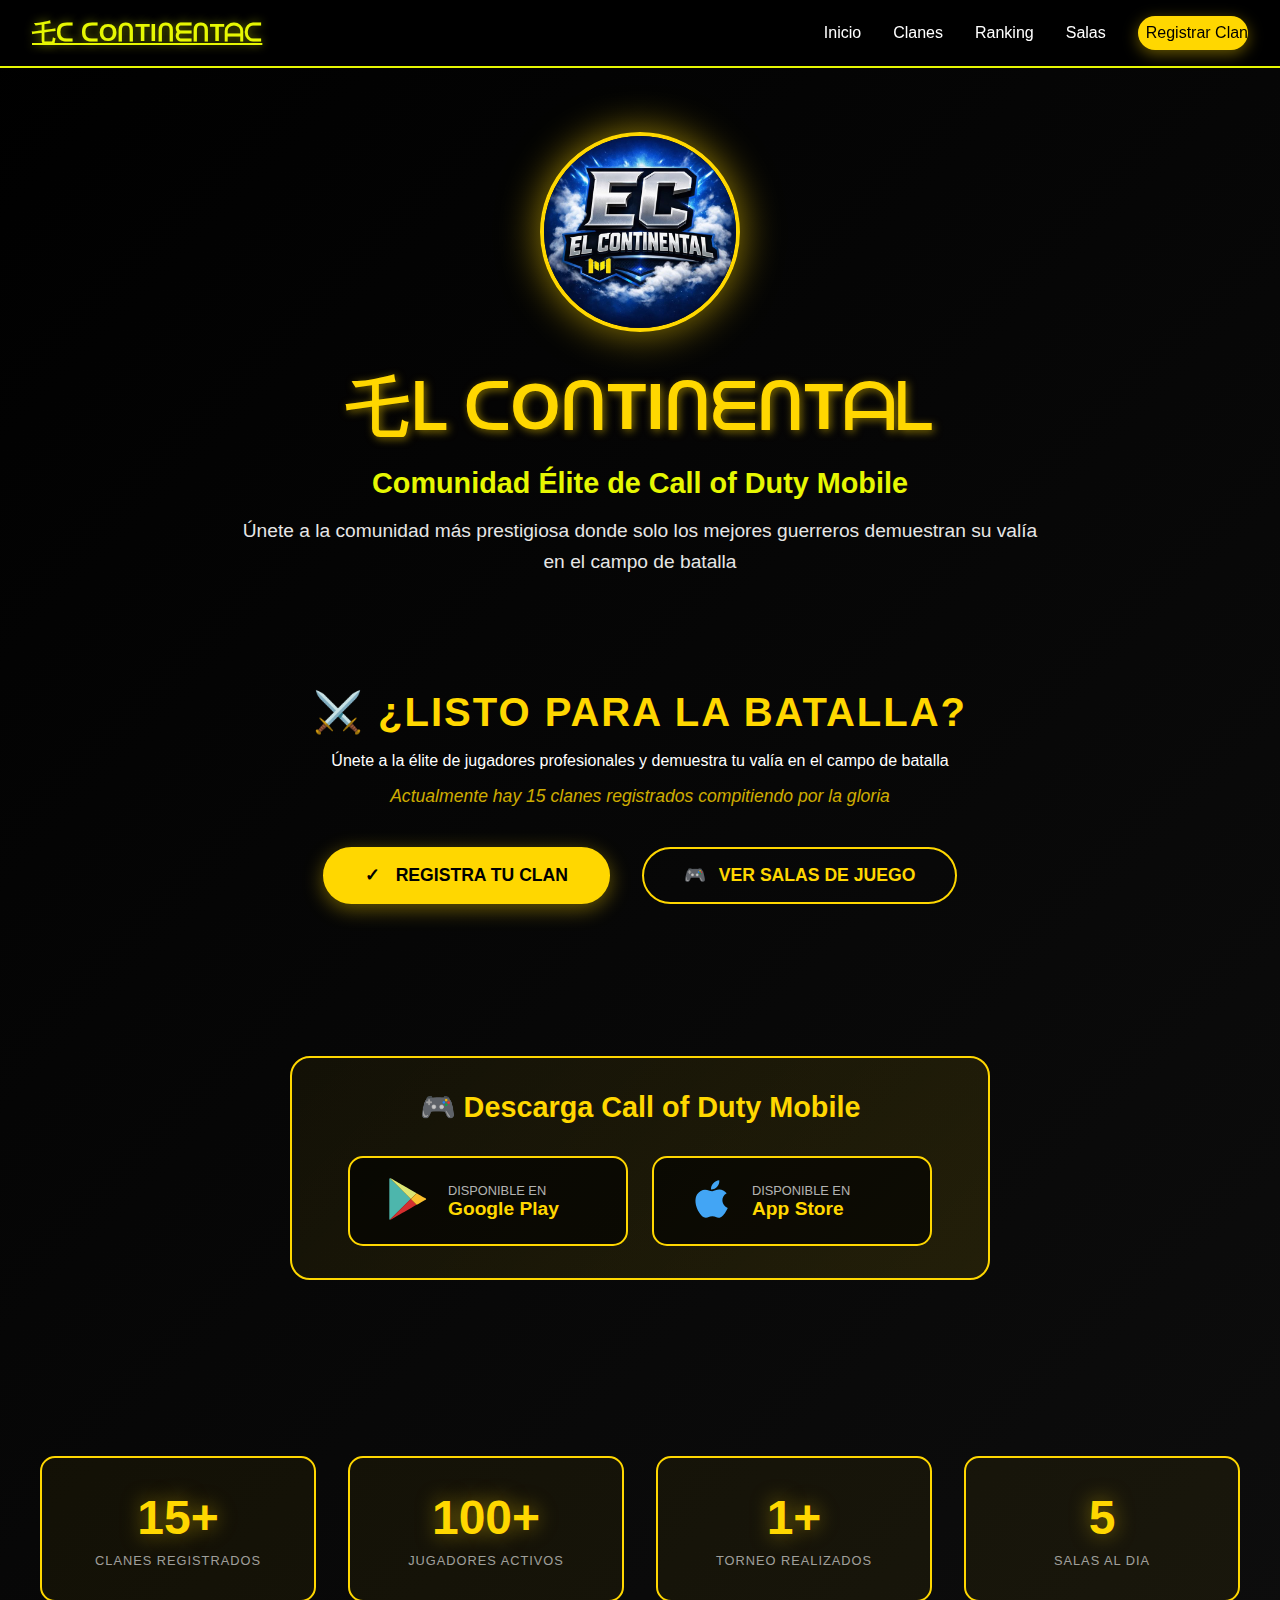
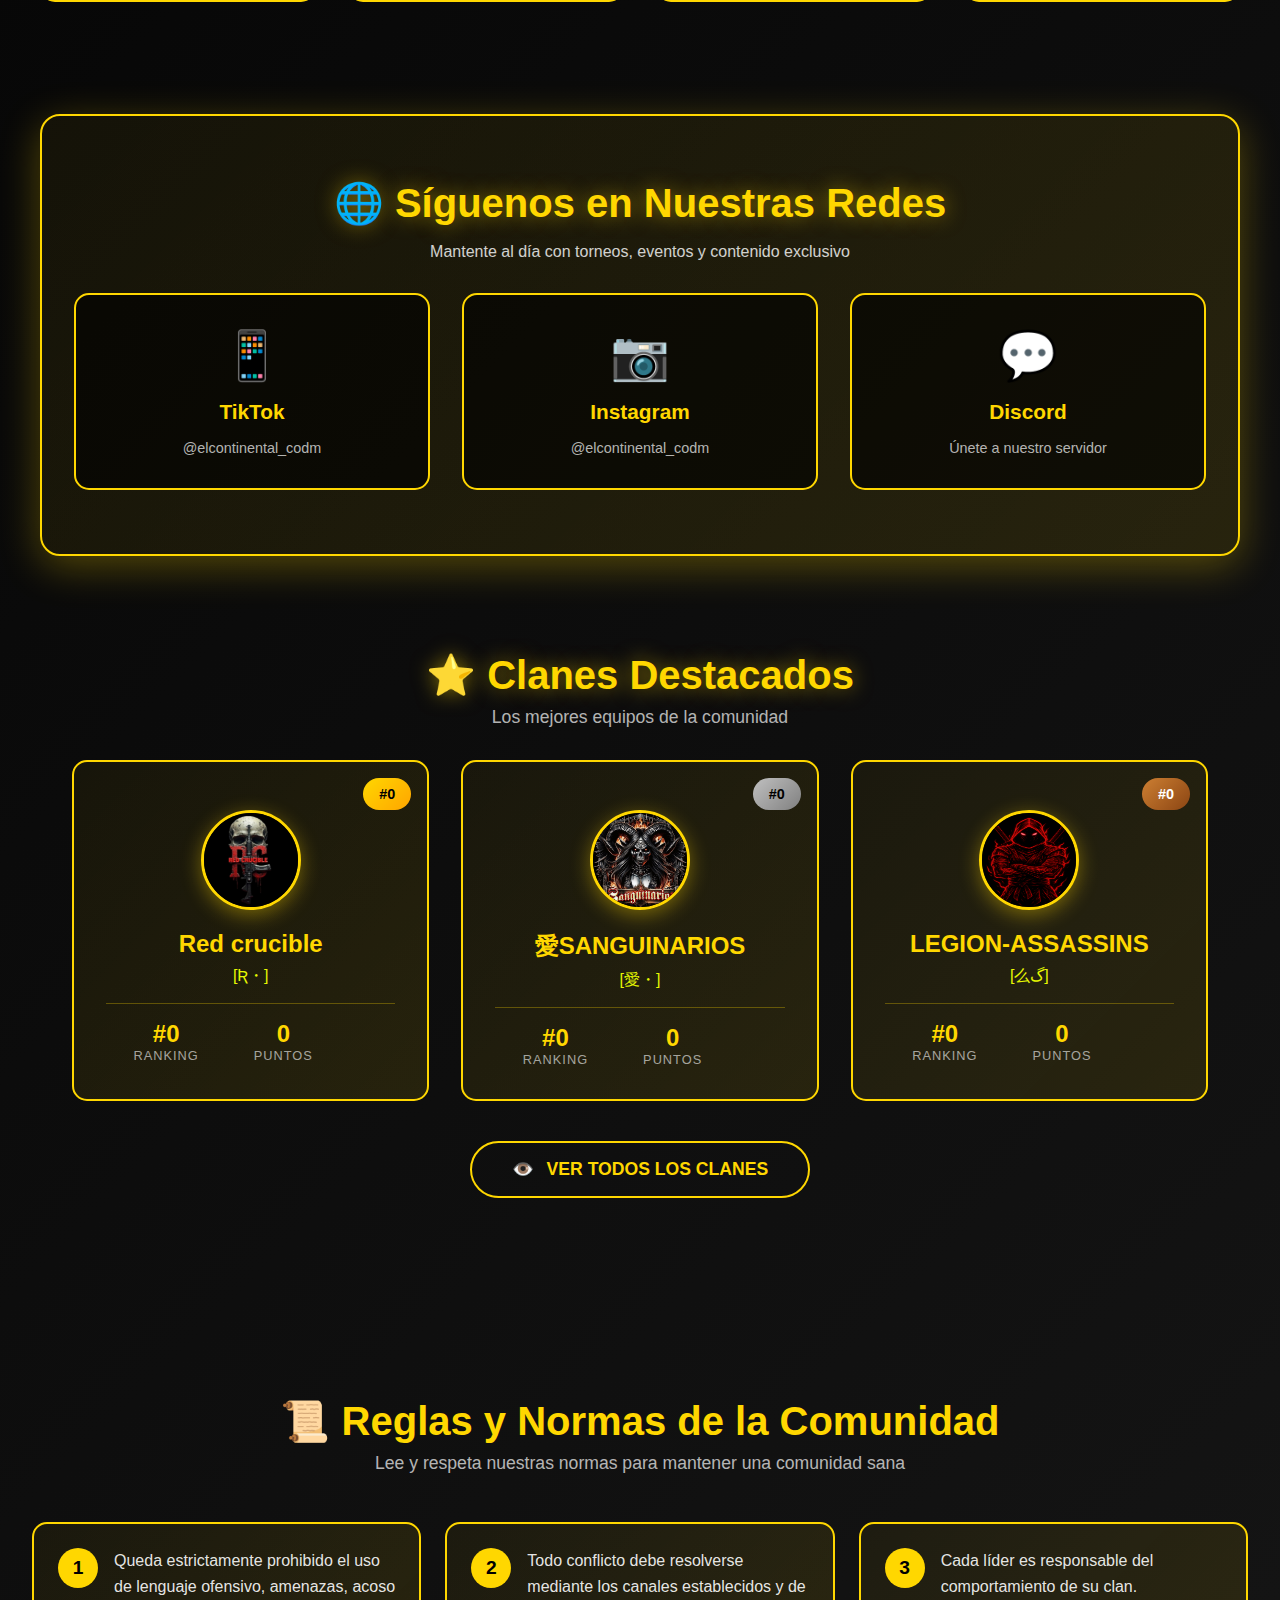
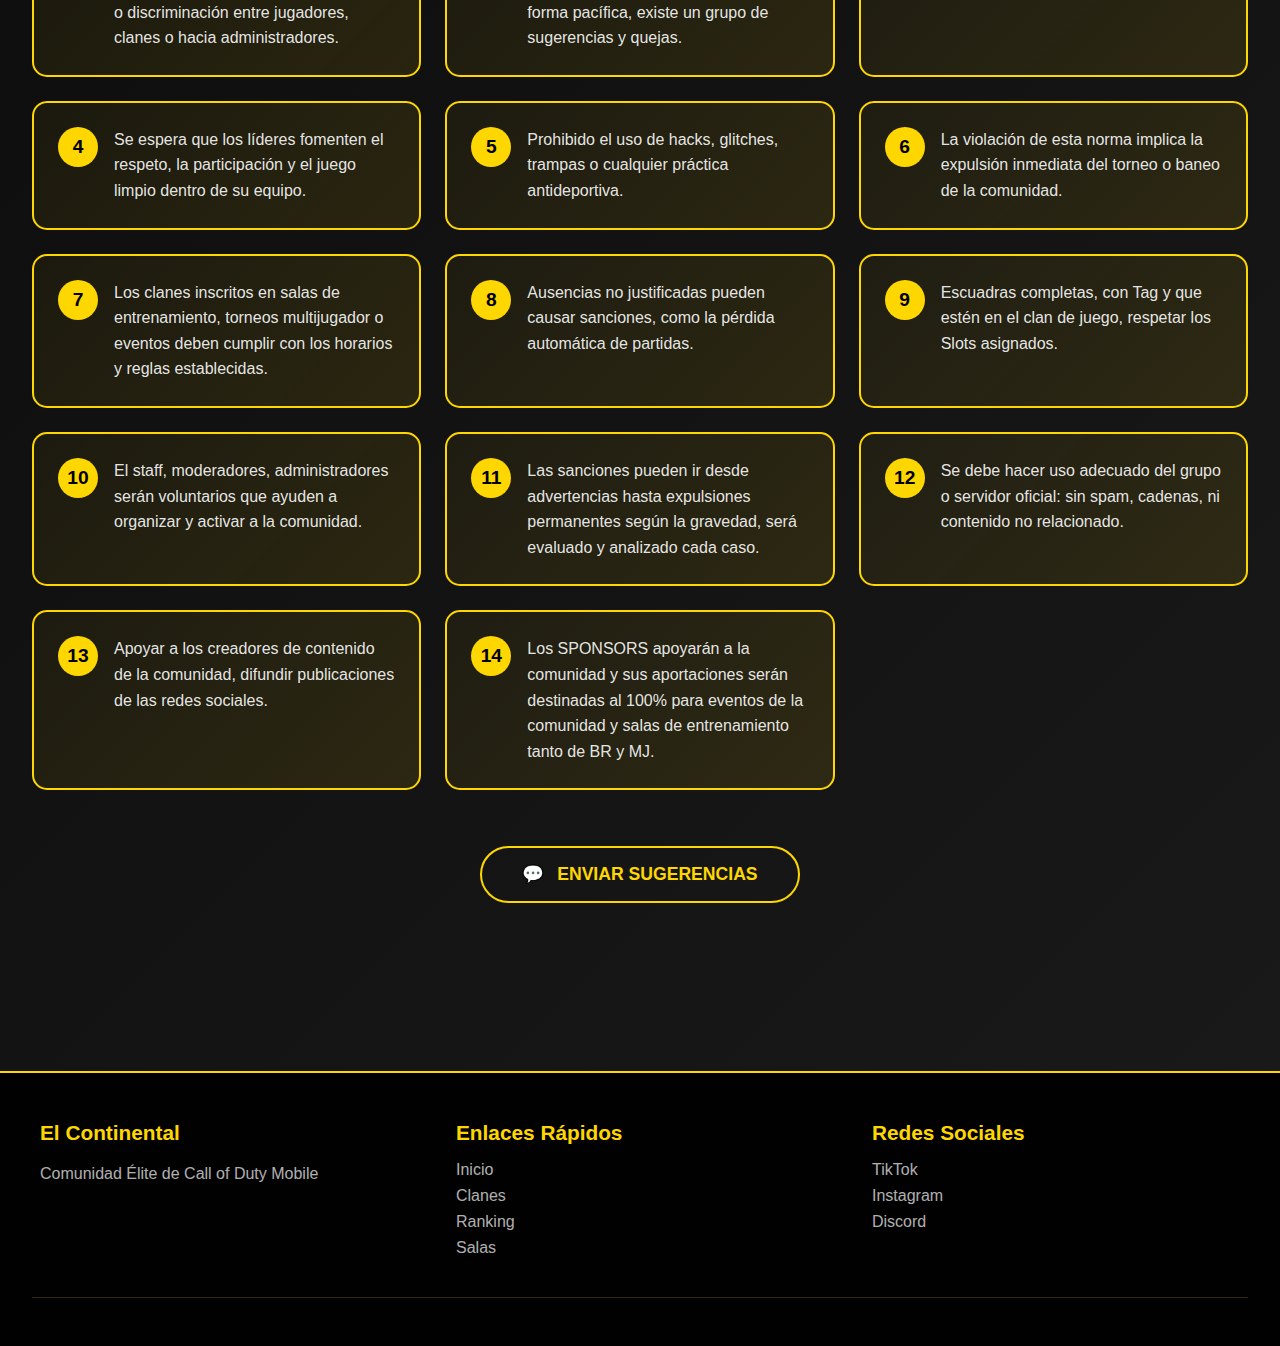
<file: index.html>
<!DOCTYPE html>
<html lang="es">
<head>
    <meta charset="UTF-8">
    <meta name="viewport" content="width=device-width, initial-scale=1.0">
    <title>El Continental - Call of Duty Mobile</title>
    <link rel="stylesheet" href="index.css">
    <link rel="icon" type="image/png" href="logo de sala/logo de pagina .png">
</head>

<body>
    <!-- Navbar Mejorado -->
     <nav>
        <div class="nav-container">
            <a href="index.html" class="logo">
                乇ᑕ ᑕOᑎTIᑎᗴᑎTᗩᑕ
            </a>
            <ul class="nav-links" id="navLinks">
                <li><a href="index.html">Inicio</a></li>
                <li><a href="clanes.html">Clanes</a></li>
                <li><a href="ranking.html">Ranking</a></li>
                <li><a href="salas.html">Salas</a></li>
                <li><a href="https://forms.gle/6PdbKF8PYXojmiov9" target="_blank" class="cta-button">
                    <span></span> Registrar Clan
                </a></li>
            </ul>
            <div class="hamburger" id="hamburger">
                <span></span>
                <span></span>
                <span></span>
            </div>
        </div>
    </nav>

    <!-- Hero Section -->
    <section class="hero-section">
        <img src="logo de sala/logo de pagina .jpg" alt="El Continental Logo" class="hero-logo">
        <div class="hero-content">
            <h1 class="hero-title">乇ᒪ ᑕOᑎTIᑎᗴᑎTᗩᒪ</h1>
            <p class="hero-subtitle">Comunidad Élite de Call of Duty Mobile</p>
            <p class="hero-description">Únete a la comunidad más prestigiosa donde solo los mejores guerreros demuestran su valía en el campo de batalla</p>
            

                <!-- CTA Final -->
    <section class="clanes-section">
        <h2>⚔️ ¿Listo para la Batalla?</h2>
        <p>Únete a la élite de jugadores profesionales y demuestra tu valía en el campo de batalla</p>
        <p class="clanes-status">Actualmente hay 15 clanes registrados compitiendo por la gloria</p>
        <div class="buttons-container">
            <a href="https://forms.gle/6PdbKF8PYXojmiov9" target="_blank" class="btn-primary">
                <span>✓</span>
                Registra Tu Clan
            </a>
            <a href="salas.html" class="btn-secondary">
                <span>🎮</span>
                Ver Salas de Juego
            </a>
        </div>
    </section>
    
            <!-- Descargar Juego -->
            <div class="download-section">
                <h3 class="download-title">🎮 Descarga Call of Duty Mobile</h3>
                <div class="download-buttons">
                    <a href="https://play.google.com/store/apps/details?id=com.activision.callofduty.shooter" 
                       target="_blank" 
                       class="download-btn google-play">
                        <div class="download-icon">
                            <svg viewBox="0 0 48 48" width="40" height="40">
                                <path fill="#4db6ac" d="M7.705,4.043C7.292,4.15,7,4.507,7,5.121c0,1.802,0,18.795,0,18.795S7,42.28,7,43.091c0,0.446,0.197,0.745,0.5,0.856l20.181-20.064L7.705,4.043z"/>
                                <path fill="#dce775" d="M33.237,18.36l-8.307-4.796c0,0-15.245-8.803-16.141-9.32C8.401,4.02,8.019,3.961,7.705,4.043l19.977,19.84L33.237,18.36z"/>
                                <path fill="#d32f2f" d="M8.417,43.802c0.532-0.308,15.284-8.825,24.865-14.357l-5.601-5.735L7.5,43.947C7.748,44.038,8.066,44.004,8.417,43.802z"/>
                                <path fill="#fbc02d" d="M41.398,23.071c-0.796-0.429-8.1-4.676-8.1-4.676l-0.061-0.035l-5.556,5.523l5.601,5.735c4.432-2.559,8.677-5.005,8.998-5.196C42.628,24.248,42.047,23.424,41.398,23.071z"/>
                            </svg>
                        </div>
                        <div class="download-text">
                            <span class="download-available">Disponible en</span>
                            <span class="download-store">Google Play</span>
                        </div>
                    </a>

                    <a href="https://apps.apple.com/us/app/call-of-duty-mobile/id1287282214" 
                       target="_blank" 
                       class="download-btn app-store">
                        <div class="download-icon">
                            <svg viewBox="0 0 48 48" width="40" height="40">
                                <path fill="#42A5F5" d="M40.084,32.613c-0.848,1.835-1.254,2.655-2.342,4.274c-1.521,2.264-3.67,5.089-6.326,5.109c-2.361,0.018-2.971-1.507-6.176-1.482c-3.204,0.016-3.872,1.51-6.237,1.484c-2.654-0.022-4.688-2.568-6.21-4.826c-4.259-6.34-4.707-13.768-2.076-17.721c1.861-2.803,4.807-4.449,7.572-4.449c2.817,0,4.588,1.514,6.916,1.514c2.262,0,3.638-1.517,6.896-1.517c2.464,0,5.07,1.313,6.931,3.575C32.942,21.836,33.931,30.337,40.084,32.613z"/>
                                <path fill="#42A5F5" d="M30.046,12.072c1.269-1.577,2.232-3.804,1.882-6.072c-2.069,0.138-4.491,1.418-5.905,3.075c-1.282,1.51-2.345,3.752-1.931,5.922C26.351,15.066,28.689,13.764,30.046,12.072z"/>
                            </svg>
                        </div>
                        <div class="download-text">
                            <span class="download-available">Disponible en</span>
                            <span class="download-store">App Store</span>
                        </div>
                    </a>
                </div>
            </div>
        </div>
    </section>

    <!-- Stats Section -->
    <section class="stats-section">
        <div class="stats-container">
            <div class="stat-card">
                <div class="stat-number">15+</div>
                <div class="stat-label">Clanes Registrados</div>
            </div>
            <div class="stat-card">
                <div class="stat-number">100+</div>
                <div class="stat-label">Jugadores Activos</div>
            </div>
            <div class="stat-card">
                <div class="stat-number">1+</div>
                <div class="stat-label">Torneo Realizados</div>
            </div>
            <div class="stat-card">
                <div class="stat-number">5</div>
                <div class="stat-label">Salas al dia</div>
            </div>
        </div>
    </section>

    <!-- Redes Sociales -->
    <section class="social-section">
        <h2>🌐 Síguenos en Nuestras Redes</h2>
        <p style="text-align: center; margin-bottom: 2rem; opacity: 0.8;">
            Mantente al día con torneos, eventos y contenido exclusivo
        </p>
        <div class="social-grid">
            <a href="https://www.tiktok.com/@elcontinentalcodm?_t=ZS-8zN9gbWFxcD&_r=1" target="_blank" class="social-card">
                <div class="social-icon">📱</div>
                <div class="social-name">TikTok</div>
                <div class="social-handle">@elcontinental_codm</div>
            </a>

            <a href="https://www.instagram.com/elcontinentalcodm?igsh=MWM4aGN1NGJybGU3NQ==" target="_blank" class="social-card">
                <div class="social-icon">📷</div>
                <div class="social-name">Instagram</div>
                <div class="social-handle">@elcontinental_codm</div>
            </a>

            <a href="https://discord.com/invite/BFgupYEYUq" target="_blank" class="social-card">
                <div class="social-icon">💬</div>
                <div class="social-name">Discord</div>
                <div class="social-handle">Únete a nuestro servidor</div>
            </a>
        </div>
    </section>

    <!-- Clanes Destacados -->
    <section class="clanes-destacados">
        <h2>⭐ Clanes Destacados</h2>
        <p class="section-subtitle">Los mejores equipos de la comunidad</p>
        <div class="clanes-grid">
            <div class="clan-card-mini">
                <div class="clan-rank-badge gold">#0</div>
                <img src="Clanes/Red Crucible.jpg" alt="Red Crucible" class="clan-logo-mini">
                <div class="clan-name-mini">Red crucible</div>
                <div class="clan-tag-mini">[Ʀ・]</div>
                <div class="clan-stats">
                    <div class="clan-stat">
                        <div class="stat-value">#0</div>
                        <div class="stat-label">Ranking</div>
                    </div>
                    <div class="clan-stat">
                        <div class="stat-value">0</div>
                        <div class="stat-label">Puntos</div>
                    </div>
                    <div class="clan-stat">
                    </div>
                </div>
            </div>

            <div class="clan-card-mini">
                <div class="clan-rank-badge silver">#0</div>
                <img src="Clanes/愛SANGUINARIOS.jpg" alt="愛SANGUINARIOS" class="clan-logo-mini">
                <div class="clan-name-mini">愛SANGUINARIOS</div>
                <div class="clan-tag-mini">[愛・]</div>
                <div class="clan-stats">
                    <div class="clan-stat">
                        <div class="stat-value">#0</div>
                        <div class="stat-label">Ranking</div>
                    </div>
                    <div class="clan-stat">
                        <div class="stat-value">0</div>
                        <div class="stat-label">Puntos</div>
                    </div>
                    <div class="clan-stat">
                    </div>
                </div>
            </div>

            <div class="clan-card-mini">
                <div class="clan-rank-badge bronze">#0</div>
                <img src="Clanes/LEGION-ASSASSINS.png" alt="LEGION-ASSASSINS" class="clan-logo-mini">
                <div class="clan-name-mini">LEGION-ASSASSINS </div>
                <div class="clan-tag-mini">[么گ]</div>
                <div class="clan-stats">
                    <div class="clan-stat">
                        <div class="stat-value">#0</div>
                        <div class="stat-label">Ranking</div>
                    </div>
                    <div class="clan-stat">
                        <div class="stat-value">0</div>
                        <div class="stat-label">Puntos</div>
                    </div>
                    <div class="clan-stat">
                    </div>
                </div>
            </div>
        </div>

        <div class="buttons-container">
            <a href="clanes.html" class="btn-secondary">
                <span>👁️</span>
                Ver Todos los Clanes
            </a>
        </div>
    </section>

    <!-- Reglas -->
    <section class="rules-section">
        <div class="content">
            <h2>📜 Reglas y Normas de la Comunidad</h2>
            <p class="section-subtitle">Lee y respeta nuestras normas para mantener una comunidad sana</p>
            
            <div class="rules-grid">
                <div class="rule-card">
                    <div class="rule-number">1</div>
                    <p>Queda estrictamente prohibido el uso de lenguaje ofensivo, amenazas, acoso o discriminación entre jugadores, clanes o hacia administradores.</p>
                </div>

                <div class="rule-card">
                    <div class="rule-number">2</div>
                    <p>Todo conflicto debe resolverse mediante los canales establecidos y de forma pacífica, existe un grupo de sugerencias y quejas.</p>
                </div>

                <div class="rule-card">
                    <div class="rule-number">3</div>
                    <p>Cada líder es responsable del comportamiento de su clan.</p>
                </div>

                <div class="rule-card">
                    <div class="rule-number">4</div>
                    <p>Se espera que los líderes fomenten el respeto, la participación y el juego limpio dentro de su equipo.</p>
                </div>

                <div class="rule-card">
                    <div class="rule-number">5</div>
                    <p>Prohibido el uso de hacks, glitches, trampas o cualquier práctica antideportiva.</p>
                </div>

                <div class="rule-card">
                    <div class="rule-number">6</div>
                    <p>La violación de esta norma implica la expulsión inmediata del torneo o baneo de la comunidad.</p>
                </div>

                <div class="rule-card">
                    <div class="rule-number">7</div>
                    <p>Los clanes inscritos en salas de entrenamiento, torneos multijugador o eventos deben cumplir con los horarios y reglas establecidas.</p>
                </div>

                <div class="rule-card">
                    <div class="rule-number">8</div>
                    <p>Ausencias no justificadas pueden causar sanciones, como la pérdida automática de partidas.</p>
                </div>

                <div class="rule-card">
                    <div class="rule-number">9</div>
                    <p>Escuadras completas, con Tag y que estén en el clan de juego, respetar los Slots asignados.</p>
                </div>

                <div class="rule-card">
                    <div class="rule-number">10</div>
                    <p>El staff, moderadores, administradores serán voluntarios que ayuden a organizar y activar a la comunidad.</p>
                </div>

                <div class="rule-card">
                    <div class="rule-number">11</div>
                    <p>Las sanciones pueden ir desde advertencias hasta expulsiones permanentes según la gravedad, será evaluado y analizado cada caso.</p>
                </div>

                <div class="rule-card">
                    <div class="rule-number">12</div>
                    <p>Se debe hacer uso adecuado del grupo o servidor oficial: sin spam, cadenas, ni contenido no relacionado.</p>
                </div>

                <div class="rule-card">
                    <div class="rule-number">13</div>
                    <p>Apoyar a los creadores de contenido de la comunidad, difundir publicaciones de las redes sociales.</p>
                </div>

                <div class="rule-card">
                    <div class="rule-number">14</div>
                    <p>Los SPONSORS apoyarán a la comunidad y sus aportaciones serán destinadas al 100% para eventos de la comunidad y salas de entrenamiento tanto de BR y MJ.</p>
                </div>
            </div>

            <div class="buttons-container">
                <a href="https://forms.gle/MuxooBsn8ibS4pNq7" target="_blank" class="btn-secondary">
                    <span>💬</span>
                    Enviar Sugerencias
                </a>
            </div>
        </div>
    </section>



    <!-- Footer -->
    <footer>
        <div class="footer-content">
            <div class="footer-section">
                <h3>El Continental</h3>
                <p>Comunidad Élite de Call of Duty Mobile</p>
            </div>
            <div class="footer-section">
                <h3>Enlaces Rápidos</h3>
                <ul class="footer-links">
                    <li><a href="index.html">Inicio</a></li>
                    <li><a href="clanes.html">Clanes</a></li>
                    <li><a href="ranking.html">Ranking</a></li>
                    <li><a href="salas.html">Salas</a></li>
                </ul>
            </div>
            <div class="footer-section">
                <h3>Redes Sociales</h3>
                <div class="footer-social">
                    <a href="https://www.tiktok.com/@elcontinentalcodm" target="_blank">TikTok</a>
                    <a href="https://www.instagram.com/elcontinentalcodm" target="_blank">Instagram</a>
                    <a href="https://discord.com/invite/BFgupYEYUq" target="_blank">Discord</a>
                </div>
            </div>
        </div>
        <div class="footer-bottom">
        </div>
    </footer>

    <!-- JavaScript -->
    <script>
        const hamburger = document.getElementById('hamburger');
        const navLinks = document.getElementById('navLinks');

        hamburger.addEventListener('click', () => {
            hamburger.classList.toggle('active');
            navLinks.classList.toggle('active');
        });

        document.querySelectorAll('.nav-links a').forEach(link => {
            link.addEventListener('click', () => {
                hamburger.classList.remove('active');
                navLinks.classList.remove('active');
            });
        });

        document.addEventListener('click', (e) => {
            if (!hamburger.contains(e.target) && !navLinks.contains(e.target)) {
                hamburger.classList.remove('active');
                navLinks.classList.remove('active');
            }
        });

        // Smooth scroll
        document.querySelectorAll('a[href^="#"]').forEach(anchor => {
            anchor.addEventListener('click', function (e) {
                e.preventDefault();
                const target = document.querySelector(this.getAttribute('href'));
                if (target) {
                    target.scrollIntoView({ behavior: 'smooth', block: 'start' });
                }
            });
        });
    </script>
</body>
</html>
</file>
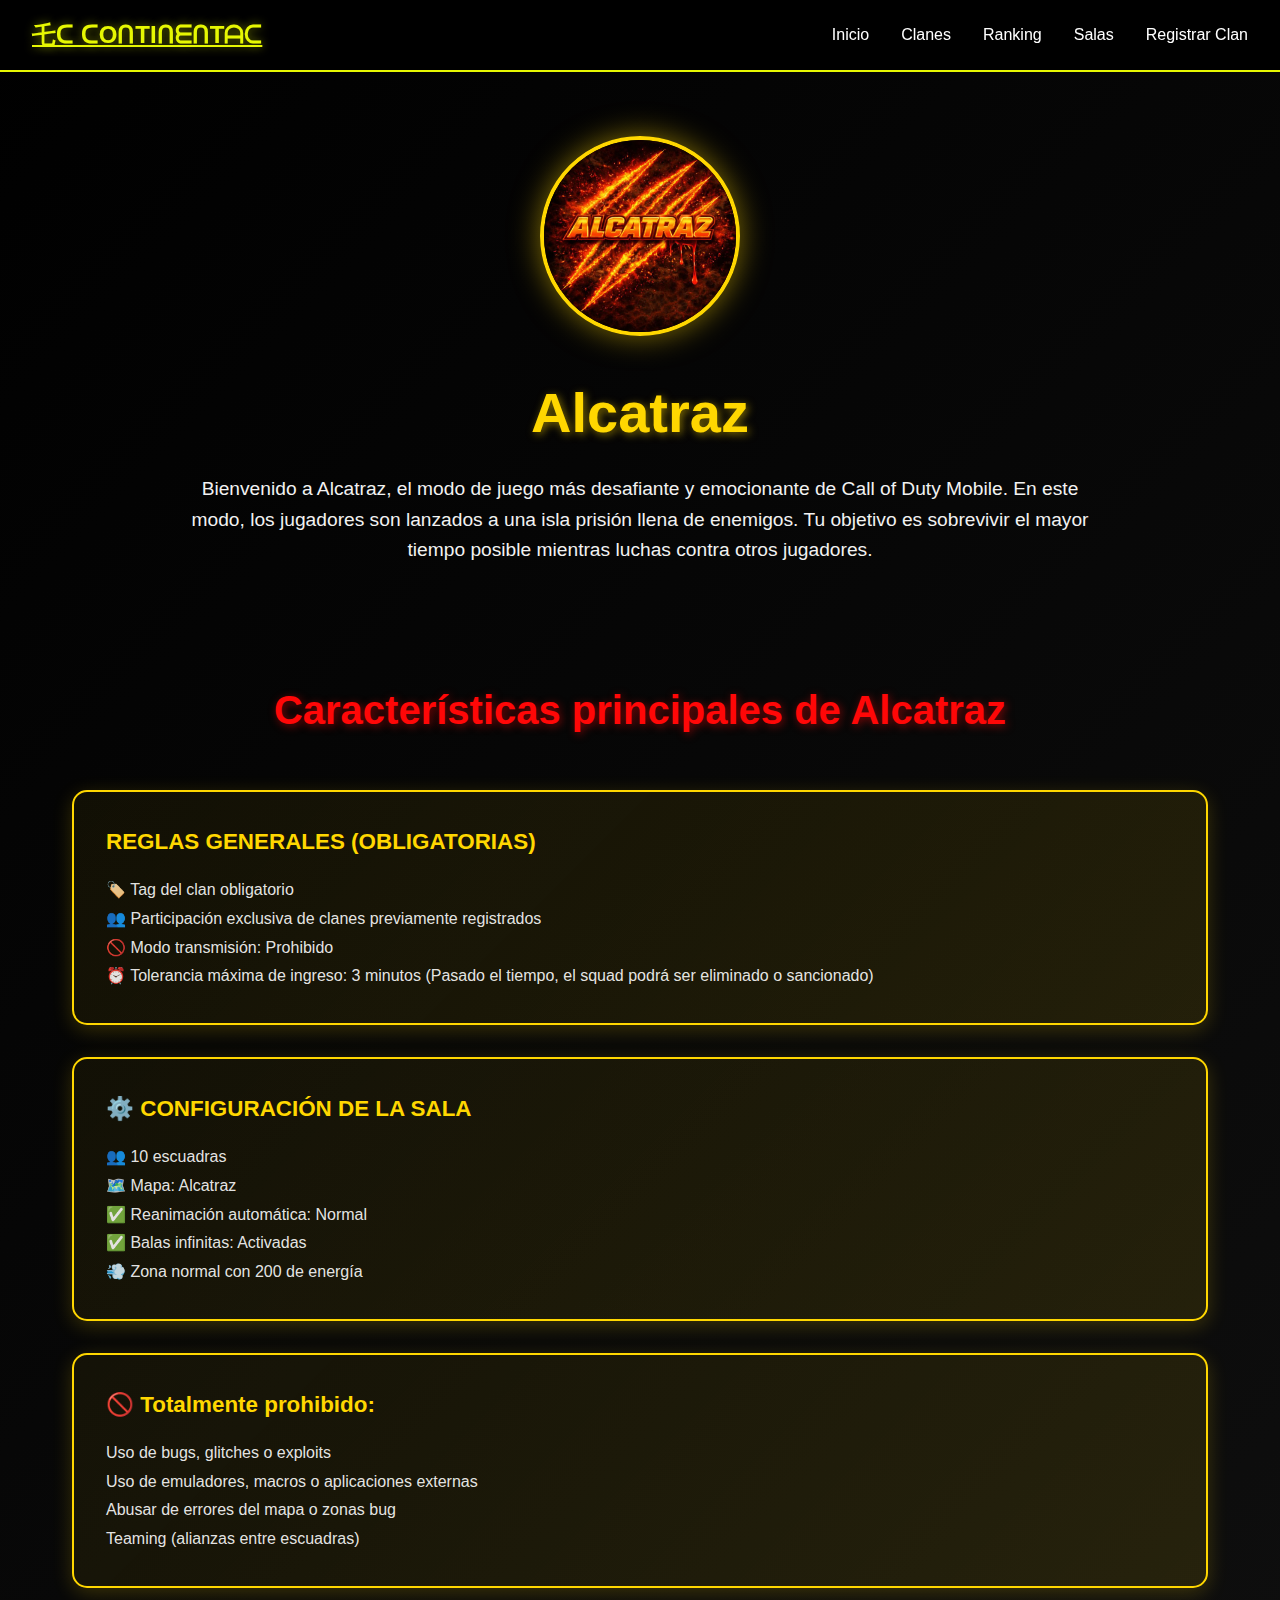
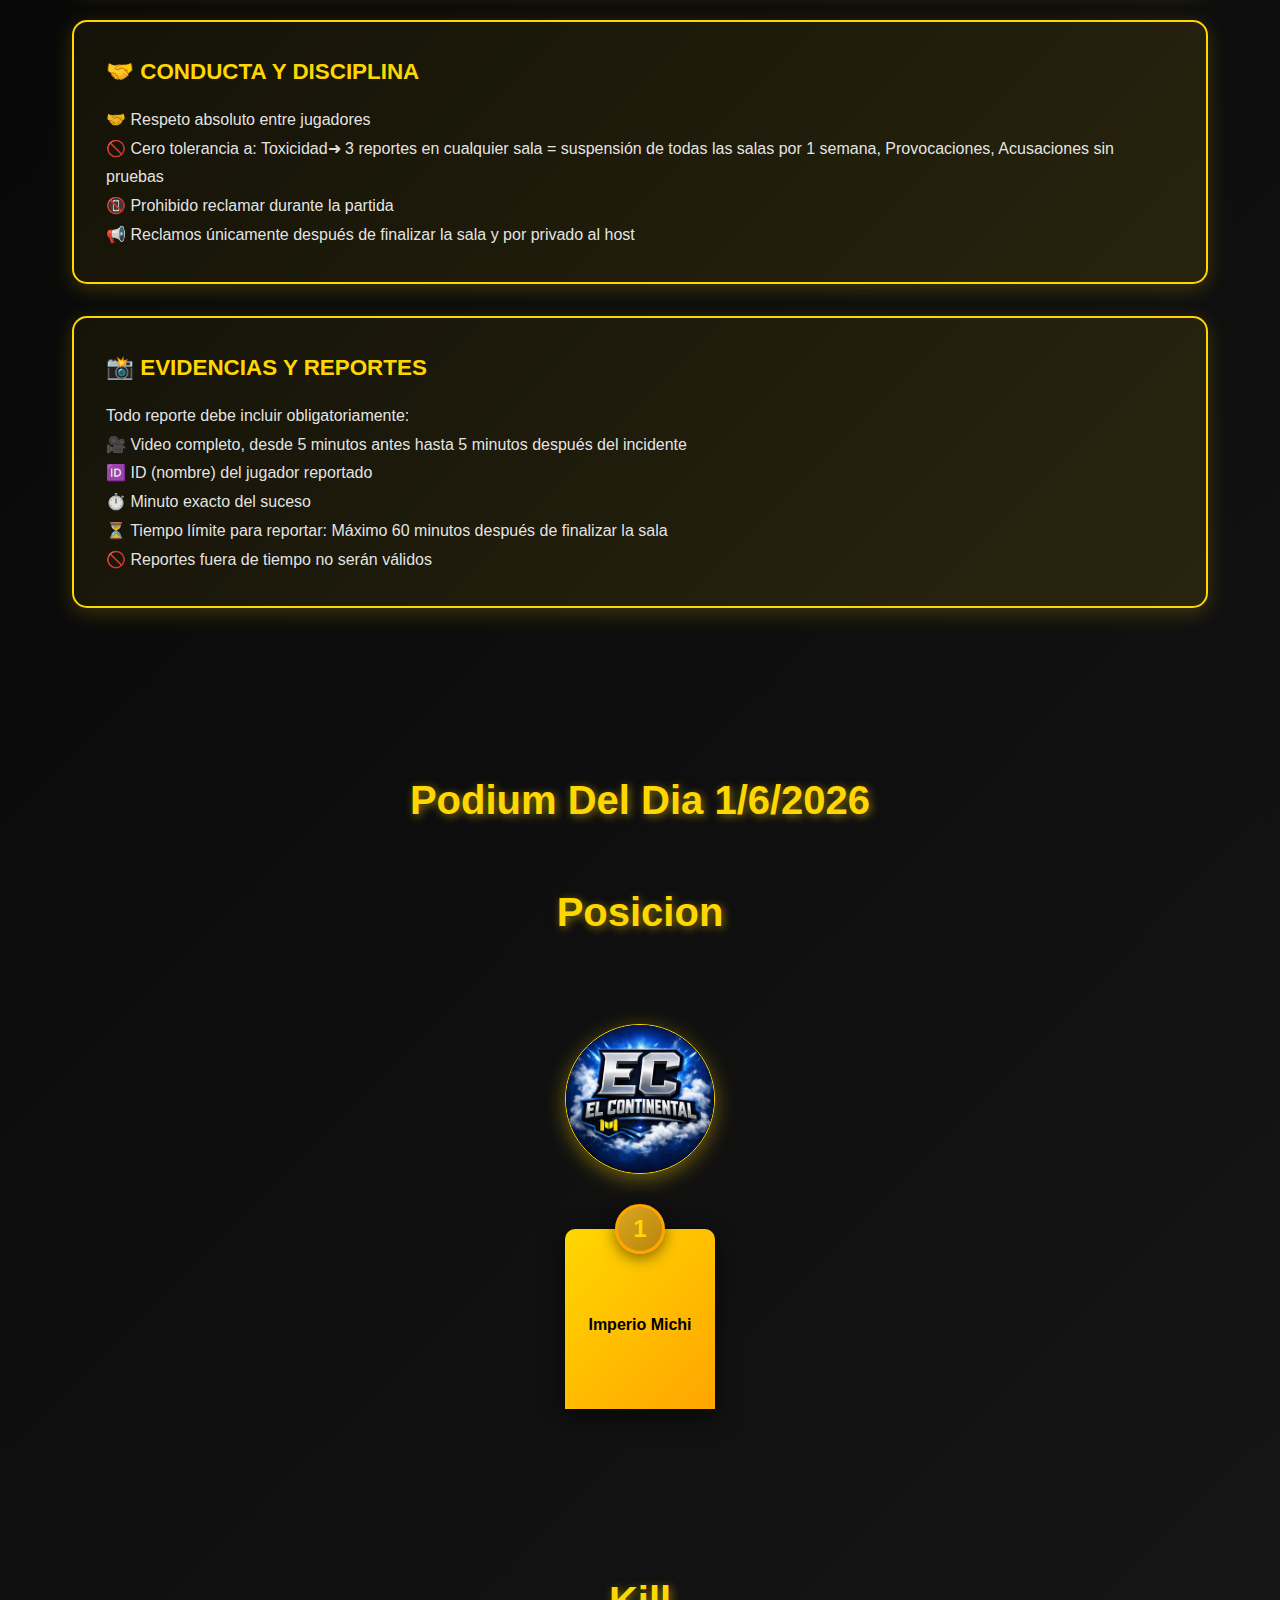
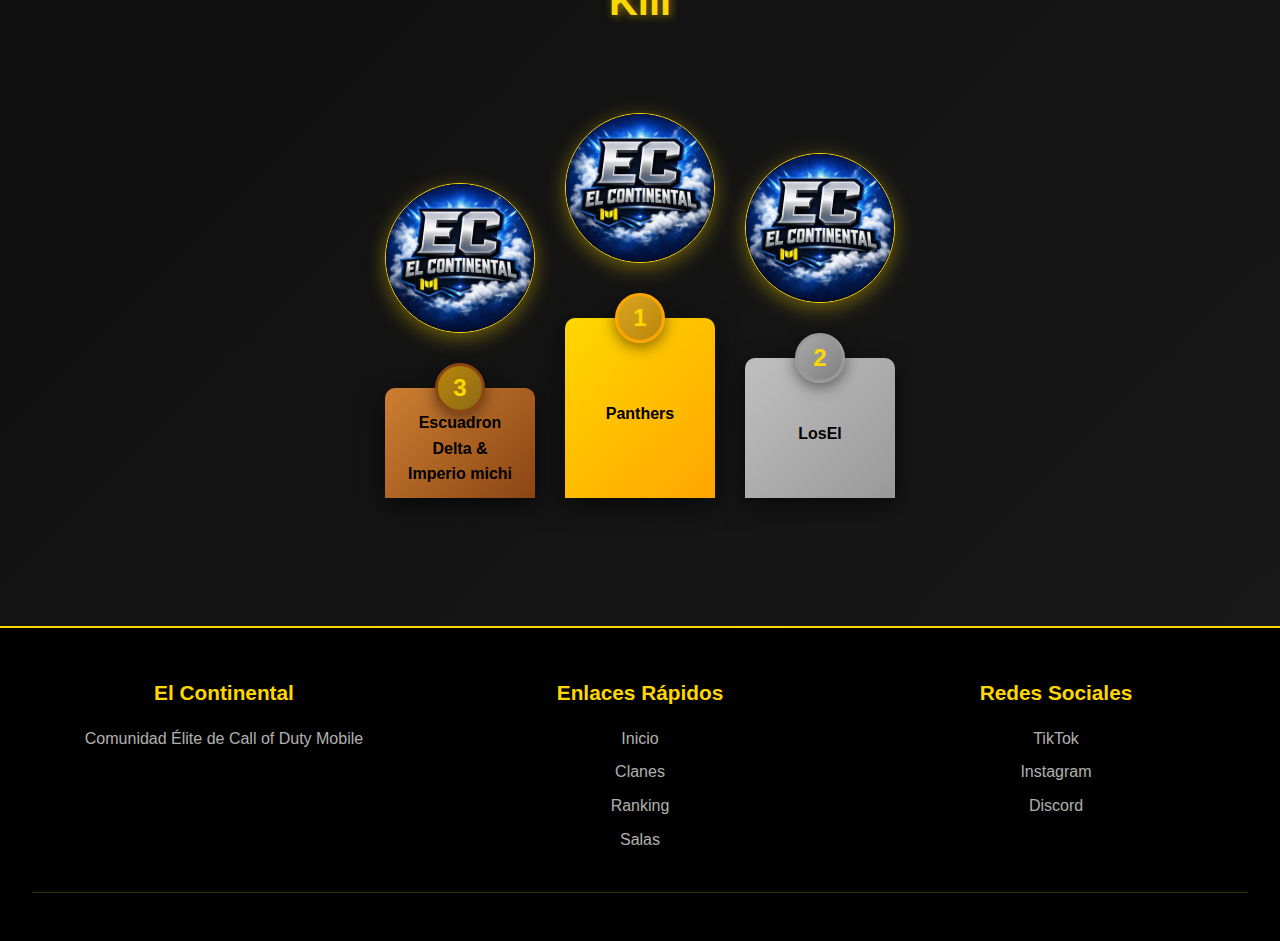
<file: Alcatraz.html>
<!DOCTYPE html>
<html lang="es">
<head>
    <meta charset="UTF-8">
    <meta name="viewport" content="width=device-width, initial-scale=1.0">
    <link rel="stylesheet" href="Alcatraz.css">
    <link rel="icon" type="image/png" href="logo de sala/logo de pagina .png">
    <title>Alcatraz - Call of Duty Mobile</title>

<body>
     <nav>
        <div class="nav-container">
            <a href="index.html" class="logo">
                乇ᑕ ᑕOᑎTIᑎᗴᑎTᗩᑕ
            </a>
            <ul class="nav-links" id="navLinks">
                <li><a href="index.html">Inicio</a></li>
                <li><a href="clanes.html">Clanes</a></li>
                <li><a href="ranking.html">Ranking</a></li>
                <li><a href="salas.html">Salas</a></li>
             <li><a href="https://forms.gle/6PdbKF8PYXojmiov9" target="_blank" class="cta-button">
                    <span></span> Registrar Clan
                </a></li>
            </ul>
            <div class="hamburger" id="hamburger">
                <span></span>
                <span></span>
                <span></span>
            </div>
        </div>
    </nav>

    <section class="hero">
        <img src="logo de sala/Alcatraz.png" alt="Alcatraz Logo" class="hero-image">
        <h1>Alcatraz</h1>
        <p>Bienvenido a Alcatraz, el modo de juego más desafiante y emocionante de Call of Duty Mobile.
             En este modo, los jugadores son lanzados a una isla prisión llena de enemigos. Tu objetivo es sobrevivir el mayor tiempo posible mientras luchas contra otros jugadores.</p>
    </section>

    <section class="features">
        <h2>Características principales de Alcatraz</h2>
        
        <div class="feature-box">
            <h3>REGLAS GENERALES (OBLIGATORIAS)</h3>
            <p>🏷️ Tag del clan obligatorio</p>  
            <p>👥 Participación exclusiva de clanes previamente registrados</p>
            <p>🚫 Modo transmisión: Prohibido</p>
            <p>⏰ Tolerancia máxima de ingreso: 3 minutos (Pasado el tiempo, el squad podrá ser eliminado o sancionado)</p>
        </div>

        <div class="feature-box">
            <h3>⚙️ CONFIGURACIÓN DE LA SALA</h3>
            <p>👥 10 escuadras</p>
            <p>🗺️ Mapa: Alcatraz</p>    
            <p>✅ Reanimación automática: Normal</p>
            <p>✅ Balas infinitas: Activadas</p>
            <p>💨 Zona normal con 200 de energía</p>
        </div>

        <div class="feature-box">
            <h3>🚫 Totalmente prohibido:</h3>
            <p>Uso de bugs, glitches o exploits</p>
            <p>Uso de emuladores, macros o aplicaciones externas</p>
            <p>Abusar de errores del mapa o zonas bug</p>
            <p>Teaming (alianzas entre escuadras)</p>
        </div>

        <div class="feature-box">
            <h3>🤝 CONDUCTA Y DISCIPLINA</h3>
            <p>🤝 Respeto absoluto entre jugadores</p>
            <p>🚫 Cero tolerancia a: Toxicidad➜ 3 reportes en cualquier sala = suspensión de todas las salas por 1 semana, Provocaciones, Acusaciones sin pruebas</p>
            <p>📵 Prohibido reclamar durante la partida</p>
            <p>📢 Reclamos únicamente después de finalizar la sala y por privado al host</p>
        </div>

        <div class="feature-box">
            <h3>📸 EVIDENCIAS Y REPORTES</h3>
            <p>Todo reporte debe incluir obligatoriamente:</p>
            <p>🎥 Video completo, desde 5 minutos antes hasta 5 minutos después del incidente</p>
            <p>🆔 ID (nombre) del jugador reportado</p>
            <p>⏱️ Minuto exacto del suceso</p>
            <p>⏳ Tiempo límite para reportar: Máximo 60 minutos después de finalizar la sala</p>
            <p>🚫 Reportes fuera de tiempo no serán válidos</p>
        </div>
    </section>

    <section class="podium-section">
        <h2>Podium Del Dia 1/6/2026</h2>
        <h2>Posicion</h2>
        <div class="podium-container">
            <div class="podium-item level-1">
                <img src="logo de sala/logo de pagina .jpg" alt="Player 1" class="podium-avatar">
                <div class="podium-number">1</div>
                <div class="podium-content">
                    <p>Imperio Michi</p>
                </div>


                </div>
            </div>
        </div>
    </section>

        <section class="podium-section">
        <h2>Kill</h2>
        <div class="podium-container">
            <div class="podium-item level-3">
                <img src="logo de sala/logo de pagina .jpg" alt="Player 3" class="podium-avatar">
                <div class="podium-number">3</div>
                <div class="podium-content">
                    <p>Escuadron Delta & Imperio michi</p>
                </div>
            </div>
            <div class="podium-item level-1">
                <img src="logo de sala/logo de pagina .jpg" alt="Player 1" class="podium-avatar">
                <div class="podium-number">1</div>
                <div class="podium-content">
                    <p>Panthers</p>
                </div>
            </div>
            <div class="podium-item level-2">
                <img src="logo de sala/logo de pagina .jpg" alt="Player 2" class="podium-avatar">
                <div class="podium-number">2</div>
                <div class="podium-content">
                    <p>LosEl</p>
                </div>
            </div>
        </div>
    </section>
    
    <!-- Footer -->
    <footer>
        <div class="footer-content">
            <div class="footer-section">
                <h3>El Continental</h3>
                <p>Comunidad Élite de Call of Duty Mobile</p>
            </div>
            <div class="footer-section">
                <h3>Enlaces Rápidos</h3>
                <ul class="footer-links">
                    <li><a href="index.html">Inicio</a></li>
                    <li><a href="clanes.html">Clanes</a></li>
                    <li><a href="ranking.html">Ranking</a></li>
                    <li><a href="salas.html">Salas</a></li>
                </ul>
            </div>
            <div class="footer-section">
                <h3>Redes Sociales</h3>
                <div class="footer-social">
                    <a href="https://www.tiktok.com/@elcontinentalcodm" target="_blank">TikTok</a>
                    <a href="https://www.instagram.com/elcontinentalcodm" target="_blank">Instagram</a>
                    <a href="https://discord.com/invite/BFgupYEYUq" target="_blank">Discord</a>
                </div>
            </div>
        </div>
        <div class="footer-bottom">
        </div>
    </footer>
    
    <script>
        const hamburger = document.getElementById('hamburger');
        const navLinks = document.getElementById('navLinks');

        hamburger.addEventListener('click', () => {
            hamburger.classList.toggle('active');
            navLinks.classList.toggle('active');
        });

        document.querySelectorAll('.nav-links a').forEach(link => {
            link.addEventListener('click', () => {
                hamburger.classList.remove('active');
                navLinks.classList.remove('active');
            });
        });

        // Cerrar menú al hacer clic fuera
        document.addEventListener('click', (e) => {
            if (!hamburger.contains(e.target) && !navLinks.contains(e.target)) {
                hamburger.classList.remove('active');
                navLinks.classList.remove('active');
            }
        });
    </script>
</body>
</html>
</file>
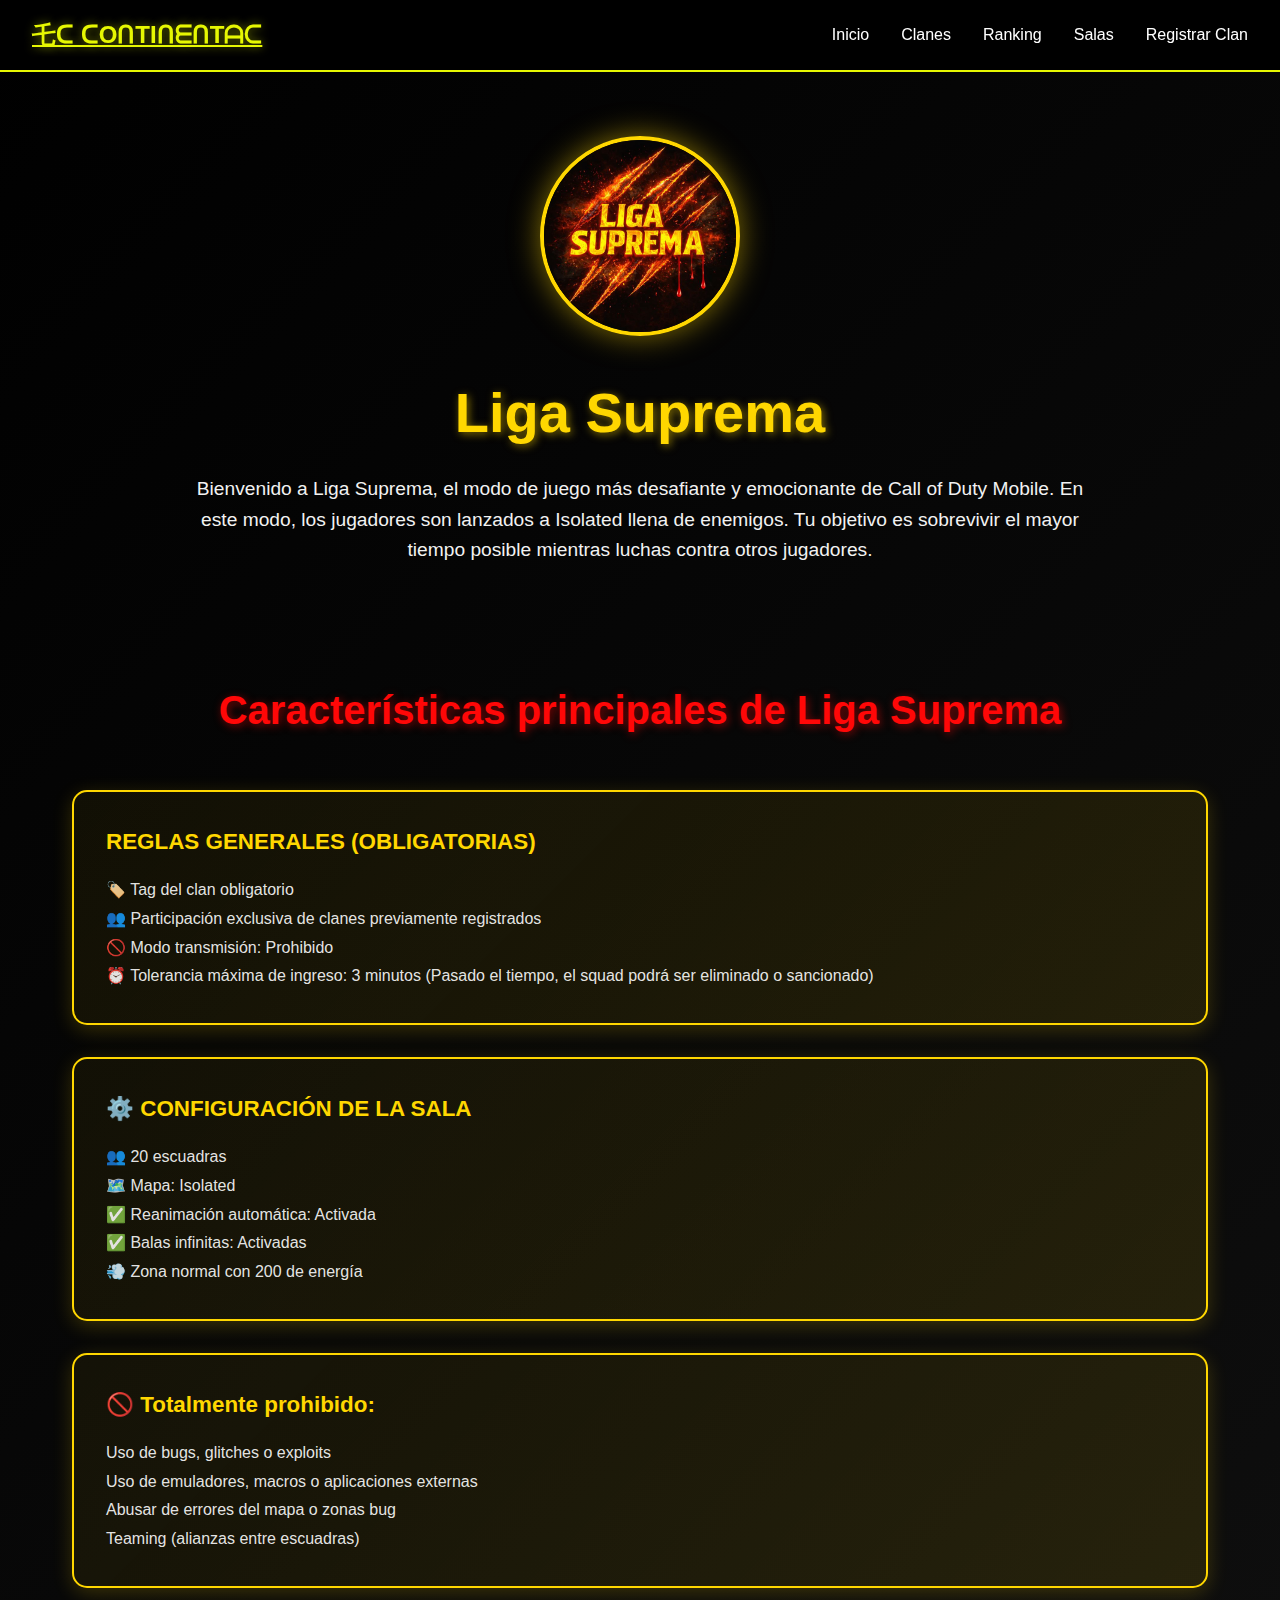
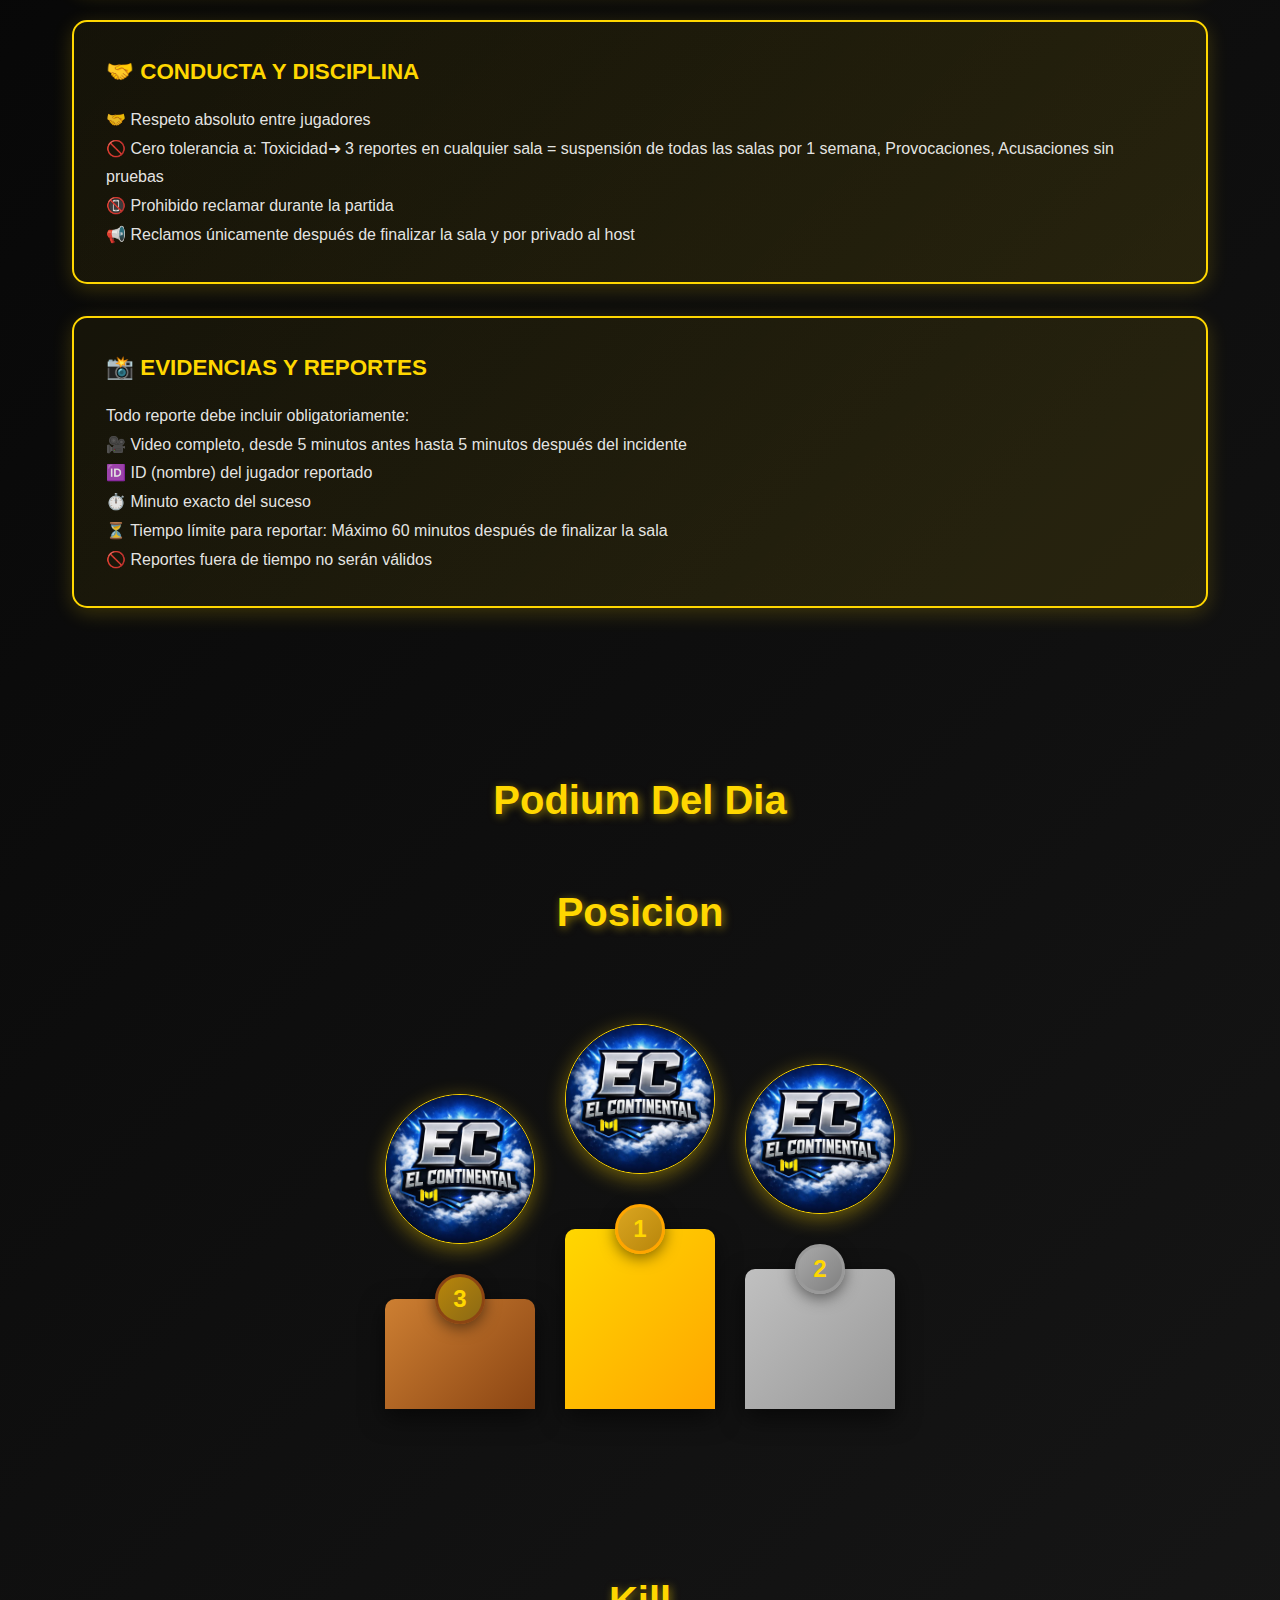
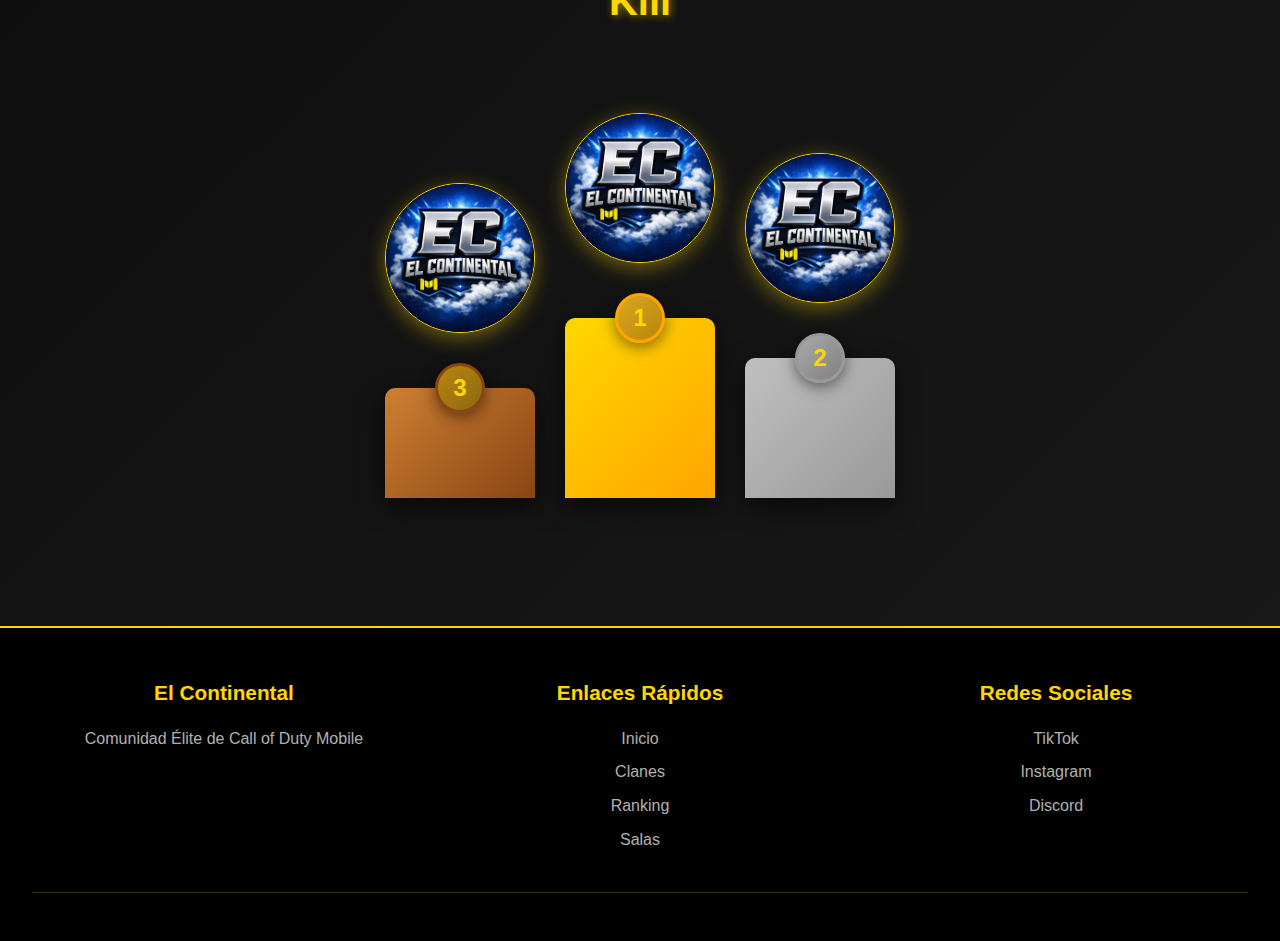
<file: Liga Suprema.html>
<!DOCTYPE html>
<html lang="es">
<head>
    <meta charset="UTF-8">
    <meta name="viewport" content="width=device-width, initial-scale=1.0">
    <link rel="stylesheet" href="Alcatraz.css">
    <link rel="icon" type="image/png" href="logo de sala/logo de pagina .png">
    <title>Alcatraz - Call of Duty Mobile</title>

<body>
     <nav>
        <div class="nav-container">
            <a href="index.html" class="logo">
                乇ᑕ ᑕOᑎTIᑎᗴᑎTᗩᑕ
            </a>
            <ul class="nav-links" id="navLinks">
                <li><a href="index.html">Inicio</a></li>
                <li><a href="clanes.html">Clanes</a></li>
                <li><a href="ranking.html">Ranking</a></li>
                <li><a href="salas.html">Salas</a></li>
                <li><a href="https://forms.gle/6PdbKF8PYXojmiov9" target="_blank" class="cta-button">
                    <span></span> Registrar Clan
                </a></li>
            </ul>
            <div class="hamburger" id="hamburger">
                <span></span>
                <span></span>
                <span></span>
            </div>
        </div>
    </nav>

    <section class="hero">
        <img src="logo de sala/Liga Suprema.png" alt="Liga Suprema Logo" class="hero-image">
        <h1>Liga Suprema</h1>
        <p>Bienvenido a Liga Suprema, el modo de juego más desafiante y emocionante de Call of Duty Mobile.
             En este modo, los jugadores son lanzados a Isolated llena de enemigos. Tu objetivo es sobrevivir el mayor tiempo posible mientras luchas contra otros jugadores.</p>
    </section>

    <section class="features">
        <h2>Características principales de Liga Suprema</h2>
        
        <div class="feature-box">
            <h3>REGLAS GENERALES (OBLIGATORIAS)</h3>
            <p>🏷️ Tag del clan obligatorio</p>  
            <p>👥 Participación exclusiva de clanes previamente registrados</p>
            <p>🚫 Modo transmisión: Prohibido</p>
            <p>⏰ Tolerancia máxima de ingreso: 3 minutos (Pasado el tiempo, el squad podrá ser eliminado o sancionado)</p>
        </div>

        <div class="feature-box">
            <h3>⚙️ CONFIGURACIÓN DE LA SALA</h3>
            <p>👥 20 escuadras</p>
            <p>🗺️ Mapa: Isolated</p>    
            <p>✅ Reanimación automática: Activada</p>
            <p>✅ Balas infinitas: Activadas</p>
            <p>💨 Zona normal con 200 de energía</p>
        </div>

        <div class="feature-box">
            <h3>🚫 Totalmente prohibido:</h3>
            <p>Uso de bugs, glitches o exploits</p>
            <p>Uso de emuladores, macros o aplicaciones externas</p>
            <p>Abusar de errores del mapa o zonas bug</p>
            <p>Teaming (alianzas entre escuadras)</p>
        </div>

        <div class="feature-box">
            <h3>🤝 CONDUCTA Y DISCIPLINA</h3>
            <p>🤝 Respeto absoluto entre jugadores</p>
            <p>🚫 Cero tolerancia a: Toxicidad➜ 3 reportes en cualquier sala = suspensión de todas las salas por 1 semana, Provocaciones, Acusaciones sin pruebas</p>
            <p>📵 Prohibido reclamar durante la partida</p>
            <p>📢 Reclamos únicamente después de finalizar la sala y por privado al host</p>
        </div>

        <div class="feature-box">
            <h3>📸 EVIDENCIAS Y REPORTES</h3>
            <p>Todo reporte debe incluir obligatoriamente:</p>
            <p>🎥 Video completo, desde 5 minutos antes hasta 5 minutos después del incidente</p>
            <p>🆔 ID (nombre) del jugador reportado</p>
            <p>⏱️ Minuto exacto del suceso</p>
            <p>⏳ Tiempo límite para reportar: Máximo 60 minutos después de finalizar la sala</p>
            <p>🚫 Reportes fuera de tiempo no serán válidos</p>
        </div>
    </section>

    <section class="podium-section">
        <h2>Podium Del Dia</h2>
        <h2>Posicion</h2>
        <div class="podium-container">
            <div class="podium-item level-3">
                <img src="logo de sala/logo de pagina .jpg" alt="Player 3" class="podium-avatar">
                <div class="podium-number">3</div>
                <div class="podium-content">
                    <p></p>
                </div>
            </div>
            <div class="podium-item level-1">
                <img src="logo de sala/logo de pagina .jpg" alt="Player 1" class="podium-avatar">
                <div class="podium-number">1</div>
                <div class="podium-content">
                    <p></p>
                </div>
            </div>
            <div class="podium-item level-2">
                <img src="logo de sala/logo de pagina .jpg" alt="Player 2" class="podium-avatar">
                <div class="podium-number">2</div>
                <div class="podium-content">
                    <p></p>
                </div>
            </div>
        </div>
    </section>

        <section class="podium-section">
        <h2>Kill</h2>
        <div class="podium-container">
            <div class="podium-item level-3">
                <img src="logo de sala/logo de pagina .jpg" alt="Player 3" class="podium-avatar">
                <div class="podium-number">3</div>
                <div class="podium-content">
                    <p></p>
                </div>
            </div>
            <div class="podium-item level-1">
                <img src="logo de sala/logo de pagina .jpg" alt="Player 1" class="podium-avatar">
                <div class="podium-number">1</div>
                <div class="podium-content">
                    <p></p>
                </div>
            </div>
            <div class="podium-item level-2">
                <img src="logo de sala/logo de pagina .jpg" alt="Player 2" class="podium-avatar">
                <div class="podium-number">2</div>
                <div class="podium-content">
                    <p></p>
                </div>
            </div>
        </div>
    </section>
    
    <!-- Footer -->
    <footer>
        <div class="footer-content">
            <div class="footer-section">
                <h3>El Continental</h3>
                <p>Comunidad Élite de Call of Duty Mobile</p>
            </div>
            <div class="footer-section">
                <h3>Enlaces Rápidos</h3>
                <ul class="footer-links">
                    <li><a href="index.html">Inicio</a></li>
                    <li><a href="clanes.html">Clanes</a></li>
                    <li><a href="ranking.html">Ranking</a></li>
                    <li><a href="salas.html">Salas</a></li>
                </ul>
            </div>
            <div class="footer-section">
                <h3>Redes Sociales</h3>
                <div class="footer-social">
                    <a href="https://www.tiktok.com/@elcontinentalcodm" target="_blank">TikTok</a>
                    <a href="https://www.instagram.com/elcontinentalcodm" target="_blank">Instagram</a>
                    <a href="https://discord.com/invite/BFgupYEYUq" target="_blank">Discord</a>
                </div>
            </div>
        </div>
        <div class="footer-bottom">
        </div>
    </footer>

    <script>
        const hamburger = document.getElementById('hamburger');
        const navLinks = document.getElementById('navLinks');

        hamburger.addEventListener('click', () => {
            hamburger.classList.toggle('active');
            navLinks.classList.toggle('active');
        });

        document.querySelectorAll('.nav-links a').forEach(link => {
            link.addEventListener('click', () => {
                hamburger.classList.remove('active');
                navLinks.classList.remove('active');
            });
        });

        // Cerrar menú al hacer clic fuera
        document.addEventListener('click', (e) => {
            if (!hamburger.contains(e.target) && !navLinks.contains(e.target)) {
                hamburger.classList.remove('active');
                navLinks.classList.remove('active');
            }
        });
    </script>
</body>
</html>
</file>
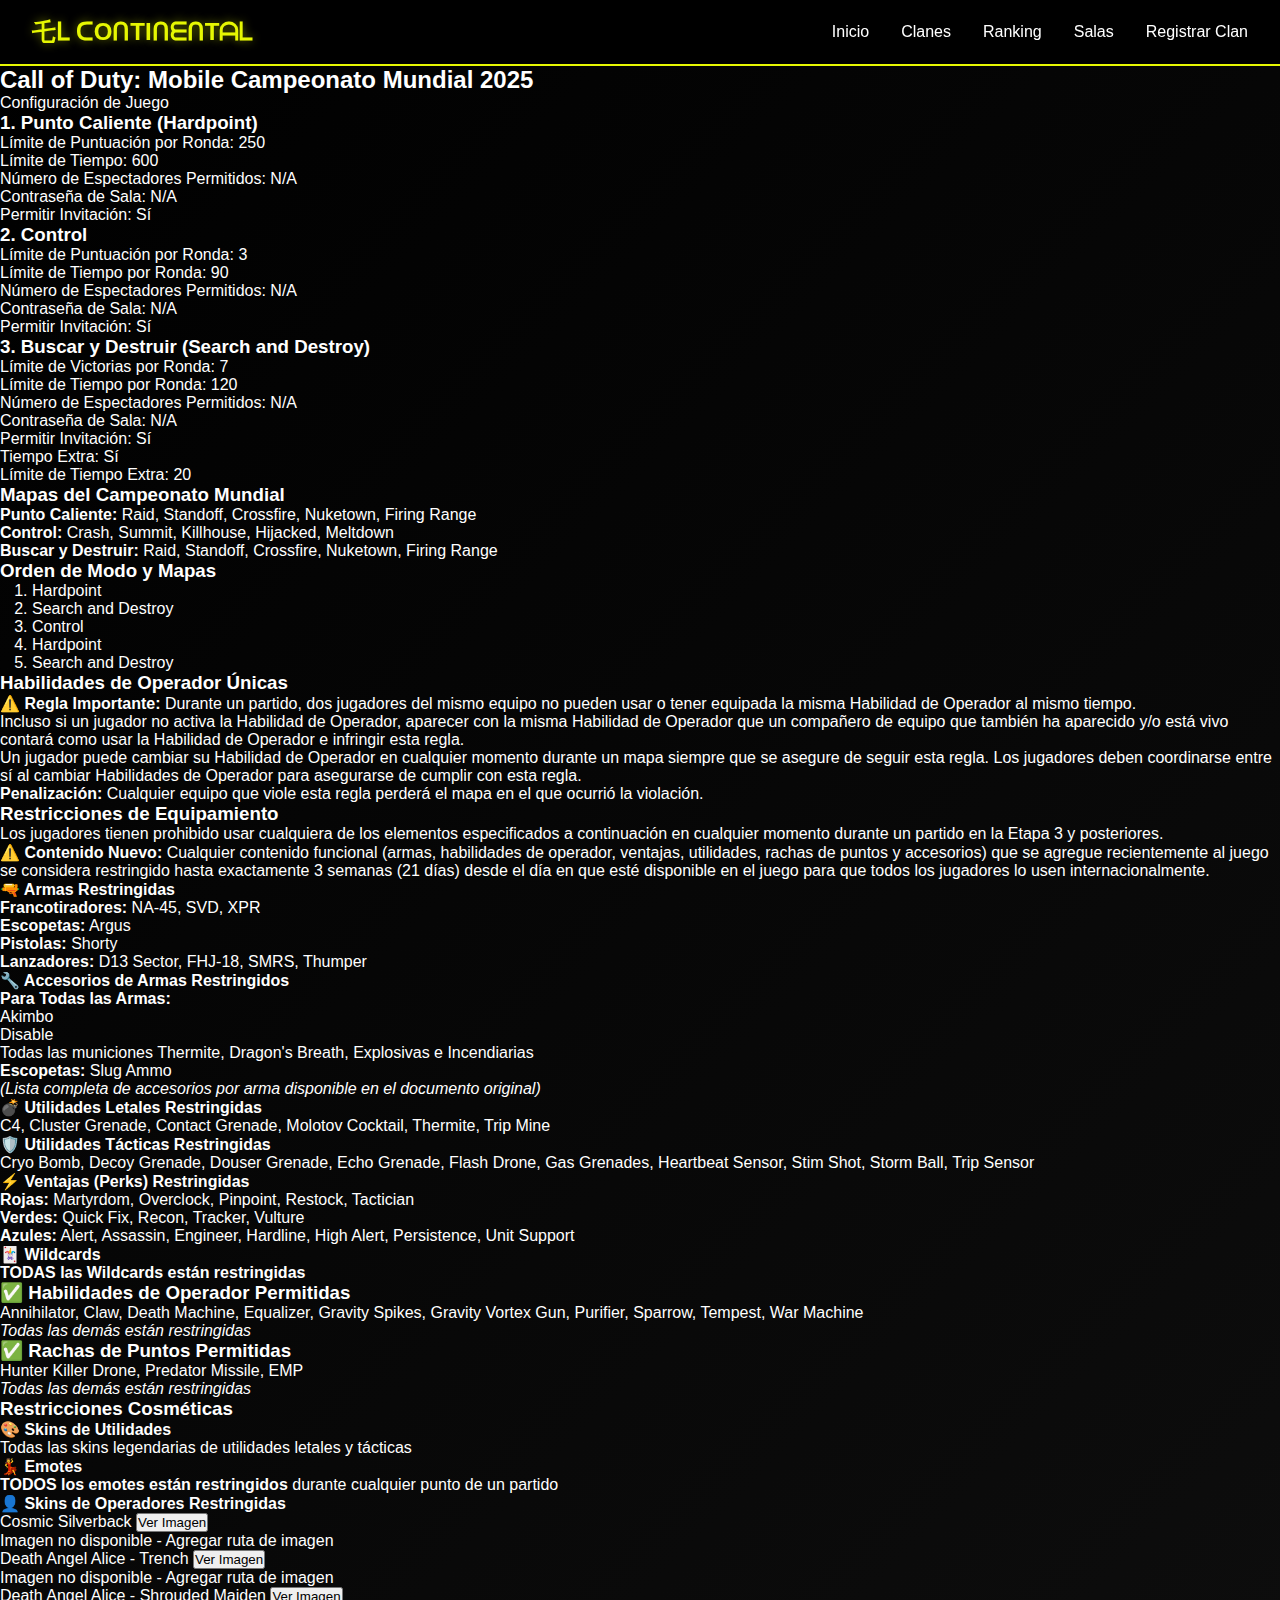
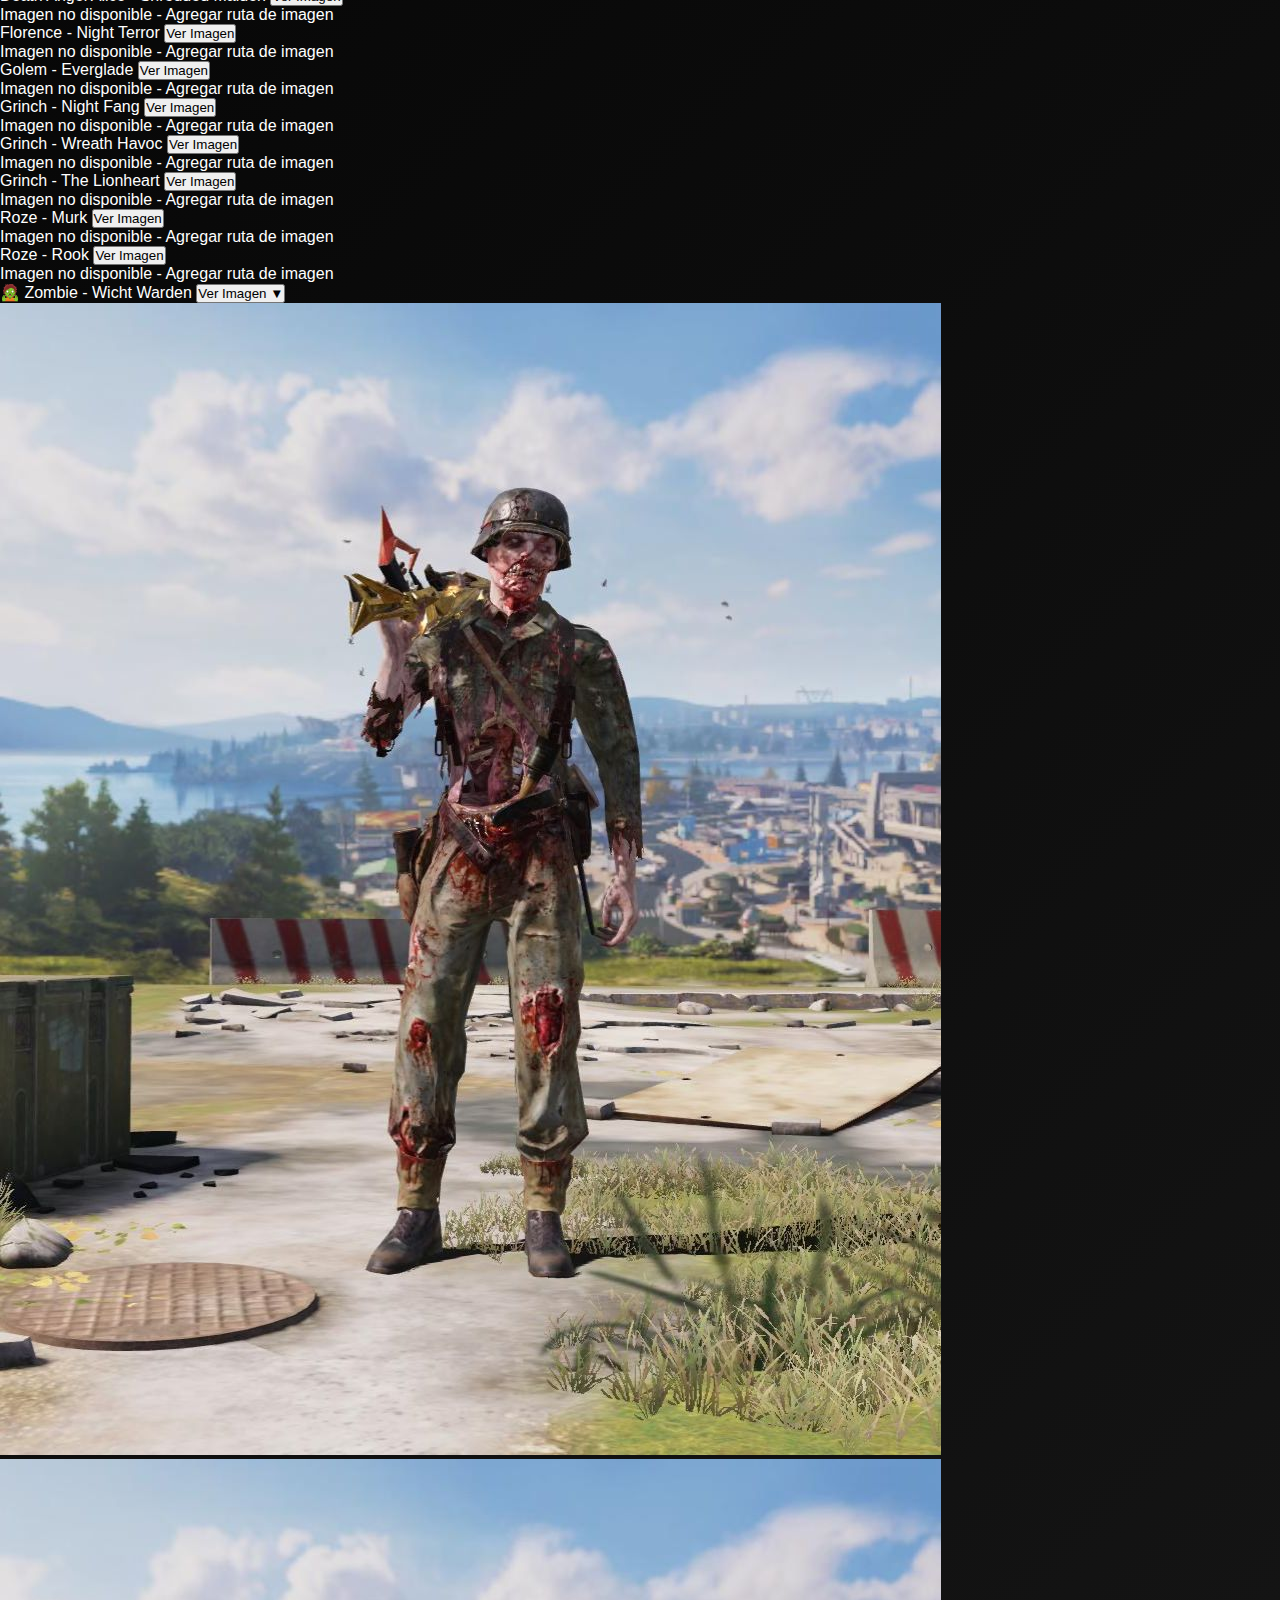
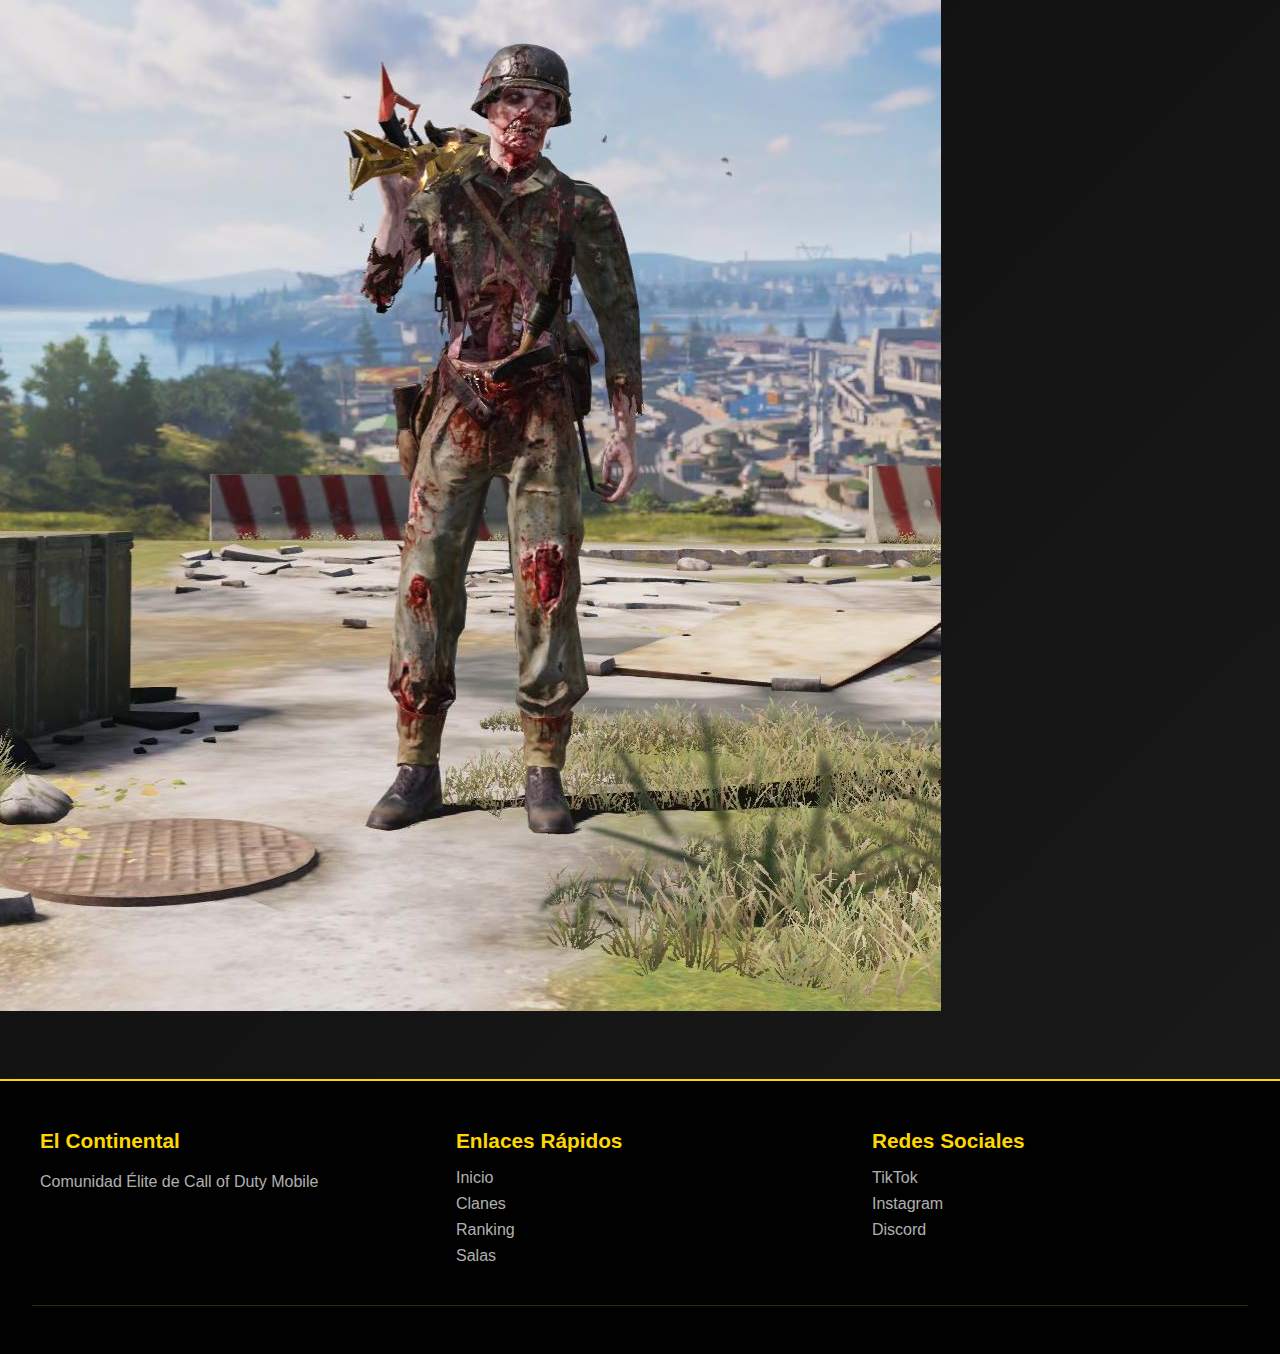
<file: Multijugador.html>
<!DOCTYPE html>
<html lang="en">
<head>
    <meta charset="UTF-8">
    <meta name="viewport" content="width=device-width, initial-scale=1.0">
    <title>El Continental</title>
    <link src rel="stylesheet" href="salas.css">
    <link rel="icon" type="image/png" href="logo de sala/logo de pagina .png">
</head>
<body>
    <nav>
        <div class="nav-container">
            <div class="logo">乇ᒪ ᑕOᑎTIᑎᗴᑎTᗩᒪ</div>
            <ul class="nav-links" id="navLinks">
                <li><a href="index.html">Inicio</a></li>
                <li><a href="clanes.html">Clanes</a></li>
                <li><a href="ranking.html">Ranking</a></li>
                <li><a href="salas.html">Salas</a></li>
                             <li><a href="https://forms.gle/6PdbKF8PYXojmiov9" target="_blank" class="cta-button">
                    <span></span> Registrar Clan
                </a></li>
            </ul>
            <div class="hamburger" id="hamburger">
                <span></span>
                <span></span>
                <span></span>
            </div>
        </div>
    </nav>

    <div class="gameplay-settings">
        <h2>Call of Duty: Mobile Campeonato Mundial 2025</h2>
        
        <ul>
            <li>Configuración de Juego</li>
            
            <li>
                <div class="game-mode">
                    <h3>1. Punto Caliente (Hardpoint)</h3>
                    <div class="setting-item">
                        <span class="setting-label">Límite de Puntuación por Ronda:</span>
                        <span class="setting-value">250</span>
                    </div>
                    <div class="setting-item">
                        <span class="setting-label">Límite de Tiempo:</span>
                        <span class="setting-value">600</span>
                    </div>
                    <div class="setting-item">
                        <span class="setting-label">Número de Espectadores Permitidos:</span>
                        <span class="setting-value">N/A</span>
                    </div>
                    <div class="setting-item">
                        <span class="setting-label">Contraseña de Sala:</span>
                        <span class="setting-value">N/A</span>
                    </div>
                    <div class="setting-item">
                        <span class="setting-label">Permitir Invitación:</span>
                        <span class="setting-value">Sí</span>
                    </div>
                </div>

                <div class="game-mode">
                    <h3>2. Control</h3>
                    <div class="setting-item">
                        <span class="setting-label">Límite de Puntuación por Ronda:</span>
                        <span class="setting-value">3</span>
                    </div>
                    <div class="setting-item">
                        <span class="setting-label">Límite de Tiempo por Ronda:</span>
                        <span class="setting-value">90</span>
                    </div>
                    <div class="setting-item">
                        <span class="setting-label">Número de Espectadores Permitidos:</span>
                        <span class="setting-value">N/A</span>
                    </div>
                    <div class="setting-item">
                        <span class="setting-label">Contraseña de Sala:</span>
                        <span class="setting-value">N/A</span>
                    </div>
                    <div class="setting-item">
                        <span class="setting-label">Permitir Invitación:</span>
                        <span class="setting-value">Sí</span>
                    </div>
                </div>

                <div class="game-mode">
                    <h3>3. Buscar y Destruir (Search and Destroy)</h3>
                    <div class="setting-item">
                        <span class="setting-label">Límite de Victorias por Ronda:</span>
                        <span class="setting-value">7</span>
                    </div>
                    <div class="setting-item">
                        <span class="setting-label">Límite de Tiempo por Ronda:</span>
                        <span class="setting-value">120</span>
                    </div>
                    <div class="setting-item">
                        <span class="setting-label">Número de Espectadores Permitidos:</span>
                        <span class="setting-value">N/A</span>
                    </div>
                    <div class="setting-item">
                        <span class="setting-label">Contraseña de Sala:</span>
                        <span class="setting-value">N/A</span>
                    </div>
                    <div class="setting-item">
                        <span class="setting-label">Permitir Invitación:</span>
                        <span class="setting-value">Sí</span>
                    </div>
                    <div class="setting-item">
                        <span class="setting-label">Tiempo Extra:</span>
                        <span class="setting-value">Sí</span>
                    </div>
                    <div class="setting-item">
                        <span class="setting-label">Límite de Tiempo Extra:</span>
                        <span class="setting-value">20</span>
                    </div>
                </div>
            </li>

            <li>
                <h3>Mapas del Campeonato Mundial</h3>
                <ul>
                    <li><strong>Punto Caliente:</strong> Raid, Standoff, Crossfire, Nuketown, Firing Range</li>
                    <li><strong>Control:</strong> Crash, Summit, Killhouse, Hijacked, Meltdown</li>
                    <li><strong>Buscar y Destruir:</strong> Raid, Standoff, Crossfire, Nuketown, Firing Range</li>
                </ul>
            </li>

            <li>
                <h3>Orden de Modo y Mapas</h3>
                <ol style="color: #fff; margin-left: 2rem;">
                    <li>Hardpoint</li>
                    <li>Search and Destroy</li>
                    <li>Control</li>
                    <li>Hardpoint</li>
                    <li>Search and Destroy</li>
                </ol>
            </li>

            <li>
                <h3>Habilidades de Operador Únicas</h3>
                <div class="warning-box">
                    <p><strong>⚠️ Regla Importante:</strong> Durante un partido, dos jugadores del mismo equipo no pueden usar o tener equipada la misma Habilidad de Operador al mismo tiempo.</p>
                </div>
                <p>Incluso si un jugador no activa la Habilidad de Operador, aparecer con la misma Habilidad de Operador que un compañero de equipo que también ha aparecido y/o está vivo contará como usar la Habilidad de Operador e infringir esta regla.</p>
                <p>Un jugador puede cambiar su Habilidad de Operador en cualquier momento durante un mapa siempre que se asegure de seguir esta regla. Los jugadores deben coordinarse entre sí al cambiar Habilidades de Operador para asegurarse de cumplir con esta regla.</p>
                <p><strong>Penalización:</strong> Cualquier equipo que viole esta regla perderá el mapa en el que ocurrió la violación.</p>
            </li>

            <li>
                <h3>Restricciones de Equipamiento</h3>
                <p>Los jugadores tienen prohibido usar cualquiera de los elementos especificados a continuación en cualquier momento durante un partido en la Etapa 3 y posteriores.</p>
                
                <div class="warning-box">
                    <p><strong>⚠️ Contenido Nuevo:</strong> Cualquier contenido funcional (armas, habilidades de operador, ventajas, utilidades, rachas de puntos y accesorios) que se agregue recientemente al juego se considera restringido hasta exactamente 3 semanas (21 días) desde el día en que esté disponible en el juego para que todos los jugadores lo usen internacionalmente.</p>
                </div>

                <div class="restriction-category">
                    <h4>🔫 Armas Restringidas</h4>
                    <p><strong>Francotiradores:</strong> NA-45, SVD, XPR</p>
                    <p><strong>Escopetas:</strong> Argus</p>
                    <p><strong>Pistolas:</strong> Shorty</p>
                    <p><strong>Lanzadores:</strong> D13 Sector, FHJ-18, SMRS, Thumper</p>
                </div>

                <div class="restriction-category">
                    <h4>🔧 Accesorios de Armas Restringidos</h4>
                    <p><strong>Para Todas las Armas:</strong></p>
                    <ul>
                        <li>Akimbo</li>
                        <li>Disable</li>
                        <li>Todas las municiones Thermite, Dragon's Breath, Explosivas e Incendiarias</li>
                    </ul>
                    <p><strong>Escopetas:</strong> Slug Ammo</p>
                    <p><em>(Lista completa de accesorios por arma disponible en el documento original)</em></p>
                </div>

                <div class="restriction-category">
                    <h4>💣 Utilidades Letales Restringidas</h4>
                    <p>C4, Cluster Grenade, Contact Grenade, Molotov Cocktail, Thermite, Trip Mine</p>
                </div>

                <div class="restriction-category">
                    <h4>🛡️ Utilidades Tácticas Restringidas</h4>
                    <p>Cryo Bomb, Decoy Grenade, Douser Grenade, Echo Grenade, Flash Drone, Gas Grenades, Heartbeat Sensor, Stim Shot, Storm Ball, Trip Sensor</p>
                </div>

                <div class="restriction-category">
                    <h4>⚡ Ventajas (Perks) Restringidas</h4>
                    <p><strong>Rojas:</strong> Martyrdom, Overclock, Pinpoint, Restock, Tactician</p>
                    <p><strong>Verdes:</strong> Quick Fix, Recon, Tracker, Vulture</p>
                    <p><strong>Azules:</strong> Alert, Assassin, Engineer, Hardline, High Alert, Persistence, Unit Support</p>
                </div>

                <div class="restriction-category">
                    <h4>🃏 Wildcards</h4>
                    <p><strong>TODAS las Wildcards están restringidas</strong></p>
                </div>

                <div class="game-mode allowed-category">
                    <h3>✅ Habilidades de Operador Permitidas</h3>
                    <p>Annihilator, Claw, Death Machine, Equalizer, Gravity Spikes, Gravity Vortex Gun, Purifier, Sparrow, Tempest, War Machine</p>
                    <p><em>Todas las demás están restringidas</em></p>
                </div>

                <div class="game-mode allowed-category">
                    <h3>✅ Rachas de Puntos Permitidas</h3>
                    <p>Hunter Killer Drone, Predator Missile, EMP</p>
                    <p><em>Todas las demás están restringidas</em></p>
                </div>
            </li>

            <li>
                <h3>Restricciones Cosméticas</h3>
                
                <div class="restriction-category">
                    <h4>🎨 Skins de Utilidades</h4>
                    <p>Todas las skins legendarias de utilidades letales y tácticas</p>
                </div>

                <div class="restriction-category">
                    <h4>💃 Emotes</h4>
                    <p><strong>TODOS los emotes están restringidos</strong> durante cualquier punto de un partido</p>
                </div>

                <div class="restriction-category">
                    <h4>👤 Skins de Operadores Restringidas</h4>
                    
                    <div class="item-with-image">
                        <span class="item-name">Cosmic Silverback</span>
                        <button class="toggle-image-btn" onclick="toggleImage(this)">Ver Imagen</button>
                    </div>
                    <div class="item-image-container">
                        <div class="image-placeholder">Imagen no disponible - Agregar ruta de imagen</div>
                    </div>

                    <div class="item-with-image">
                        <span class="item-name">Death Angel Alice - Trench</span>
                        <button class="toggle-image-btn" onclick="toggleImage(this)">Ver Imagen</button>
                    </div>
                    <div class="item-image-container">
                        <div class="image-placeholder">Imagen no disponible - Agregar ruta de imagen</div>
                    </div>

                    <div class="item-with-image">
                        <span class="item-name">Death Angel Alice - Shrouded Maiden</span>
                        <button class="toggle-image-btn" onclick="toggleImage(this)">Ver Imagen</button>
                    </div>
                    <div class="item-image-container">
                        <div class="image-placeholder">Imagen no disponible - Agregar ruta de imagen</div>
                    </div>

                    <div class="item-with-image">
                        <span class="item-name">Florence - Night Terror</span>
                        <button class="toggle-image-btn" onclick="toggleImage(this)">Ver Imagen</button>
                    </div>
                    <div class="item-image-container">
                        <div class="image-placeholder">Imagen no disponible - Agregar ruta de imagen</div>
                    </div>

                    <div class="item-with-image">
                        <span class="item-name">Golem - Everglade</span>
                        <button class="toggle-image-btn" onclick="toggleImage(this)">Ver Imagen</button>
                    </div>
                    <div class="item-image-container">
                        <div class="image-placeholder">Imagen no disponible - Agregar ruta de imagen</div>
                    </div>

                    <div class="item-with-image">
                        <span class="item-name">Grinch - Night Fang</span>
                        <button class="toggle-image-btn" onclick="toggleImage(this)">Ver Imagen</button>
                    </div>
                    <div class="item-image-container">
                        <div class="image-placeholder">Imagen no disponible - Agregar ruta de imagen</div>
                    </div>

                    <div class="item-with-image">
                        <span class="item-name">Grinch - Wreath Havoc</span>
                        <button class="toggle-image-btn" onclick="toggleImage(this)">Ver Imagen</button>
                    </div>
                    <div class="item-image-container">
                        <div class="image-placeholder">Imagen no disponible - Agregar ruta de imagen</div>
                    </div>

                    <div class="item-with-image">
                        <span class="item-name">Grinch - The Lionheart</span>
                        <button class="toggle-image-btn" onclick="toggleImage(this)">Ver Imagen</button>
                    </div>
                    <div class="item-image-container">
                        <div class="image-placeholder">Imagen no disponible - Agregar ruta de imagen</div>
                    </div>

                    <div class="item-with-image">
                        <span class="item-name">Roze - Murk</span>
                        <button class="toggle-image-btn" onclick="toggleImage(this)">Ver Imagen</button>
                    </div>
                    <div class="item-image-container">
                        <div class="image-placeholder">Imagen no disponible - Agregar ruta de imagen</div>
                    </div>

                    <div class="item-with-image">
                        <span class="item-name">Roze - Rook</span>
                        <button class="toggle-image-btn" onclick="toggleImage(this)">Ver Imagen</button>
                    </div>
                    <div class="item-image-container">
                        <div class="image-placeholder">Imagen no disponible - Agregar ruta de imagen</div>
                    </div>

              <div class="item-with-image">
                <div class="item-header">
                    <span class="item-name">🧟 Zombie - Wicht Warden</span>
                    <button class="toggle-image-btn" onclick="toggleImage(this)">Ver Imagen ▼</button>
                </div>
                <div class="item-image-container">
                    <div class="image-placeholder">
                        <img src="Reglas/Zombie - Wicht Warden.jpeg" alt="Zombie - Wicht Warden" class="item-image">

                    </div>
                </div>
            </div>
                    </div>
                    <div class="item-image-container">
                        <img src="Reglas/Zombie - Wicht Warden.jpeg" alt="Zombie - Wicht Warden" class="item-image">
                    </div>
                </div>
            </li>
        </ul>
    </div>
        <!-- Footer -->
    <footer>
        <div class="footer-content">
            <div class="footer-section">
                <h3>El Continental</h3>
                <p>Comunidad Élite de Call of Duty Mobile</p>
            </div>
            <div class="footer-section">
                <h3>Enlaces Rápidos</h3>
                <ul class="footer-links">
                    <li><a href="index.html">Inicio</a></li>
                    <li><a href="clanes.html">Clanes</a></li>
                    <li><a href="ranking.html">Ranking</a></li>
                    <li><a href="salas.html">Salas</a></li>
                </ul>
            </div>
            <div class="footer-section">
                <h3>Redes Sociales</h3>
                <div class="footer-social">
                    <a href="https://www.tiktok.com/@elcontinentalcodm" target="_blank">TikTok</a>
                    <a href="https://www.instagram.com/elcontinentalcodm" target="_blank">Instagram</a>
                    <a href="https://discord.com/invite/BFgupYEYUq" target="_blank">Discord</a>
                </div>
            </div>
        </div>
        <div class="footer-bottom">
        </div>
    </footer>

    <script>
        const hamburger = document.getElementById('hamburger');
        const navLinks = document.getElementById('navLinks');

        hamburger.addEventListener('click', () => {
            hamburger.classList.toggle('active');
            navLinks.classList.toggle('active');
        });

        document.querySelectorAll('.nav-links a').forEach(link => {
            link.addEventListener('click', () => {
                hamburger.classList.remove('active');
                navLinks.classList.remove('active');
            });
        });

        document.addEventListener('click', (e) => {
            if (!hamburger.contains(e.target) && !navLinks.contains(e.target)) {
                hamburger.classList.remove('active');
                navLinks.classList.remove('active');
            }
        });


               function toggleImage(button) {
            // Encuentra el contenedor de la imagen (siguiente elemento hermano del header)
            const header = button.parentElement;
            const itemContainer = header.parentElement;
            const imageContainer = itemContainer.querySelector('.item-image-container');
            
            // Toggle la clase 'active'
            const isActive = imageContainer.classList.contains('active');
            
            if (isActive) {
                imageContainer.classList.remove('active');
                button.textContent = 'Ver Imagen ▼';
            } else {
                imageContainer.classList.add('active');
                button.textContent = 'Ocultar Imagen ▲';
            }
        }
    </script>
</body>
</html>
</file>
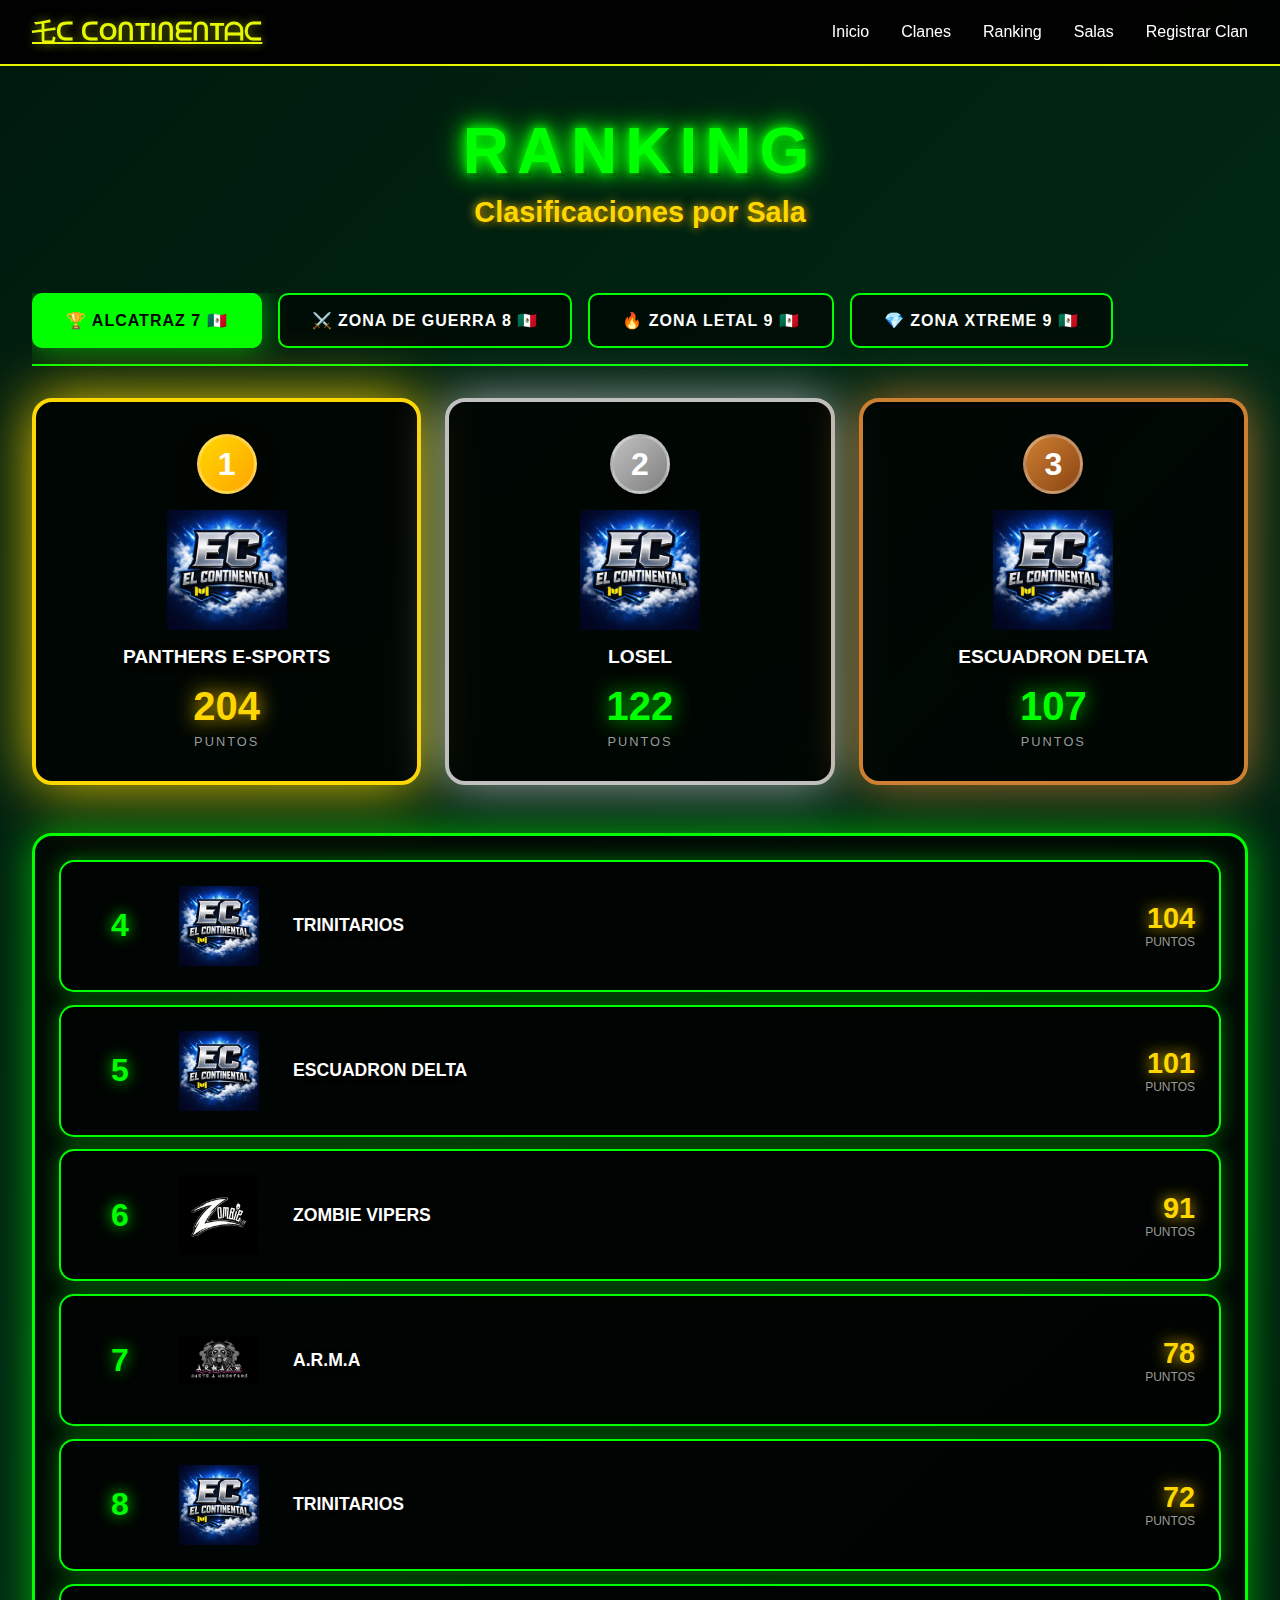
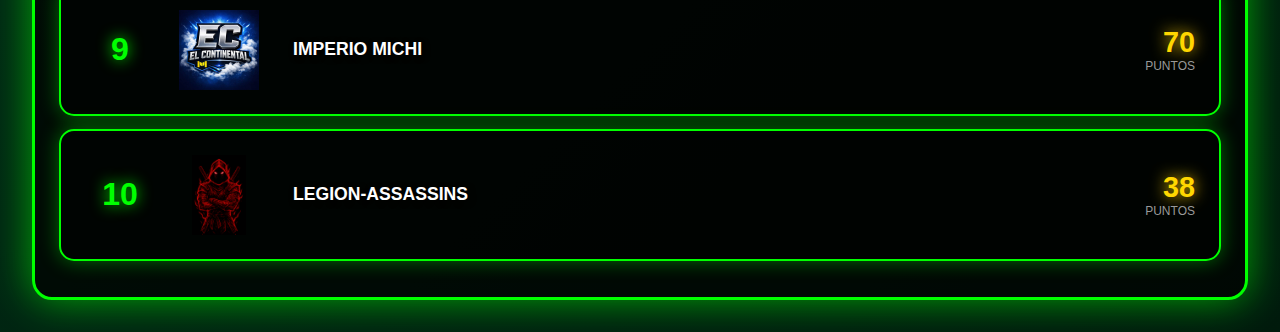
<file: ranking.html>
<!DOCTYPE html>
<html lang="en">
<head>
    <meta charset="UTF-8">
    <meta name="viewport" content="width=device-width, initial-scale=1.0">
    <title>Rankings - Call of Duty Mobile</title>
    <link rel="icon" type="image/png" href="logo de sala/logo de pagina .png">
    <link rel="stylesheet" href="./ranking.css">
</head>

<body>
     <nav>
        <div class="nav-container">
            <a href="index.html" class="logo">
                乇ᑕ ᑕOᑎTIᑎᗴᑎTᗩᑕ
            </a>
            <ul class="nav-links" id="navLinks">
                <li><a href="index.html">Inicio</a></li>
                <li><a href="clanes.html">Clanes</a></li>
                <li><a href="ranking.html">Ranking</a></li>
                <li><a href="salas.html">Salas</a></li>
                <li><a href="https://forms.gle/6PdbKF8PYXojmiov9" target="_blank" class="cta-button">
                    <span></span> Registrar Clan
                </a></li>
            </ul>
            <div class="hamburger" id="hamburger">
                <span></span>
                <span></span>
                <span></span>
            </div>
        </div>
    </nav>

    <section class="hero">
        <h1>RANKING</h1>
        <h2>Clasificaciones por Sala</h2>
    </section>

    <div class="tabs-container">
        <div class="tabs">
            <button class="tab-button active" data-tab="sala1">🏆 ALCATRAZ 7 🇲🇽</button>
            <button class="tab-button" data-tab="sala2">⚔️ Zona DE GUERRA 8 🇲🇽</button>
            <button class="tab-button" data-tab="sala3">🔥 ZONA LETAL 9 🇲🇽</button>
            <button class="tab-button" data-tab="sala4">💎 ZONA XTREME 9 🇲🇽</button>
          <!--  <button class="tab-button" data-tab="sala5">⭐ </button> -->
        </div>
    </div>

    <!-- SALA 1 ALCATRAZ  -->
    <div class="tab-content active" id="sala1">
        <div class="ranking-section">
            <div class="top-three">
                <div class="top-player rank-1">
                    <div class="rank-badge">1</div>
                    <div class="player-avatar">
                        <img src="logo de sala/logo de pagina .jpg" alt="Primer lugar">
                    </div>
                    <div class="player-name-top">PANTHERS E-SPORTS</div>
                    <div class="player-points">204</div>
                    <div class="points-label">PUNTOS</div>
                </div>

                <div class="top-player rank-2">
                    <div class="rank-badge">2</div>
                    <div class="player-avatar">
                        <img src="logo de sala/logo de pagina .jpg" alt="Segundo lugar">
                    </div>
                    <div class="player-name-top">LOSEL</div>
                    <div class="player-points">122</div>
                    <div class="points-label">PUNTOS</div>
                </div>

                <div class="top-player rank-3">
                    <div class="rank-badge">3</div>
                    <div class="player-avatar">
                        <img src="logo de sala/logo de pagina .jpg" alt="Tercer lugar">
                    </div>
                    <div class="player-name-top">ESCUADRON DELTA</div>
                    <div class="player-points">107</div>
                    <div class="points-label">PUNTOS</div>
                </div>
            </div>

            <div class="ranking-list">
                <div class="ranking-item">
                    <div class="rank-number">4</div>
                    <div class="player-avatar-small">
                        <img src="logo de sala/logo de pagina .jpg" alt="Jugador 4">
                    </div>
                    <div class="player-info">
                        <div class="player-name">TRINITARIOS</div>
                    </div>
                    <div class="player-score">
                        <div class="score-value">104</div>
                        <div class="score-label">puntos</div>
                    </div>
                </div>

                <div class="ranking-item">
                    <div class="rank-number">5</div>
                    <div class="player-avatar-small">
                        <img src="logo de sala/logo de pagina .jpg" alt="Jugador 5">
                    </div>
                    <div class="player-info">
                        <div class="player-name">ESCUADRON DELTA</div>
                    </div>
                    <div class="player-score">
                        <div class="score-value">101</div>
                        <div class="score-label">puntos</div>
                    </div>
                </div>

                <div class="ranking-item">
                    <div class="rank-number">6</div>
                    <div class="player-avatar-small">
                        <img src="Clanes/Zombies 420.jpg" alt="Jugador 6">
                    </div>
                    <div class="player-info">
                        <div class="player-name">ZOMBIE VIPERS</div>
                    </div>
                    <div class="player-score">
                        <div class="score-value">91</div>
                        <div class="score-label">puntos</div>
                    </div>
                </div>
                <div class="ranking-item">
                    <div class="rank-number">7</div>
                    <div class="player-avatar-small">
                        <img src="Clanes/A.R.M.A.jpg" alt="Jugador 7">
                    </div>
                    <div class="player-info">
                        <div class="player-name">A.R.M.A</div>
                    </div>
                    <div class="player-score">
                        <div class="score-value">78</div>
                        <div class="score-label">puntos</div>
                    </div>
                </div>

                <div class="ranking-item">
                    <div class="rank-number">8</div>
                    <div class="player-avatar-small">
                        <img src="logo de sala/logo de pagina .jpg" alt="Jugador 8">
                    </div>
                    <div class="player-info">
                        <div class="player-name">TRINITARIOS</div>
                    </div>
                    <div class="player-score">
                        <div class="score-value">72</div>
                        <div class="score-label">puntos</div>
                    </div>
                </div>

                <div class="ranking-item">
                    <div class="rank-number">9</div>
                    <div class="player-avatar-small">
                        <img src="logo de sala/logo de pagina .jpg" alt="Jugador 9">
                    </div>
                    <div class="player-info">
                        <div class="player-name">IMPERIO MICHI</div>
                    </div>
                    <div class="player-score">
                        <div class="score-value">70</div>
                        <div class="score-label">puntos</div>
                    </div>
                </div>

                <div class="ranking-item">
                    <div class="rank-number">10</div>
                    <div class="player-avatar-small">
                        <img src="Clanes/LEGION-ASSASSINS.png" alt="Jugador 10">
                    </div>
                    <div class="player-info">
                        <div class="player-name">LEGION-ASSASSINS</div>
                    </div>
                    <div class="player-score">
                        <div class="score-value">38</div>
                        <div class="score-label">puntos</div>
                    </div>
                </div>
            </div>
        </div>
    </div>

    <!-- SALA 2 ZONA DE GUERRA -->
    <div class="tab-content" id="sala2">
        <div class="ranking-section">
            <div class="top-three">
                <div class="top-player rank-1">
                    <div class="rank-badge">1</div>
                    <div class="player-avatar">
                        <img src="logo de sala/logo de pagina .jpg" alt="Primer lugar">
                    </div>
                    <div class="player-name-top"></div>
                    <div class="player-points"></div>
                    <div class="points-label"></div>
                </div>

                <div class="top-player rank-2">
                    <div class="rank-badge">2</div>
                    <div class="player-avatar">
                        <img src="logo de sala/logo de pagina .jpg" alt="Segundo lugar">
                    </div>
                    <div class="player-name-top"></div>
                    <div class="points-label">PUNTOS</div>
                </div>

                <div class="top-player rank-3">
                    <div class="rank-badge">3</div>
                    <div class="player-avatar">
                        <img src="logo de sala/logo de pagina .jpg" alt="Tercer lugar">
                    </div>
                    <div class="player-name-top"></div>
                    <div class="player-points"></div>
                    <div class="points-label">PUNTOS</div>
                </div>
            </div>

            <div class="ranking-list">
                <div class="ranking-item">
                    <div class="rank-number">4</div>
                    <div class="player-avatar-small">
                        <img src="logo de sala/logo de pagina .jpg" alt="Jugador 4">
                    </div>
                    <div class="player-info">
                        <div class="player-name"></div>
                    </div>
                    <div class="player-score">
                        <div class="score-value"></div>
                        <div class="score-label">puntos</div>
                    </div>
                </div>

                <div class="ranking-item">
                    <div class="rank-number">5</div>
                    <div class="player-avatar-small">
                        <img src="logo de sala/logo de pagina .jpg" alt="Jugador 5">
                    </div>
                    <div class="player-info">
                        <div class="player-name"></div>
                    </div>
                    <div class="player-score">
                        <div class="score-value"></div>
                        <div class="score-label">puntos</div>
                    </div>
                </div>
                <div class="ranking-item">
                    <div class="rank-number">6</div>
                    <div class="player-avatar-small">
                        <img src="logo de sala/logo de pagina .jpg" alt="Jugador 6">
                    </div>
                    <div class="player-info">
                        <div class="player-name"></div>
                    </div>
                    <div class="player-score">
                        <div class="score-value"></div>
                        <div class="score-label">puntos</div>
                    </div>
                </div>
                <div class="ranking-item">
                    <div class="rank-number">7</div>
                    <div class="player-avatar-small">
                        <img src="logo de sala/logo de pagina .jpg" alt="Jugador 7">
                    </div>
                    <div class="player-info">
                        <div class="player-name"></div>
                    </div>
                    <div class="player-score">
                        <div class="score-value"></div>
                        <div class="score-label">puntos</div>
                    </div>
                </div>

                <div class="ranking-item">
                    <div class="rank-number">8</div>
                    <div class="player-avatar-small">
                        <img src="logo de sala/logo de pagina .jpg" alt="Jugador 8">
                    </div>
                    <div class="player-info">
                        <div class="player-name"></div>
                    </div>
                    <div class="player-score">
                        <div class="score-value"></div>
                        <div class="score-label">puntos</div>
                    </div>
                </div>

                <div class="ranking-item">
                    <div class="rank-number">9</div>
                    <div class="player-avatar-small">
                        <img src="logo de sala/logo de pagina .jpg" alt="Jugador 9">
                    </div>
                    <div class="player-info">
                        <div class="player-name"></div>
                    </div>
                    <div class="player-score">
                        <div class="score-value"></div>
                        <div class="score-label">puntos</div>
                    </div>
                </div>

                <div class="ranking-item">
                    <div class="rank-number">10</div>
                    <div class="player-avatar-small">
                        <img src="logo de sala/logo de pagina .jpg" alt="Jugador 10">
                    </div>
                    <div class="player-info">
                        <div class="player-name"></div>
                    </div>
                    <div class="player-score">
                        <div class="score-value"></div>
                        <div class="score-label">puntos</div>
                    </div>
                </div>

                <div class="ranking-item">
                    <div class="rank-number">11</div>
                    <div class="player-avatar-small">
                        <img src="logo de sala/logo de pagina .jpg" alt="Jugador 11">
                    </div>
                    <div class="player-info">
                        <div class="player-name"></div>
                    </div>
                    <div class="player-score">
                        <div class="score-value"></div>
                        <div class="score-label">puntos</div>
                    </div>
                </div>

                <div class="ranking-item">
                    <div class="rank-number">12</div>
                    <div class="player-avatar-small">
                        <img src="logo de sala/logo de pagina .jpg" alt="Jugador 12">
                    </div>
                    <div class="player-info">
                        <div class="player-name"></div>
                    </div>
                    <div class="player-score">
                        <div class="score-value"></div>
                        <div class="score-label">puntos</div>
                    </div>
                </div>

                <div class="ranking-item">
                    <div class="rank-number">13</div>
                    <div class="player-avatar-small">
                        <img src="logo de sala/logo de pagina .jpg" alt="Jugador 13">
                    </div>
                    <div class="player-info">
                        <div class="player-name"></div>
                    </div>
                    <div class="player-score">
                        <div class="score-value"></div>
                        <div class="score-label">puntos</div>
                    </div>
                </div>

                <div class="ranking-item">
                    <div class="rank-number">14</div>
                    <div class="player-avatar-small">
                        <img src="logo de sala/logo de pagina .jpg" alt="Jugador 14">
                    </div>
                    <div class="player-info">
                        <div class="player-name"></div>
                    </div>
                    <div class="player-score">
                        <div class="score-value"></div>
                        <div class="score-label">puntos</div>
                    </div>
                </div>

                <div class="ranking-item">
                    <div class="rank-number">15</div>
                    <div class="player-avatar-small">
                        <img src="logo de sala/logo de pagina .jpg" alt="Jugador 15">
                    </div>
                    <div class="player-info">
                        <div class="player-name"></div>
                    </div>
                    <div class="player-score">
                        <div class="score-value"></div>
                        <div class="score-label">puntos</div>
                    </div>
                </div>

                <div class="ranking-item">
                    <div class="rank-number">16</div>
                    <div class="player-avatar-small">
                        <img src="logo de sala/logo de pagina .jpg" alt="Jugador 16">
                    </div>
                    <div class="player-info">
                        <div class="player-name"></div>
                    </div>
                    <div class="player-score">
                        <div class="score-value"></div>
                        <div class="score-label">puntos</div>
                    </div>
                </div>
                <div class="ranking-item">
                    <div class="rank-number">17</div>
                    <div class="player-avatar-small">
                        <img src="logo de sala/logo de pagina .jpg" alt="Jugador 17">
                    </div>
                    <div class="player-info">
                        <div class="player-name"></div>
                    </div>
                    <div class="player-score">
                        <div class="score-value"></div>
                        <div class="score-label">puntos</div>
                    </div>
                </div>
                <div class="ranking-item">
                    <div class="rank-number">18</div>
                    <div class="player-avatar-small">
                        <img src="logo de sala/logo de pagina .jpg" alt="Jugador 18">
                    </div>
                    <div class="player-info">
                        <div class="player-name"></div>
                    </div>
                    <div class="player-score">
                        <div class="score-value"></div>
                        <div class="score-label">puntos</div>
                    </div>
                </div>
                <div class="ranking-item">
                    <div class="rank-number">19</div>
                    <div class="player-avatar-small">
                        <img src="logo de sala/logo de pagina .jpg" alt="Jugador 19">
                    </div>
                    <div class="player-info">
                        <div class="player-name"></div>
                    </div>
                    <div class="player-score">
                        <div class="score-value"></div>
                        <div class="score-label">puntos</div>
                    </div>
                </div>
                <div class="ranking-item">
                    <div class="rank-number">20</div>
                    <div class="player-avatar-small">
                        <img src="logo de sala/logo de pagina .jpg" alt="Jugador 20">
                    </div>
                    <div class="player-info">
                        <div class="player-name"></div>
                    </div>
                    <div class="player-score">
                        <div class="score-value"></div>
                        <div class="score-label">puntos</div>
                    </div>
                </div>
            </div>
        </div>
    </div>

    <!-- SALA 3 ZONA LETAL -->
    <div class="tab-content" id="sala3">
        <div class="ranking-section">
            <div class="top-three">
                <div class="top-player rank-1">
                    <div class="rank-badge">1</div>
                    <div class="player-avatar">
                        <img src="Clanes/Zombies 420.jpg" alt="Primer lugar">
                    </div>
                    <div class="player-name-top">Zombie Vipers</div>
                    <div class="player-points">128</div>
                    <div class="points-label">PUNTOS</div>
                </div>

                <div class="top-player rank-2">
                    <div class="rank-badge">2</div>
                    <div class="player-avatar">
                        <img src="Clanes/Red Crucible.jpg" alt="Segundo lugar">
                    </div>
                    <div class="player-name-top">Red Crucible</div>
                    <div class="player-points">112</div>
                    <div class="points-label">PUNTOS</div>
                </div>

                <div class="top-player rank-3">
                    <div class="rank-badge">3</div>
                    <div class="player-avatar">
                        <img src="logo de sala/logo de pagina .jpg" alt="Tercer lugar">
                    </div>
                    <div class="player-name-top">Imperio Michi</div>
                    <div class="player-points">111</div>
                    <div class="points-label">PUNTOS</div>
                </div>
            </div>

            <div class="ranking-list">
                <div class="ranking-item">
                    <div class="rank-number">4</div>
                    <div class="player-avatar-small">
                        <img src="Clanes/ȺLL ꪝARRIORS⚔.jpg" alt="Jugador 4">
                    </div>
                    <div class="player-info">
                        <div class="player-name">All Warriors</div>
                    </div>
                    <div class="player-score">
                        <div class="score-value">99</div>
                        <div class="score-label">puntos</div>
                    </div>
                </div>

                <div class="ranking-item">
                    <div class="rank-number">5</div>
                    <div class="player-avatar-small">
                        <img src="logo de sala/logo de pagina .jpg" alt="Jugador 5">
                    </div>
                    <div class="player-info">
                        <div class="player-name">LosEL</div>
                    </div>
                    <div class="player-score">
                        <div class="score-value">98</div>
                        <div class="score-label">puntos</div>
                    </div>
                </div>
                <div class="ranking-item">
                    <div class="rank-number">6</div>
                    <div class="player-avatar-small">
                        <img src="logo de sala/logo de pagina .jpg" alt="Jugador 6">
                    </div>
                    <div class="player-info">
                        <div class="player-name">8父・3îght </div>
                    </div>
                    <div class="player-score">
                        <div class="score-value">96</div>
                        <div class="score-label">puntos</div>
                    </div>
                </div>
                <div class="ranking-item">
                    <div class="rank-number">7</div>
                    <div class="player-avatar-small">
                        <img src="logo de sala/logo de pagina .jpg" alt="Jugador 7">
                    </div>
                    <div class="player-info">
                        <div class="player-name">LosEl</div>
                    </div>
                    <div class="player-score">
                        <div class="score-value">77</div>
                        <div class="score-label">puntos</div>
                    </div>
                </div>

                <div class="ranking-item">
                    <div class="rank-number">8</div>
                    <div class="player-avatar-small">
                        <img src="Clanes/Red Crucible.jpg" alt="Jugador 8">
                    </div>
                    <div class="player-info">
                        <div class="player-name">Red Crucible</div>
                    </div>
                    <div class="player-score">
                        <div class="score-value">72</div>
                        <div class="score-label">puntos</div>
                    </div>
                </div>

                <div class="ranking-item">
                    <div class="rank-number">9</div>
                    <div class="player-avatar-small">
                        <img src="logo de sala/logo de pagina .jpg" alt="Jugador 9">
                    </div>
                    <div class="player-info">
                        <div class="player-name">The Pressure</div>
                    </div>
                    <div class="player-score">
                        <div class="score-value">68</div>
                        <div class="score-label">puntos</div>
                    </div>
                </div>

                <div class="ranking-item">
                    <div class="rank-number">10</div>
                    <div class="player-avatar-small">
                        <img src="logo de sala/logo de pagina .jpg" alt="Jugador 10">
                    </div>
                    <div class="player-info">
                        <div class="player-name">Dark Legion</div>
                    </div>
                    <div class="player-score">
                        <div class="score-value">64</div>
                        <div class="score-label">puntos</div>
                    </div>
                </div>

                <div class="ranking-item">
                    <div class="rank-number">11</div>
                    <div class="player-avatar-small">
                        <img src="Clanes/A.R.M.A.jpg" alt="Jugador 11">
                    </div>
                    <div class="player-info">
                        <div class="player-name">A.R.M.A</div>
                    </div>
                    <div class="player-score">
                        <div class="score-value">59</div>
                        <div class="score-label">puntos</div>
                    </div>
                </div>

                <div class="ranking-item">
                    <div class="rank-number">12</div>
                    <div class="player-avatar-small">
                        <img src="Clanes/愛SANGUINARIOS.jpg" alt="Jugador 12">
                    </div>
                    <div class="player-info">
                        <div class="player-name">Sanguinarios</div>
                    </div>
                    <div class="player-score">
                        <div class="score-value">58</div>
                        <div class="score-label">puntos</div>
                    </div>
                </div>

                <div class="ranking-item">
                    <div class="rank-number">13</div>
                    <div class="player-avatar-small">
                        <img src="logo de sala/logo de pagina .jpg" alt="Jugador 13">
                    </div>
                    <div class="player-info">
                        <div class="player-name"></div>
                    </div>
                    <div class="player-score">
                        <div class="score-value"></div>
                        <div class="score-label">puntos</div>
                    </div>
                </div>

                <div class="ranking-item">
                    <div class="rank-number">14</div>
                    <div class="player-avatar-small">
                        <img src="logo de sala/logo de pagina .jpg" alt="Jugador 14">
                    </div>
                    <div class="player-info">
                        <div class="player-name"></div>
                    </div>
                    <div class="player-score">
                        <div class="score-value"></div>
                        <div class="score-label">puntos</div>
                    </div>
                </div>

                <div class="ranking-item">
                    <div class="rank-number">15</div>
                    <div class="player-avatar-small">
                        <img src="logo de sala/logo de pagina .jpg" alt="Jugador 15">
                    </div>
                    <div class="player-info">
                        <div class="player-name"></div>
                    </div>
                    <div class="player-score">
                        <div class="score-value"></div>
                        <div class="score-label">puntos</div>
                    </div>
                </div>

                <div class="ranking-item">
                    <div class="rank-number">16</div>
                    <div class="player-avatar-small">
                        <img src="logo de sala/logo de pagina .jpg" alt="Jugador 16">
                    </div>
                    <div class="player-info">
                        <div class="player-name"></div>
                    </div>
                    <div class="player-score">
                        <div class="score-value"></div>
                        <div class="score-label">puntos</div>
                    </div>
                </div>
                <div class="ranking-item">
                    <div class="rank-number">17</div>
                    <div class="player-avatar-small">
                        <img src="logo de sala/logo de pagina .jpg" alt="Jugador 17">
                    </div>
                    <div class="player-info">
                        <div class="player-name"></div>
                    </div>
                    <div class="player-score">
                        <div class="score-value"></div>
                        <div class="score-label">puntos</div>
                    </div>
                </div>
                <div class="ranking-item">
                    <div class="rank-number">18</div>
                    <div class="player-avatar-small">
                        <img src="logo de sala/logo de pagina .jpg" alt="Jugador 18">
                    </div>
                    <div class="player-info">
                        <div class="player-name"></div>
                    </div>
                    <div class="player-score">
                        <div class="score-value"></div>
                        <div class="score-label">puntos</div>
                    </div>
                </div>
                <div class="ranking-item">
                    <div class="rank-number">19</div>
                    <div class="player-avatar-small">
                        <img src="logo de sala/logo de pagina .jpg" alt="Jugador 19">
                    </div>
                    <div class="player-info">
                        <div class="player-name"></div>
                    </div>
                    <div class="player-score">
                        <div class="score-value"></div>
                        <div class="score-label">puntos</div>
                    </div>
                </div>
                <div class="ranking-item">
                    <div class="rank-number">20</div>
                    <div class="player-avatar-small">
                        <img src="logo de sala/logo de pagina .jpg" alt="Jugador 20">
                    </div>
                    <div class="player-info">
                        <div class="player-name"></div>
                    </div>
                    <div class="player-score">
                        <div class="score-value"></div>
                        <div class="score-label">puntos</div>
                    </div>
                </div>
            </div>
        </div>
    </div>

    <!-- SALA 4  ZONA XTREME-->
    <div class="tab-content" id="sala4">
        <div class="ranking-section">
            <div class="top-three">
                <div class="top-player rank-1">
                    <div class="rank-badge">1</div>
                    <div class="player-avatar">
                        <img src="Clanes/Zxuan.jpg" alt="Primer lugar">
                    </div>
                    <div class="player-name-top">Zxuan / ƵӼ |</div>
                    <div class="player-points">283</div>
                    <div class="points-label">PUNTOS</div>
                </div>

                <div class="top-player rank-2">
                    <div class="rank-badge">2</div>
                    <div class="player-avatar">
                        <img src="logo de sala/logo de pagina .jpg" alt="Segundo lugar">
                    </div>
                    <div class="player-name-top">Renegate/sports / яŞ・</div>
                    <div class="player-points">189</div>
                    <div class="points-label">PUNTOS</div>
                </div>

                <div class="top-player rank-3">
                    <div class="rank-badge">3</div>
                    <div class="player-avatar">
                        <img src="logo de sala/logo de pagina .jpg" alt="Tercer lugar">
                    </div>
                    <div class="player-name-top">Imperio•Michi / Iм・</div>
                    <div class="player-points">157</div>
                    <div class="points-label">PUNTOS</div>
                </div>
            </div>

            <div class="ranking-list">
                <div class="ranking-item">
                    <div class="rank-number">4</div>
                    <div class="player-avatar-small">
                        <img src="Clanes/ȺLL ꪝARRIORS⚔.jpg" alt="Jugador 4">
                    </div>
                    <div class="player-info">
                        <div class="player-name">ȺLL ꪝARRIORS⚔️| Ⱥꪝ</div>
                    </div>
                    <div class="player-score">
                        <div class="score-value">125</div>
                        <div class="score-label">puntos</div>
                    </div>
                </div>

                <div class="ranking-item">
                    <div class="rank-number">5</div>
                    <div class="player-avatar-small">
                        <img src="logo de sala/logo de pagina .jpg" alt="Jugador 5">
                    </div>
                    <div class="player-info">
                        <div class="player-name">The Elite Reccon Squad / ƬLƦ乡</div>
                    </div>
                    <div class="player-score">
                        <div class="score-value">107</div>
                        <div class="score-label">puntos</div>
                    </div>
                </div>
                <div class="ranking-item">
                    <div class="rank-number">6</div>
                    <div class="player-avatar-small">
                        <img src="Clanes/Lord-Gangsters.jpg" alt="Jugador 6">
                    </div>
                    <div class="player-info">
                        <div class="player-name">Łگ / ŁØŘĐ-ǤΔŇǤŞŦ€ŘŞ</div>
                    </div>
                    <div class="player-score">
                        <div class="score-value">73</div>
                        <div class="score-label">puntos</div>
                    </div>
                </div>
                <div class="ranking-item">
                    <div class="rank-number">7</div>
                    <div class="player-avatar-small">
                        <img src="Clanes/༒︎Tʜᴇ☠︎︎Rᴇᴠᴇɴɢᴇʀs✔︎.png" alt="Jugador 7">
                    </div>
                    <div class="player-info">
                        <div class="player-name">Tʜᴇ☠︎︎Rᴇᴠᴇɴɢᴇʀs✔︎/ ŤŘ۝</div>
                    </div>
                    <div class="player-score">
                        <div class="score-value">62</div>
                        <div class="score-label">puntos</div>
                    </div>
                </div>

                <div class="ranking-item">
                    <div class="rank-number">8</div>
                    <div class="player-avatar-small">
                        <img src="logo de sala/logo de pagina .jpg" alt="Jugador 8">
                    </div>
                    <div class="player-info">
                        <div class="player-name">Ƭ ʜ ᴇ亗P ʀ ᴇ ꜱ ꜱ u ʀ ᴇ / ƬƤ・</div>
                    </div>
                    <div class="player-score">
                        <div class="score-value">59</div>
                        <div class="score-label">puntos</div>
                    </div>
                </div>

                <div class="ranking-item">
                    <div class="rank-number">9</div>
                    <div class="player-avatar-small">
                        <img src="logo de sala/logo de pagina .jpg" alt="Jugador 9">
                    </div>
                    <div class="player-info">
                        <div class="player-name">ɅƝ・/ Área nuclear 69</div>
                    </div>
                    <div class="player-score">
                        <div class="score-value">47</div>
                        <div class="score-label">puntos</div>
                    </div>
                </div>

                <div class="ranking-item">
                    <div class="rank-number">10</div>
                    <div class="player-avatar-small">
                        <img src="Clanes/CLEAR丨eSPORTS.jpg" alt="Jugador 10">
                    </div>
                    <div class="player-info">
                        <div class="player-name">Clear Zone / C4</div>
                    </div>
                    <div class="player-score">
                        <div class="score-value">46</div>
                        <div class="score-label">puntos</div>
                    </div>
                </div>

                <div class="ranking-item">
                    <div class="rank-number">11</div>
                    <div class="player-avatar-small">
                        <img src="logo de sala/logo de pagina .jpg" alt="Jugador 11">
                    </div>
                    <div class="player-info">
                        <div class="player-name">TN• / TRINITARIOS </div>
                    </div>
                    <div class="player-score">
                        <div class="score-value">43</div>
                        <div class="score-label">puntos</div>
                    </div>
                </div>

                <div class="ranking-item">
                    <div class="rank-number">12</div>
                    <div class="player-avatar-small">
                        <img src="logo de sala/logo de pagina .jpg" alt="Jugador 12">
                    </div>
                    <div class="player-info">
                        <div class="player-name">Crazy Fraggers / 丨Ƒɀ</div>
                    </div>
                    <div class="player-score">
                        <div class="score-value">39</div>
                        <div class="score-label">puntos</div>
                    </div>
                </div>

                <div class="ranking-item">
                    <div class="rank-number">13</div>
                    <div class="player-avatar-small">
                        <img src="logo de sala/logo de pagina .jpg" alt="Jugador 13">
                    </div>
                    <div class="player-info">
                        <div class="player-name">DEMONS OF DEATH / ۞・</div>
                    </div>
                    <div class="player-score">
                        <div class="score-value">39</div>
                        <div class="score-label">puntos</div>
                    </div>
                </div>

                <div class="ranking-item">
                    <div class="rank-number">14</div>
                    <div class="player-avatar-small">
                        <img src="Clanes/A.R.M.A.jpg" alt="Jugador 14">
                    </div>
                    <div class="player-info">
                        <div class="player-name">A.R.M.A / 么爱</div>
                    </div>
                    <div class="player-score">
                        <div class="score-value">26</div>
                        <div class="score-label">puntos</div>
                    </div>
                </div>

                <div class="ranking-item">
                    <div class="rank-number">15</div>
                    <div class="player-avatar-small">
                        <img src="logo de sala/logo de pagina .jpg" alt="Jugador 15">
                    </div>
                    <div class="player-info">
                        <div class="player-name">Nativos latinos fox / NLF</div>
                    </div>
                    <div class="player-score">
                        <div class="score-value">18</div>
                        <div class="score-label">puntos</div>
                    </div>
                </div>

                <div class="ranking-item">
                    <div class="rank-number">16</div>
                    <div class="player-avatar-small">
                        <img src="Clanes/Z3RØMERCY.jpg" alt="Jugador 16">
                    </div>
                    <div class="player-info">
                        <div class="player-name">Z3RØMERCY //Ƶм</div>
                    </div>
                    <div class="player-score">
                        <div class="score-value">1</div>
                        <div class="score-label">puntos</div>
                    </div>
                </div>
                <div class="ranking-item">
                    <div class="rank-number">17</div>
                    <div class="player-avatar-small">
                        <img src="Clanes/Legión de Hierro .jpg" alt="Jugador 17">
                    </div>
                    <div class="player-info">
                        <div class="player-name">Legión de hierro / レサ丨</div>
                    </div>
                    <div class="player-score">
                        <div class="score-value">0</div>
                        <div class="score-label">puntos</div>
                    </div>
                </div>
                <div class="ranking-item">
                    <div class="rank-number">18</div>
                    <div class="player-avatar-small">
                        <img src="Clanes/Zombies 420.jpg" alt="Jugador 18">
                    </div>
                    <div class="player-info">
                        <div class="player-name">Zombie Fallout / Ȥ丨</div>
                    </div>
                    <div class="player-score">
                        <div class="score-value">0</div>
                        <div class="score-label">puntos</div>
                    </div>
                </div>
                <div class="ranking-item">
                    <div class="rank-number">19</div>
                    <div class="player-avatar-small">
                        <img src="Clanes/Mapogo Lions.jpg" alt="Jugador 19">
                    </div>
                    <div class="player-info">
                        <div class="player-name">Mapogo Lions/ MPL</div>
                    </div>
                    <div class="player-score">
                        <div class="score-value">0</div>
                        <div class="score-label">puntos</div>
                    </div>
                </div>
                <div class="ranking-item">
                    <div class="rank-number">20</div>
                    <div class="player-avatar-small">
                        <img src="logo de sala/logo de pagina .jpg" alt="Jugador 20">
                    </div>
                    <div class="player-info">
                        <div class="player-name"></div>
                    </div>
                    <div class="player-score">
                        <div class="score-value">0</div>
                        <div class="score-label">puntos</div>
                    </div>
                
            </div>
        </div>
    </div>

    <!-- SALA 5 
    <div class="tab-content" id="sala5">
        <div class="ranking-section">
            <div class="top-three">
                <div class="top-player rank-1">
                    <div class="rank-badge">1</div>
                    <div class="player-avatar">
                        <img src="https://placehold.co/150x150/1a1a1a/FFD700?text=S5-1" alt="Primer lugar">
                    </div>
                    <div class="player-name-top">Apex Predators</div>
                    <div class="player-points">445</div>
                    <div class="points-label">PUNTOS</div>
                </div>

                <div class="top-player rank-2">
                    <div class="rank-badge">2</div>
                    <div class="player-avatar">
                        <img src="https://placehold.co/150x150/1a1a1a/C0C0C0?text=S5-2" alt="Segundo lugar">
                    </div>
                    <div class="player-name-top">Inferno Legion</div>
                    <div class="player-points">367</div>
                    <div class="points-label">PUNTOS</div>
                </div>

                <div class="top-player rank-3">
                    <div class="rank-badge">3</div>
                    <div class="player-avatar">
                        <img src="https://placehold.co/150x150/1a1a1a/CD7F32?text=S5-3" alt="Tercer lugar">
                    </div>
                    <div class="player-name-top">Titan Force</div>
                    <div class="player-points">323</div>
                    <div class="points-label">PUNTOS</div>
                </div>
            </div>

            <div class="ranking-list">
                <div class="ranking-item">
                    <div class="rank-number">4</div>
                    <div class="player-avatar-small">
                        <img src="https://placehold.co/120x120/1a1a1a/00ff00?text=S5-4" alt="Jugador 4">
                    </div>
                    <div class="player-info">
                        <div class="player-name">Elite Dragons</div>
                    </div>
                    <div class="player-score">
                        <div class="score-value">267</div>
                        <div class="score-label">puntos</div>
                    </div>
                </div>

                <div class="ranking-item">
                    <div class="rank-number">5</div>
                    <div class="player-avatar-small">
                        <img src="https://placehold.co/120x120/1a1a1a/00ff00?text=S5-5" alt="Jugador 5">
                    </div>
                    <div class="player-info">
                        <div class="player-name">Ghost Reapers</div>
                    </div>
                    <div class="player-score">
                        <div class="score-value">234</div>
                        <div class="score-label">puntos</div>
                    </div>
                </div>
            </div>
        </div>
    </div> -->


    <script>
        // Navbar hamburger
        const hamburger = document.getElementById('hamburger');
        const navLinks = document.getElementById('navLinks');

        hamburger.addEventListener('click', () => {
            hamburger.classList.toggle('active');
            navLinks.classList.toggle('active');
        });

        document.querySelectorAll('.nav-links a').forEach(link => {
            link.addEventListener('click', () => {
                hamburger.classList.remove('active');
                navLinks.classList.remove('active');
            });
        });

        document.addEventListener('click', (e) => {
            if (!hamburger.contains(e.target) && !navLinks.contains(e.target)) {
                hamburger.classList.remove('active');
                navLinks.classList.remove('active');
            }
        });

        // Tabs functionality
        const tabButtons = document.querySelectorAll('.tab-button');
        const tabContents = document.querySelectorAll('.tab-content');

        tabButtons.forEach(button => {
            button.addEventListener('click', () => {
                const targetTab = button.getAttribute('data-tab');
                
                // Remove active class from all buttons and contents
                tabButtons.forEach(btn => btn.classList.remove('active'));
                tabContents.forEach(content => content.classList.remove('active'));
                
                // Add active class to clicked button and corresponding content
                button.classList.add('active');
                document.getElementById(targetTab).classList.add('active');
            });
        });
    </script>
</body>
</html>
</file>
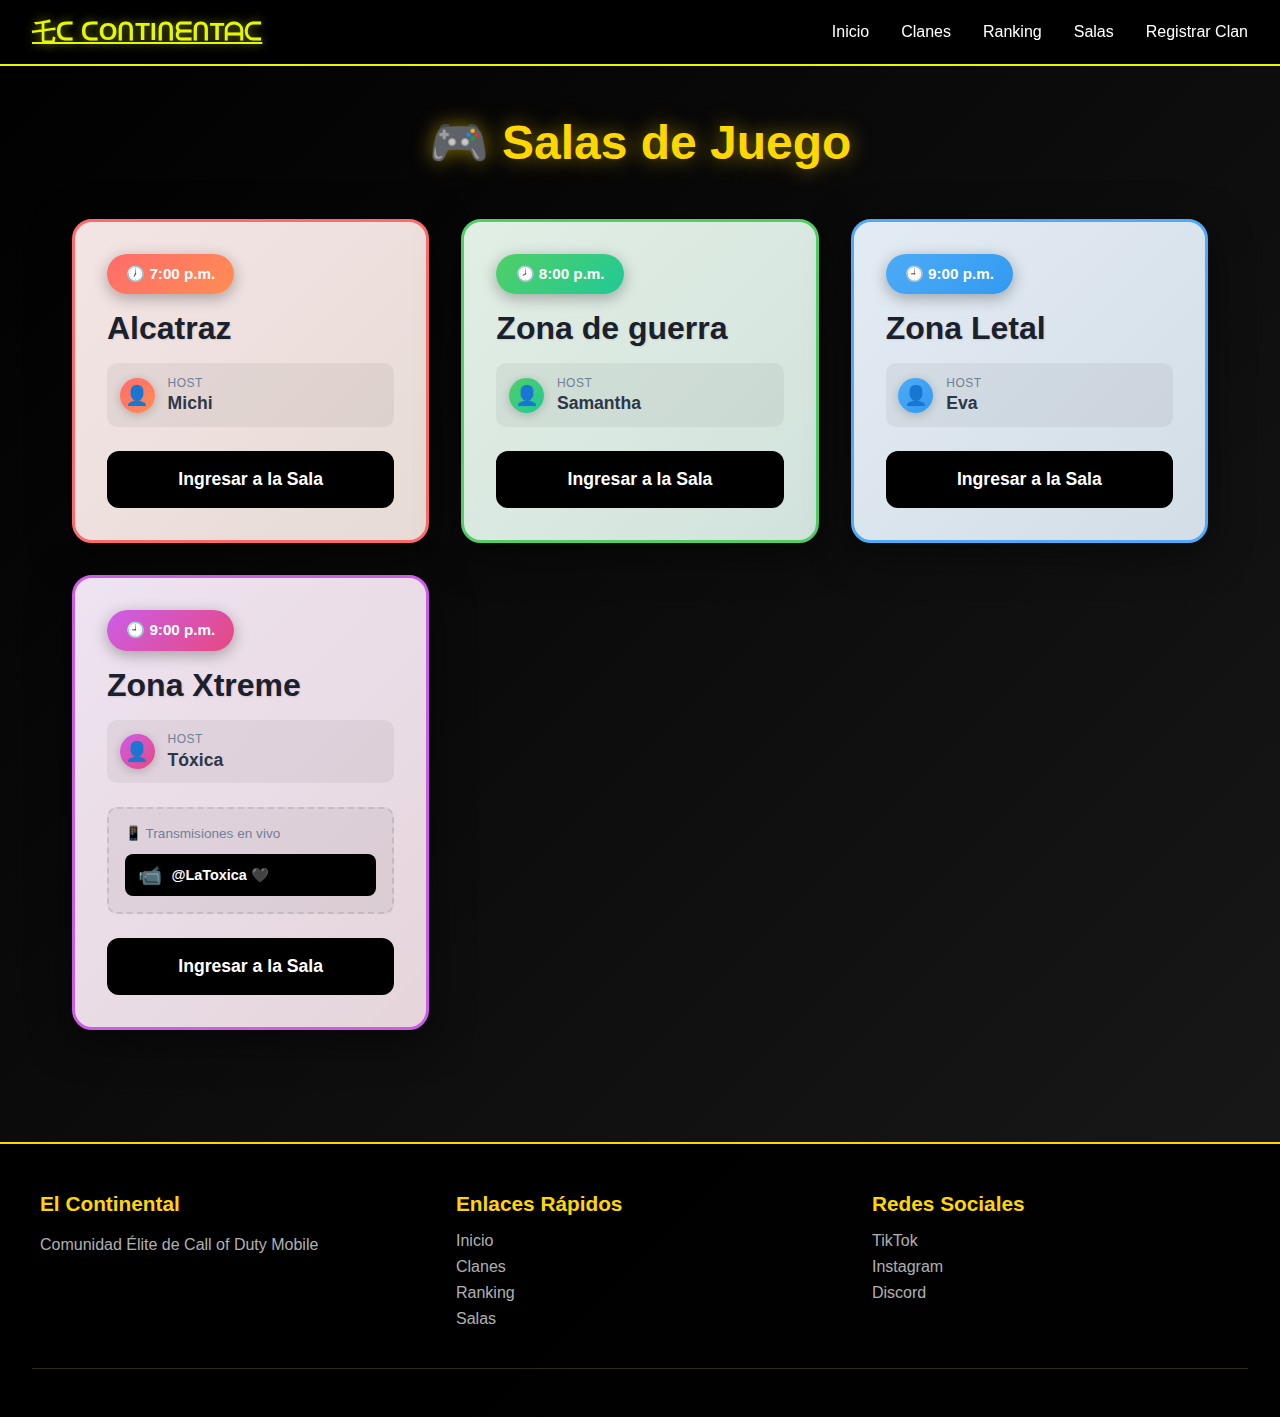
<file: salas.html>
<!DOCTYPE html>
<html lang="en">
<head>
    <meta charset="UTF-8">
    <meta name="viewport" content="width=device-width, initial-scale=1.0">
    <title>El Continental</title>
    <link src rel="stylesheet" href="salas.css">
    <link src rel="script" href="script.js">
    <link rel="icon" type="image/png" href="logo de sala/logo de pagina .png">
</head>

<body>
     <nav>
        <div class="nav-container">
            <a href="index.html" class="logo">
                乇ᑕ ᑕOᑎTIᑎᗴᑎTᗩᑕ
            </a>
            <ul class="nav-links" id="navLinks">
                <li><a href="index.html">Inicio</a></li>
                <li><a href="clanes.html">Clanes</a></li>
                <li><a href="ranking.html">Ranking</a></li>
                <li><a href="salas.html">Salas</a></li>
                             <li><a href="https://forms.gle/6PdbKF8PYXojmiov9" target="_blank" class="cta-button">
                    <span></span> Registrar Clan
                </a></li>
            </ul>
            <div class="hamburger" id="hamburger">
                <span></span>
                <span></span>
                <span></span>
            </div>
        </div>
    </nav>

    <div class="container">
        <h1>🎮 Salas de Juego</h1>
        <div class="rooms-grid">
            <!-- Sala 1: Alcatraz -->
            <div class="room-card">
                <div class="time">🕖 7:00 p.m.</div>
                <div class="room-name">Alcatraz</div>
                <div class="host-info">
                    <div class="player-icon">👤</div>
                    <div class="host-details">
                        <div class="host-label">Host</div>
                        <div class="host-name">Michi</div>
                    </div>
                </div>

         <!--        <div class="tiktok-section">
                    <div class="tiktok-label">📱 Transmisiones en vivo</div>
                    <div class="tiktok-links">
                        <a href="https://www.tiktok.com/@michi_cod" target="_blank" class="tiktok-link">
                            <span class="tiktok-icon">📹</span>
                            <span class="streamer-name">@michi_cod</span>
                            <span class="live-badge">LIVE</span>
                        </a>
                        <a href="https://www.tiktok.com/@alcatraz_oficial" target="_blank" class="tiktok-link">
                            <span class="tiktok-icon">📹</span>
                            <span class="streamer-name">@alcatraz_oficial</span>
                        </a>
                    </div>
                </div> -->

                <a href="Alcatraz.html" class="btn-ingresar">Ingresar a la Sala</a>
            </div>

            <!-- Sala 2: Mixta -->
            <div class="room-card">
                <div class="time">🕗 8:00 p.m.</div>
                <div class="room-name">Zona de guerra </div>
                <div class="host-info">
                    <div class="player-icon">👤</div>
                    <div class="host-details">
                        <div class="host-label">Host</div>
                        <div class="host-name">Samantha</div>
                    </div>
                </div>

            <!--     <div class="tiktok-section">
                    <div class="tiktok-label">📱 Transmisiones en vivo</div>
                    <div class="tiktok-links">
                        <a href="https://www.tiktok.com/@samantha_gaming" target="_blank" class="tiktok-link">
                            <span class="tiktok-icon">📹</span>
                            <span class="streamer-name">@samantha_gaming</span>
                            <span class="live-badge">LIVE</span>
                        </a>
                        <a href="https://www.tiktok.com/@mixta_codm" target="_blank" class="tiktok-link">
                            <span class="tiktok-icon">📹</span>
                            <span class="streamer-name">@mixta_codm</span>
                        </a>
                    </div>
                </div> -->

                <a href="Zona de Guerra.html" class="btn-ingresar">Ingresar a la Sala</a>
            </div>

            <!-- Sala 3: Amateur -->
            <div class="room-card">
                <div class="time">🕘 9:00 p.m.</div>
                <div class="room-name">Zona Letal </div>
                <div class="host-info">
                    <div class="player-icon">👤</div>
                    <div class="host-details">
                        <div class="host-label">Host</div>
                        <div class="host-name">Eva</div>
                    </div>
                </div>

             <!--   <div class="tiktok-section">
                    <div class="tiktok-label">📱 Transmisiones en vivo</div>
                    <div class="tiktok-links">
                        <a href="https://www.tiktok.com/@eva_codm" target="_blank" class="tiktok-link">
                            <span class="tiktok-icon">📹</span>
                            <span class="streamer-name">@eva_codm</span>
                            <span class="live-badge">LIVE</span>
                        </a>
                        <a href="https://www.tiktok.com/@amateur_streams" target="_blank" class="tiktok-link">
                            <span class="tiktok-icon">📹</span>
                            <span class="streamer-name">@amateur_streams</span>
                        </a>
                    </div>
                </div> -->

                <a href="Zona Letal.html" class="btn-ingresar">Ingresar a la Sala</a>
            </div>

            <!-- Sala 4: Xtreme -->
            <div class="room-card">
                <div class="time">🕘 9:00 p.m.</div>
                <div class="room-name">Zona Xtreme</div>
                <div class="host-info">
                    <div class="player-icon">👤</div>
                    <div class="host-details">
                        <div class="host-label">Host</div>
                        <div class="host-name">Tóxica</div>
                    </div>
                </div>

                <div class="tiktok-section">
                    <div class="tiktok-label">📱 Transmisiones en vivo</div>
                    <div class="tiktok-links">
                        <a href="https://www.tiktok.com/@toxii?is_from_webapp=1&sender_device=pc" target="_blank" class="tiktok-link">
                            <span class="tiktok-icon">📹</span>
                            <span class="streamer-name">@LaToxica 🖤</span>
                        </a>
                        <!--<a href="" target="_blank" class="tiktok-link">
                            <span class="tiktok-icon">📹</span>
                            <span class="streamer-name">@xtreme_gaming</span>
                        </a> -->
                    </div>
                </div> 

                <a href="Zona Xtreme.html" class="btn-ingresar">Ingresar a la Sala</a>
            </div>

            <!-- Sala 5: Competitiva 
            <div class="room-card">
                <div class="time">🕙 10:00 p.m.</div>
                <div class="room-name">Liga Suprema</div>
                <div class="host-info">
                    <div class="player-icon">👤</div>
                    <div class="host-details">
                        <div class="host-label">Host</div>
                        <div class="host-name">Alexa</div>
                    </div>
                </div>

               <div class="tiktok-section">
                    <div class="tiktok-label">📱 Transmisiones en vivo</div>
                    <div class="tiktok-links">
                        <a href="https://www.tiktok.com/@alexa_pro" target="_blank" class="tiktok-link">
                            <span class="tiktok-icon">📹</span>
                            <span class="streamer-name">@alexa_pro</span>
                            <span class="live-badge">LIVE</span>
                        </a>
                        <a href="https://www.tiktok.com/@competitiva_official" target="_blank" class="tiktok-link">
                            <span class="tiktok-icon">📹</span>
                            <span class="streamer-name">@competitiva_official</span>
                        </a>
                    </div>
                </div> 

                <a href="Liga Suprema.html" class="btn-ingresar">Ingresar a la Sala</a>
            </div> -->
        </div>
    </div>

 
    <!-- Footer -->
    <footer>
        <div class="footer-content">
            <div class="footer-section">
                <h3>El Continental</h3>
                <p>Comunidad Élite de Call of Duty Mobile</p>
            </div>
            <div class="footer-section">
                <h3>Enlaces Rápidos</h3>
                <ul class="footer-links">
                    <li><a href="index.html">Inicio</a></li>
                    <li><a href="clanes.html">Clanes</a></li>
                    <li><a href="ranking.html">Ranking</a></li>
                    <li><a href="salas.html">Salas</a></li>
                </ul>
            </div>
            <div class="footer-section">
                <h3>Redes Sociales</h3>
                <div class="footer-social">
                    <a href="https://www.tiktok.com/@elcontinentalcodm" target="_blank">TikTok</a>
                    <a href="https://www.instagram.com/elcontinentalcodm" target="_blank">Instagram</a>
                    <a href="https://discord.com/invite/BFgupYEYUq" target="_blank">Discord</a>
                </div>
            </div>
        </div>
        <div class="footer-bottom">
        </div>
    </footer>

    <script>
        const hamburger = document.getElementById('hamburger');
        const navLinks = document.getElementById('navLinks');

        hamburger.addEventListener('click', () => {
            hamburger.classList.toggle('active');
            navLinks.classList.toggle('active');
        });

        document.querySelectorAll('.nav-links a').forEach(link => {
            link.addEventListener('click', () => {
                hamburger.classList.remove('active');
                navLinks.classList.remove('active');
            });
        });

        document.addEventListener('click', (e) => {
            if (!hamburger.contains(e.target) && !navLinks.contains(e.target)) {
                hamburger.classList.remove('active');
                navLinks.classList.remove('active');
            }
        });
    </script>
</body>
</html>
</file>
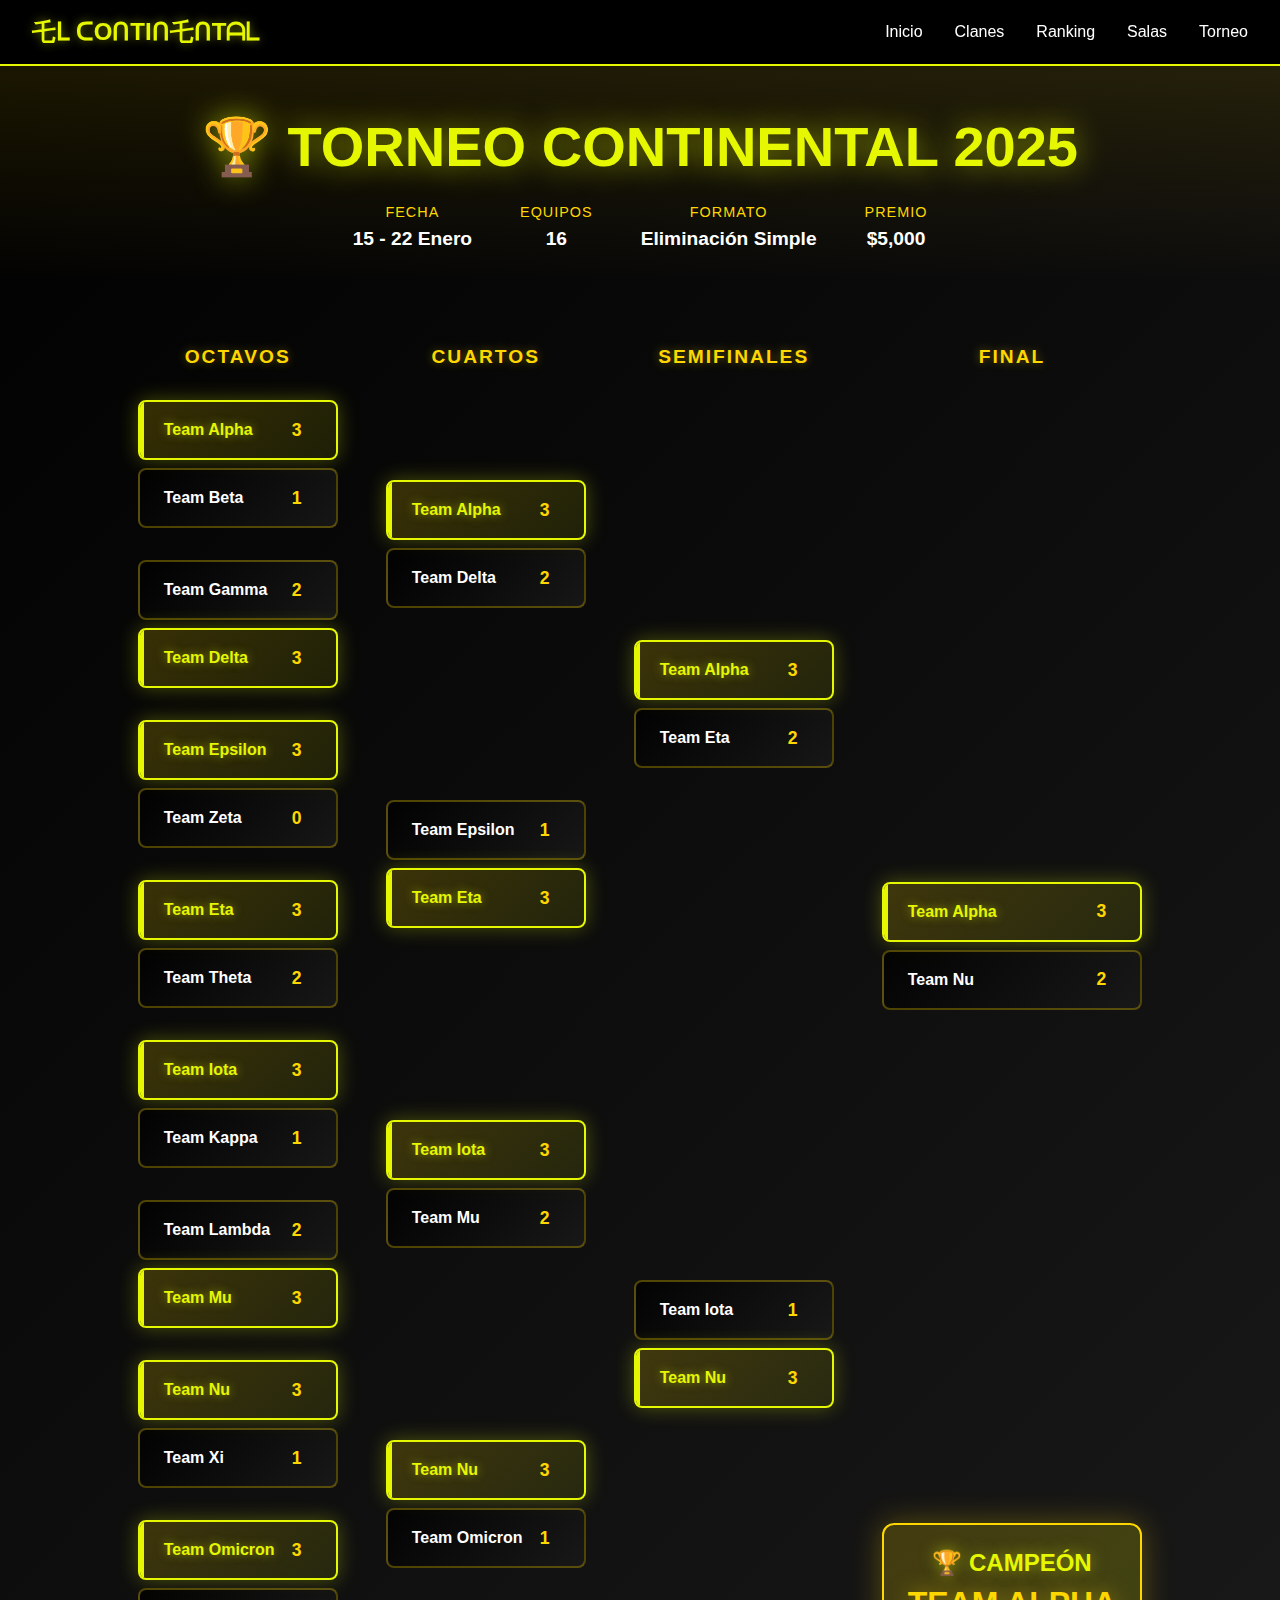
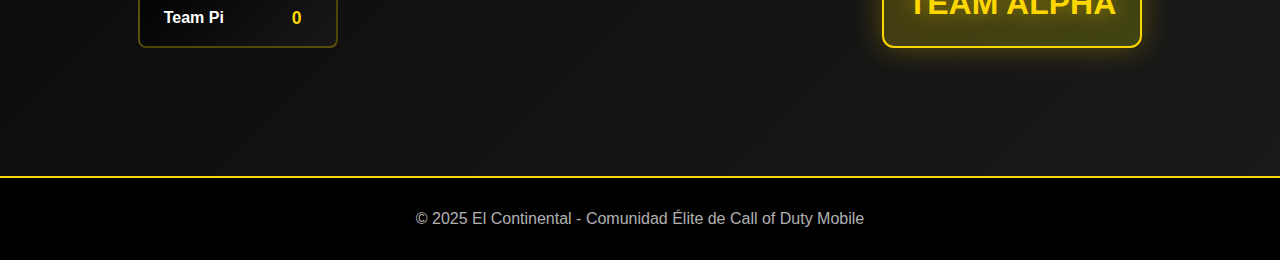
<file: Torneo.html>
<!DOCTYPE html>
<html lang="es">
<head>
    <meta charset="UTF-8">
    <meta name="viewport" content="width=device-width, initial-scale=1.0">
    <title>El Continental - Torneo</title>
    <link rel="stylesheet" href="Torneo.css">
</head>
<body>
    <nav>
        <div class="nav-container">
            <div class="logo">乇ᒪ ᑕOᑎTIᑎ乇ᑎTᗩᒪ</div>
            <ul class="nav-links">
                <li><a href="index.html">Inicio</a></li>
                <li><a href="clanes.html">Clanes</a></li>
                <li><a href="ranking.html">Ranking</a></li>
                <li><a href="salas.html">Salas</a></li>
                <li><a href="torneo.html">Torneo</a></li>
            </ul>
        </div>
    </nav>

    <div class="tournament-header">
        <h1>🏆 TORNEO CONTINENTAL 2025</h1>
        <div class="tournament-info">
            <div class="info-item">
                <span class="info-label">Fecha</span>
                <span class="info-value">15 - 22 Enero</span>
            </div>
            <div class="info-item">
                <span class="info-label">Equipos</span>
                <span class="info-value">16</span>
            </div>
            <div class="info-item">
                <span class="info-label">Formato</span>
                <span class="info-value">Eliminación Simple</span>
            </div>
            <div class="info-item">
                <span class="info-label">Premio</span>
                <span class="info-value">$5,000</span>
            </div>
        </div>
    </div>

    <div class="bracket-container">
        <div class="bracket">
            <!-- OCTAVOS DE FINAL -->
            <div class="round">
                <div class="round-title">Octavos</div>
                <div class="round-matches">
                    <div class="match">
                        <div class="team winner">
                            <span class="team-name">Team Alpha</span>
                            <span class="team-score">3</span>
                        </div>
                        <div class="team">
                            <span class="team-name">Team Beta</span>
                            <span class="team-score">1</span>
                        </div>
                    </div>

                    <div class="match">
                        <div class="team">
                            <span class="team-name">Team Gamma</span>
                            <span class="team-score">2</span>
                        </div>
                        <div class="team winner">
                            <span class="team-name">Team Delta</span>
                            <span class="team-score">3</span>
                        </div>
                    </div>

                    <div class="match">
                        <div class="team winner">
                            <span class="team-name">Team Epsilon</span>
                            <span class="team-score">3</span>
                        </div>
                        <div class="team">
                            <span class="team-name">Team Zeta</span>
                            <span class="team-score">0</span>
                        </div>
                    </div>

                    <div class="match">
                        <div class="team winner">
                            <span class="team-name">Team Eta</span>
                            <span class="team-score">3</span>
                        </div>
                        <div class="team">
                            <span class="team-name">Team Theta</span>
                            <span class="team-score">2</span>
                        </div>
                    </div>

                    <div class="match">
                        <div class="team winner">
                            <span class="team-name">Team Iota</span>
                            <span class="team-score">3</span>
                        </div>
                        <div class="team">
                            <span class="team-name">Team Kappa</span>
                            <span class="team-score">1</span>
                        </div>
                    </div>

                    <div class="match">
                        <div class="team">
                            <span class="team-name">Team Lambda</span>
                            <span class="team-score">2</span>
                        </div>
                        <div class="team winner">
                            <span class="team-name">Team Mu</span>
                            <span class="team-score">3</span>
                        </div>
                    </div>

                    <div class="match">
                        <div class="team winner">
                            <span class="team-name">Team Nu</span>
                            <span class="team-score">3</span>
                        </div>
                        <div class="team">
                            <span class="team-name">Team Xi</span>
                            <span class="team-score">1</span>
                        </div>
                    </div>

                    <div class="match">
                        <div class="team winner">
                            <span class="team-name">Team Omicron</span>
                            <span class="team-score">3</span>
                        </div>
                        <div class="team">
                            <span class="team-name">Team Pi</span>
                            <span class="team-score">0</span>
                        </div>
                    </div>
                </div>
            </div>

            <!-- CUARTOS DE FINAL -->
            <div class="round">
                <div class="round-title">Cuartos</div>
                <div class="round-matches">
                    <div class="match">
                        <div class="team winner">
                            <span class="team-name">Team Alpha</span>
                            <span class="team-score">3</span>
                        </div>
                        <div class="team">
                            <span class="team-name">Team Delta</span>
                            <span class="team-score">2</span>
                        </div>
                    </div>

                    <div class="match">
                        <div class="team">
                            <span class="team-name">Team Epsilon</span>
                            <span class="team-score">1</span>
                        </div>
                        <div class="team winner">
                            <span class="team-name">Team Eta</span>
                            <span class="team-score">3</span>
                        </div>
                    </div>

                    <div class="match">
                        <div class="team winner">
                            <span class="team-name">Team Iota</span>
                            <span class="team-score">3</span>
                        </div>
                        <div class="team">
                            <span class="team-name">Team Mu</span>
                            <span class="team-score">2</span>
                        </div>
                    </div>

                    <div class="match">
                        <div class="team winner">
                            <span class="team-name">Team Nu</span>
                            <span class="team-score">3</span>
                        </div>
                        <div class="team">
                            <span class="team-name">Team Omicron</span>
                            <span class="team-score">1</span>
                        </div>
                    </div>
                </div>
            </div>

            <!-- SEMIFINALES -->
            <div class="round">
                <div class="round-title">Semifinales</div>
                <div class="round-matches">
                    <div class="match">
                        <div class="team winner">
                            <span class="team-name">Team Alpha</span>
                            <span class="team-score">3</span>
                        </div>
                        <div class="team">
                            <span class="team-name">Team Eta</span>
                            <span class="team-score">2</span>
                        </div>
                    </div>

                    <div class="match">
                        <div class="team">
                            <span class="team-name">Team Iota</span>
                            <span class="team-score">1</span>
                        </div>
                        <div class="team winner">
                            <span class="team-name">Team Nu</span>
                            <span class="team-score">3</span>
                        </div>
                    </div>
                </div>
            </div>

            <!-- FINAL -->
            <div class="round final">
                <div class="round-title">Final</div>
                <div class="round-matches">
                    <div class="match">
                        <div class="team winner">
                            <span class="team-name">Team Alpha</span>
                            <span class="team-score">3</span>
                        </div>
                        <div class="team">
                            <span class="team-name">Team Nu</span>
                            <span class="team-score">2</span>
                        </div>
                    </div>
                </div>
                <div class="champion-banner">
                    <h3>🏆 CAMPEÓN</h3>
                    <div class="champion-name">TEAM ALPHA</div>
                </div>
            </div>
        </div>
    </div>

    <footer>
        <p>© 2025 El Continental - Comunidad Élite de Call of Duty Mobile</p>
    </footer>

    <script>
        // Añadir efectos hover y animaciones
        document.querySelectorAll('.team:not(.empty)').forEach(team => {
            team.addEventListener('click', function() {
                // Aquí puedes añadir funcionalidad para editar resultados
                console.log('Equipo clickeado:', this.querySelector('.team-name').textContent);
            });
        });

        // Scroll suave al cargar
        window.addEventListener('load', () => {
            const bracket = document.querySelector('.bracket-container');
            bracket.scrollLeft = (bracket.scrollWidth - bracket.clientWidth) / 2;
        });
    </script>
</body>
</html>
</file>
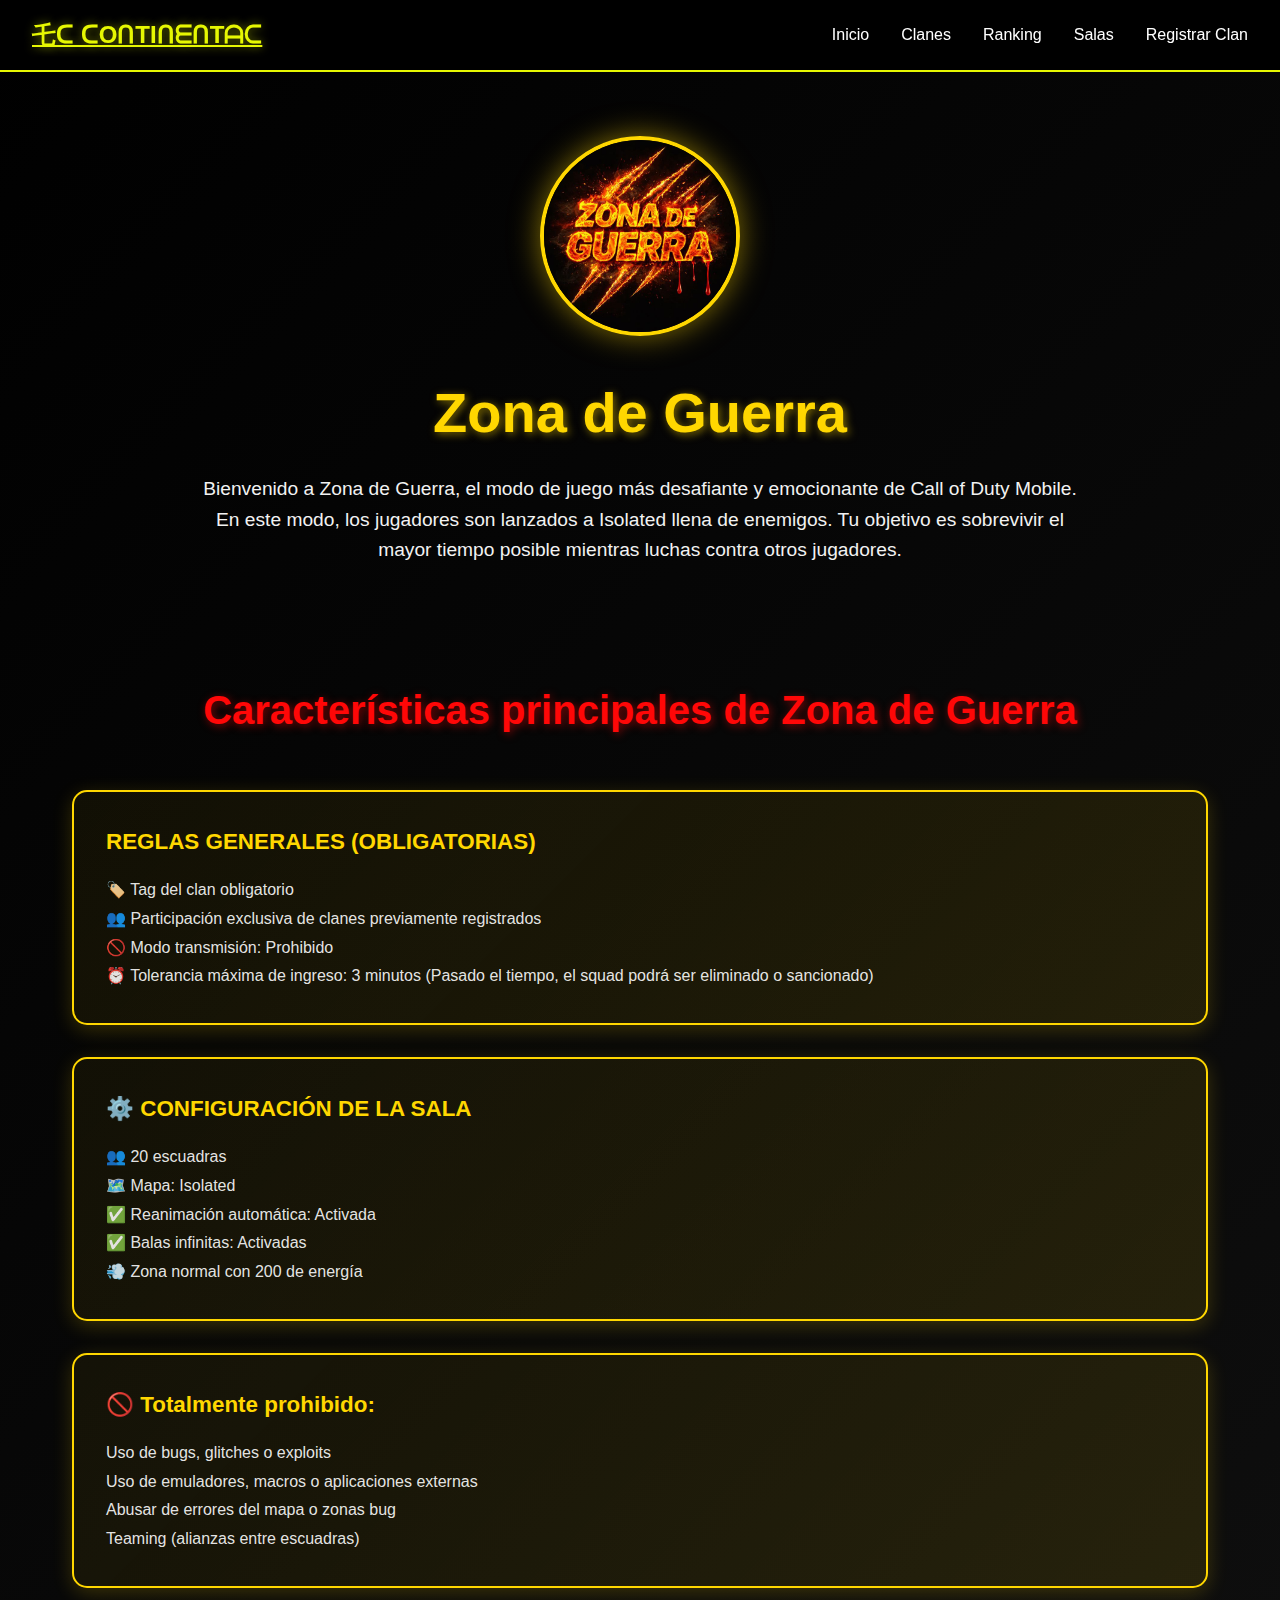
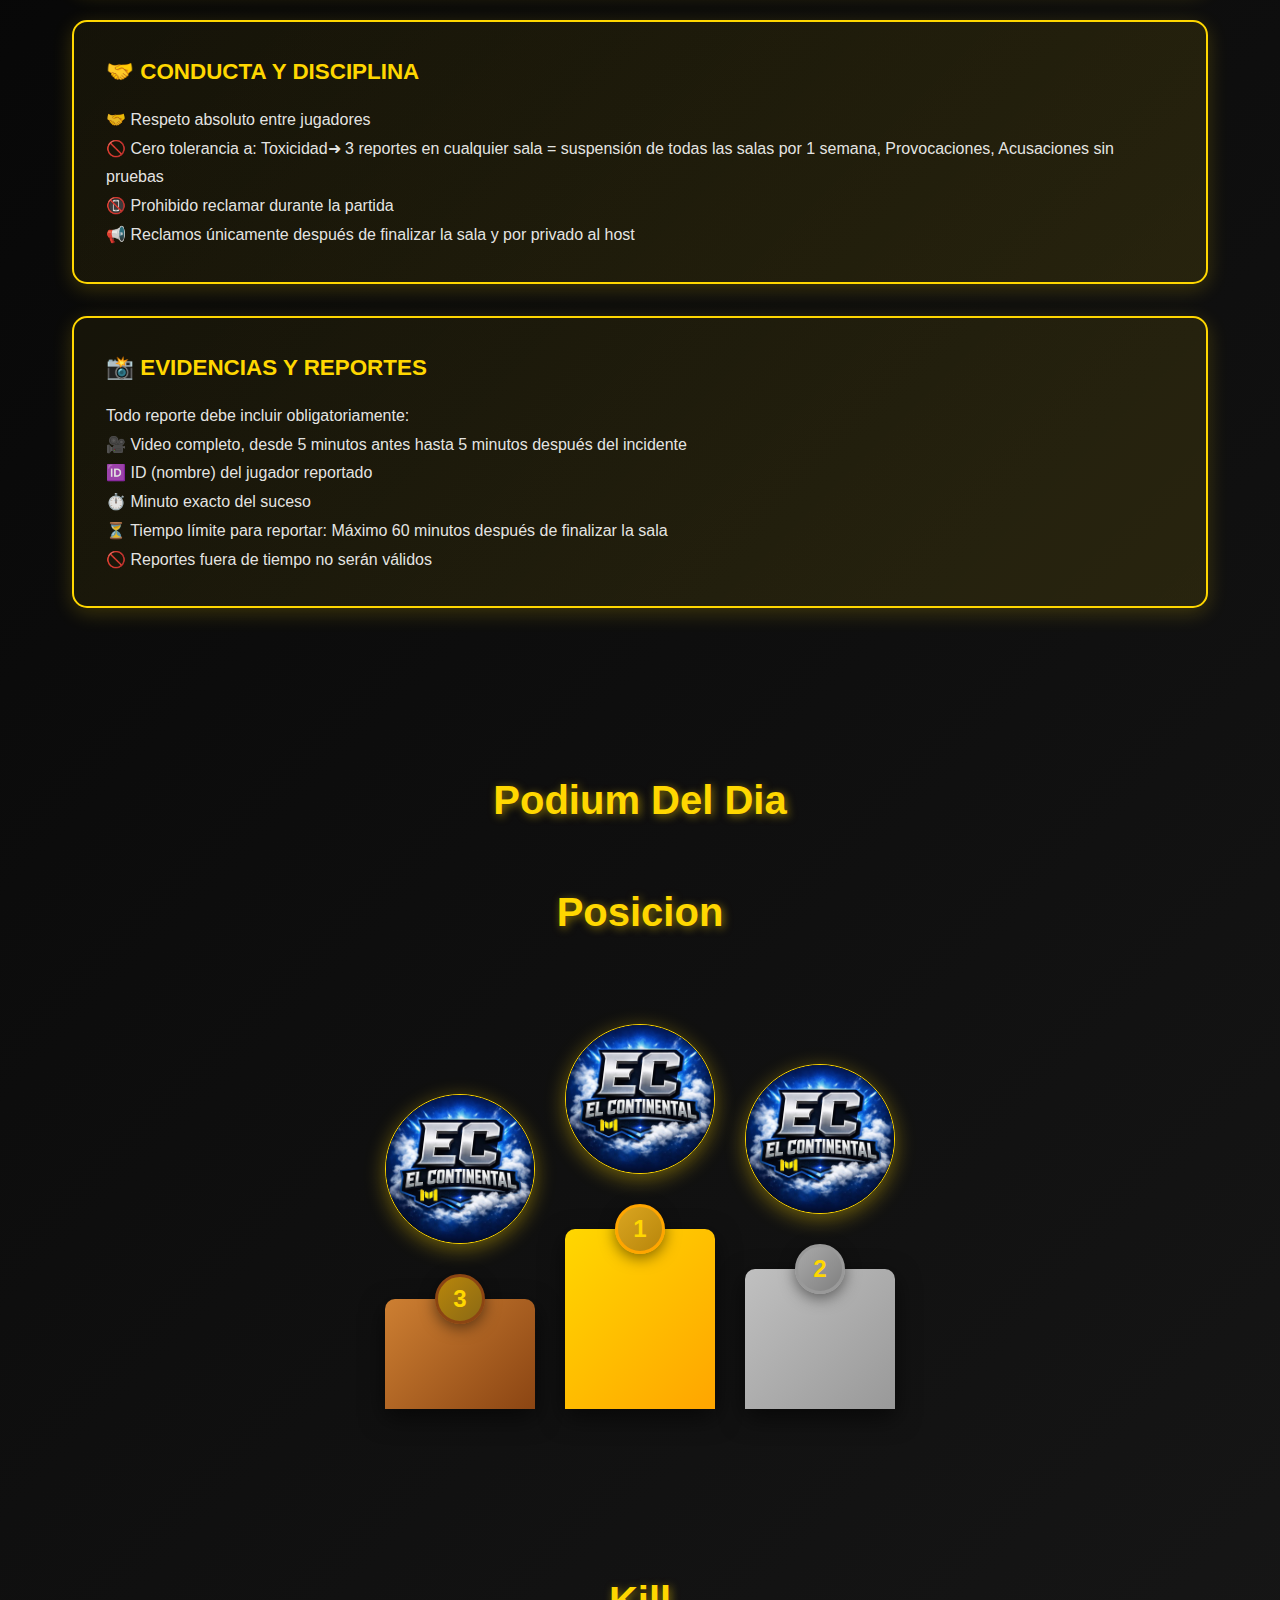
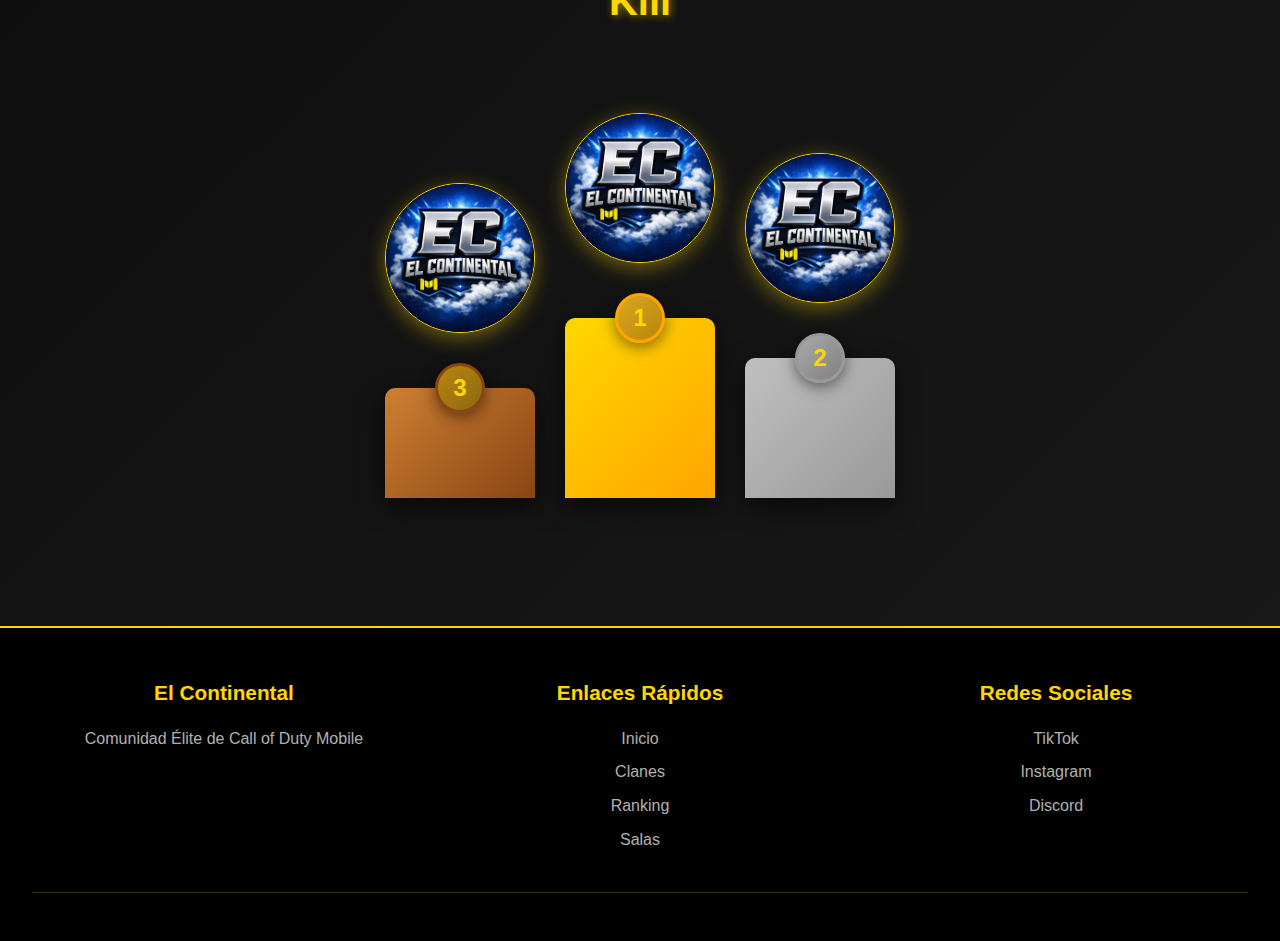
<file: Zona de Guerra.html>
<!DOCTYPE html>
<html lang="es">
<head>
    <meta charset="UTF-8">
    <meta name="viewport" content="width=device-width, initial-scale=1.0">
    <link rel="stylesheet" href="Alcatraz.css">
    <link rel="icon" type="image/png" href="logo de sala/logo de pagina .png">
    <title>Zona de Guerra - Call of Duty Mobile</title>

<body>
     <nav>
        <div class="nav-container">
            <a href="index.html" class="logo">
                乇ᑕ ᑕOᑎTIᑎᗴᑎTᗩᑕ
            </a>
            <ul class="nav-links" id="navLinks">
                <li><a href="index.html">Inicio</a></li>
                <li><a href="clanes.html">Clanes</a></li>
                <li><a href="ranking.html">Ranking</a></li>
                <li><a href="salas.html">Salas</a></li>
                <li><a href="https://forms.gle/6PdbKF8PYXojmiov9" target="_blank" class="cta-button">
                    <span></span> Registrar Clan
                </a></li>
            </ul>
            <div class="hamburger" id="hamburger">
                <span></span>
                <span></span>
                <span></span>
            </div>
        </div>
    </nav>

    <section class="hero">
        <img src="logo de sala/Zona de Guerra.png" alt="Zona de Guerra Logo" class="hero-image">
        <h1>Zona de Guerra</h1>
        <p>Bienvenido a Zona de Guerra, el modo de juego más desafiante y emocionante de Call of Duty Mobile.
             En este modo, los jugadores son lanzados a Isolated llena de enemigos. Tu objetivo es sobrevivir el mayor tiempo posible mientras luchas contra otros jugadores.</p>
    </section>

    <section class="features">
        <h2>Características principales de Zona de Guerra</h2>
        
        <div class="feature-box">
            <h3>REGLAS GENERALES (OBLIGATORIAS)</h3>
            <p>🏷️ Tag del clan obligatorio</p>  
            <p>👥 Participación exclusiva de clanes previamente registrados</p>
            <p>🚫 Modo transmisión: Prohibido</p>
            <p>⏰ Tolerancia máxima de ingreso: 3 minutos (Pasado el tiempo, el squad podrá ser eliminado o sancionado)</p>
        </div>

        <div class="feature-box">
            <h3>⚙️ CONFIGURACIÓN DE LA SALA</h3>
            <p>👥 20 escuadras</p>
            <p>🗺️ Mapa: Isolated</p>    
            <p>✅ Reanimación automática: Activada</p>
            <p>✅ Balas infinitas: Activadas</p>
            <p>💨 Zona normal con 200 de energía</p>
        </div>

        <div class="feature-box">
            <h3>🚫 Totalmente prohibido:</h3>
            <p>Uso de bugs, glitches o exploits</p>
            <p>Uso de emuladores, macros o aplicaciones externas</p>
            <p>Abusar de errores del mapa o zonas bug</p>
            <p>Teaming (alianzas entre escuadras)</p>
        </div>

        <div class="feature-box">
            <h3>🤝 CONDUCTA Y DISCIPLINA</h3>
            <p>🤝 Respeto absoluto entre jugadores</p>
            <p>🚫 Cero tolerancia a: Toxicidad➜ 3 reportes en cualquier sala = suspensión de todas las salas por 1 semana, Provocaciones, Acusaciones sin pruebas</p>
            <p>📵 Prohibido reclamar durante la partida</p>
            <p>📢 Reclamos únicamente después de finalizar la sala y por privado al host</p>
        </div>

        <div class="feature-box">
            <h3>📸 EVIDENCIAS Y REPORTES</h3>
            <p>Todo reporte debe incluir obligatoriamente:</p>
            <p>🎥 Video completo, desde 5 minutos antes hasta 5 minutos después del incidente</p>
            <p>🆔 ID (nombre) del jugador reportado</p>
            <p>⏱️ Minuto exacto del suceso</p>
            <p>⏳ Tiempo límite para reportar: Máximo 60 minutos después de finalizar la sala</p>
            <p>🚫 Reportes fuera de tiempo no serán válidos</p>
        </div>
    </section>

    <section class="podium-section">
        <h2>Podium Del Dia</h2>
        <h2>Posicion</h2>
        <div class="podium-container">
            <div class="podium-item level-3">
                <img src="logo de sala/logo de pagina .jpg" alt="Player 3" class="podium-avatar">
                <div class="podium-number">3</div>
                <div class="podium-content">
                    <p></p>
                </div>
            </div>
            <div class="podium-item level-1">
                <img src="logo de sala/logo de pagina .jpg" alt="Player 1" class="podium-avatar">
                <div class="podium-number">1</div>
                <div class="podium-content">
                    <p></p>
                </div>
            </div>
            <div class="podium-item level-2">
                <img src="logo de sala/logo de pagina .jpg" alt="Player 2" class="podium-avatar">
                <div class="podium-number">2</div>
                <div class="podium-content">
                    <p></p>
                </div>
            </div>
        </div>
    </section>

        <section class="podium-section">
        <h2>Kill</h2>
        <div class="podium-container">
            <div class="podium-item level-3">
                <img src="logo de sala/logo de pagina .jpg" alt="Player 3" class="podium-avatar">
                <div class="podium-number">3</div>
                <div class="podium-content">
                    <p></p>
                </div>
            </div>
            <div class="podium-item level-1">
                <img src="logo de sala/logo de pagina .jpg" alt="Player 1" class="podium-avatar">
                <div class="podium-number">1</div>
                <div class="podium-content">
                    <p></p>
                </div>
            </div>
            <div class="podium-item level-2">
                <img src="logo de sala/logo de pagina .jpg" alt="Player 2" class="podium-avatar">
                <div class="podium-number">2</div>
                <div class="podium-content">
                    <p></p>
                </div>
            </div>
        </div>
    </section>
    
    <!-- Footer -->
    <footer>
        <div class="footer-content">
            <div class="footer-section">
                <h3>El Continental</h3>
                <p>Comunidad Élite de Call of Duty Mobile</p>
            </div>
            <div class="footer-section">
                <h3>Enlaces Rápidos</h3>
                <ul class="footer-links">
                    <li><a href="index.html">Inicio</a></li>
                    <li><a href="clanes.html">Clanes</a></li>
                    <li><a href="ranking.html">Ranking</a></li>
                    <li><a href="salas.html">Salas</a></li>
                </ul>
            </div>
            <div class="footer-section">
                <h3>Redes Sociales</h3>
                <div class="footer-social">
                    <a href="https://www.tiktok.com/@elcontinentalcodm" target="_blank">TikTok</a>
                    <a href="https://www.instagram.com/elcontinentalcodm" target="_blank">Instagram</a>
                    <a href="https://discord.com/invite/BFgupYEYUq" target="_blank">Discord</a>
                </div>
            </div>
        </div>
        <div class="footer-bottom">
        </div>
    </footer>
    <script>
        const hamburger = document.getElementById('hamburger');
        const navLinks = document.getElementById('navLinks');

        hamburger.addEventListener('click', () => {
            hamburger.classList.toggle('active');
            navLinks.classList.toggle('active');
        });

        document.querySelectorAll('.nav-links a').forEach(link => {
            link.addEventListener('click', () => {
                hamburger.classList.remove('active');
                navLinks.classList.remove('active');
            });
        });

        // Cerrar menú al hacer clic fuera
        document.addEventListener('click', (e) => {
            if (!hamburger.contains(e.target) && !navLinks.contains(e.target)) {
                hamburger.classList.remove('active');
                navLinks.classList.remove('active');
            }
        });
    </script>
</body>
</html>
</file>
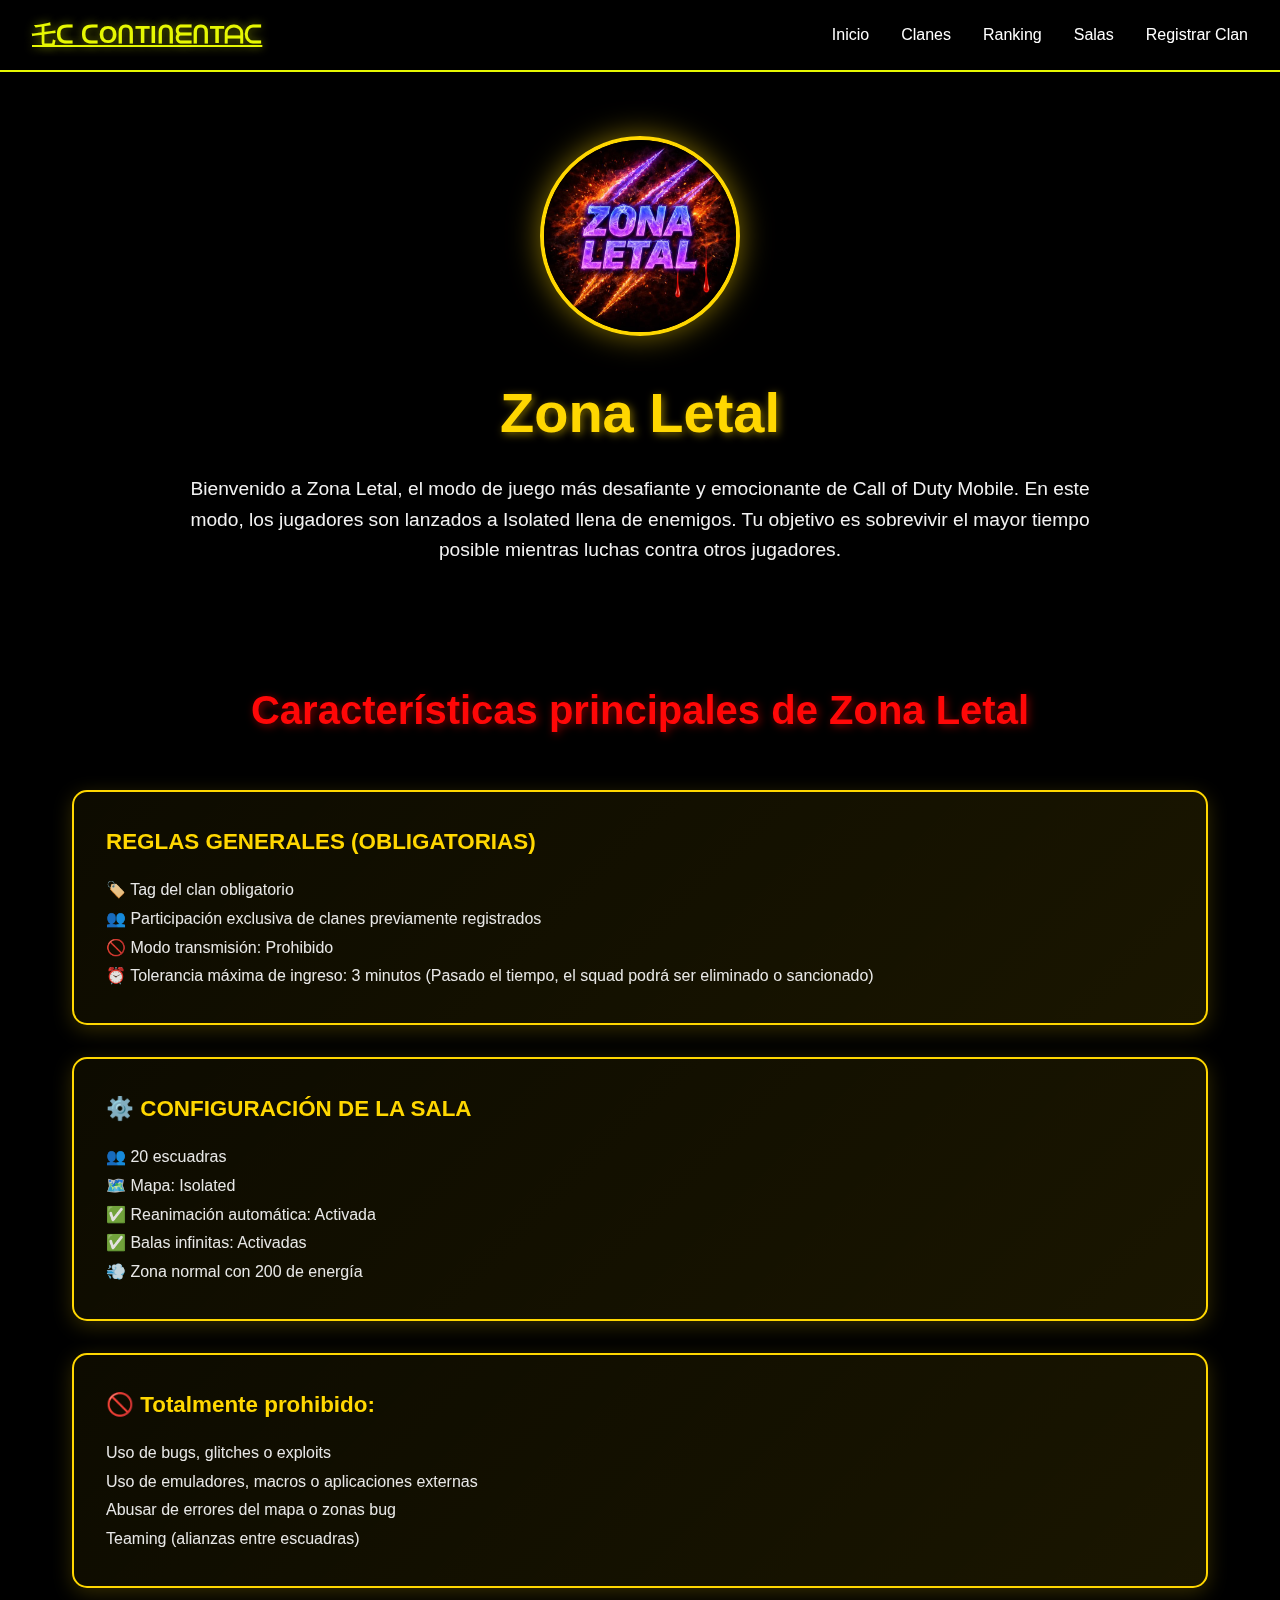
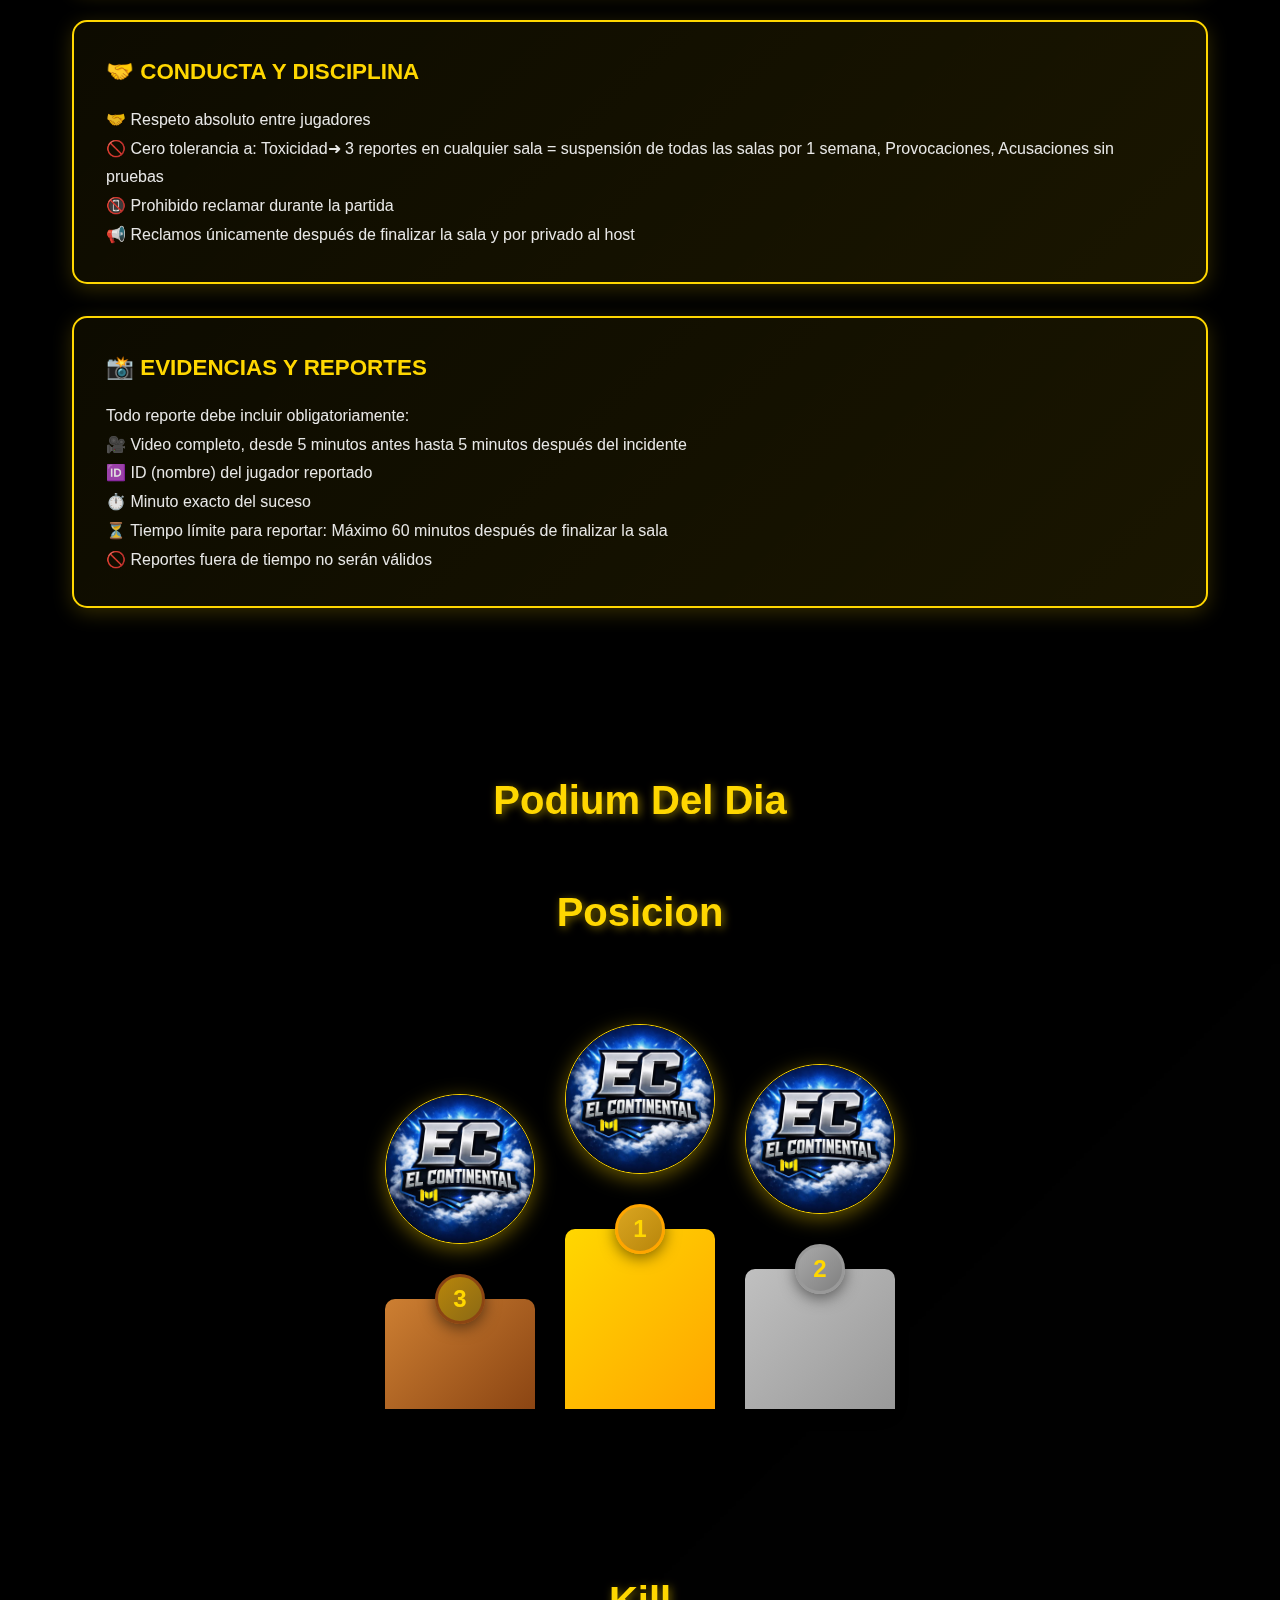
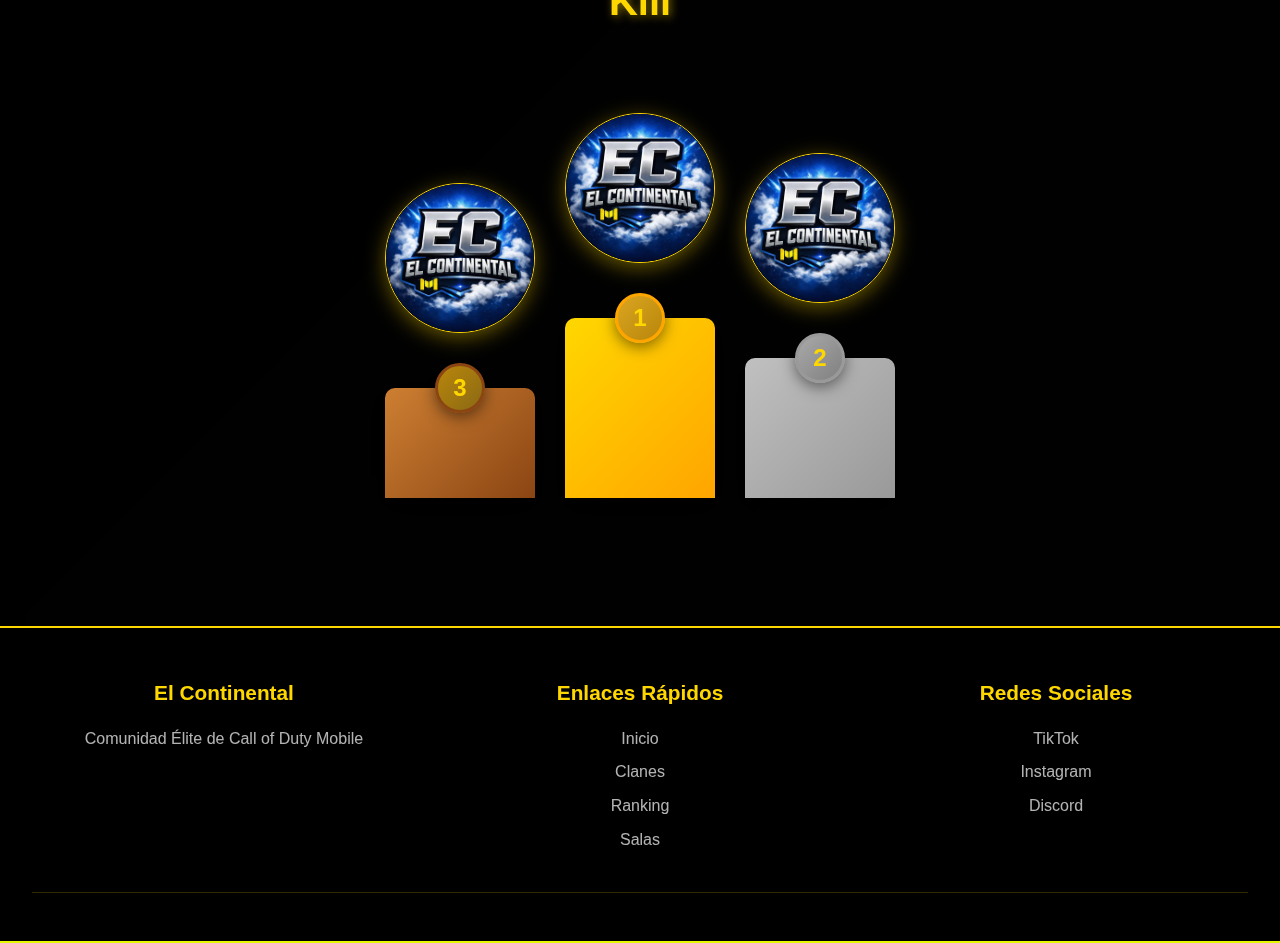
<file: Zona Letal.html>
<!DOCTYPE html>
<html lang="es">
<head>
    <meta charset="UTF-8">
    <meta name="viewport" content="width=device-width, initial-scale=1.0">
    <link rel="stylesheet" href="Alcatraz.css">
    <link rel="icon" type="image/png" href="logo de sala/logo de pagina .png">
    <title>Alcatraz - Call of Duty Mobile</title>

<body>
    <nav>
     <nav>
        <div class="nav-container">
            <a href="index.html" class="logo">
                乇ᑕ ᑕOᑎTIᑎᗴᑎTᗩᑕ
            </a>
            <ul class="nav-links" id="navLinks">
                <li><a href="index.html">Inicio</a></li>
                <li><a href="clanes.html">Clanes</a></li>
                <li><a href="ranking.html">Ranking</a></li>
                <li><a href="salas.html">Salas</a></li>
                <li><a href="https://forms.gle/6PdbKF8PYXojmiov9" target="_blank" class="cta-button">
                    <span></span> Registrar Clan
                </a></li>
            </ul>
            <div class="hamburger" id="hamburger">
                <span></span>
                <span></span>
                <span></span>
            </div>
        </div>
    </nav>

    <section class="hero">
        <img src="logo de sala/Zona Letal.png" alt="Alcatraz Logo" class="hero-image">
        <h1>Zona Letal</h1>
        <p>Bienvenido a Zona Letal, el modo de juego más desafiante y emocionante de Call of Duty Mobile.
             En este modo, los jugadores son lanzados a Isolated llena de enemigos. Tu objetivo es sobrevivir el mayor tiempo posible mientras luchas contra otros jugadores.</p>
    </section>

    <section class="features">
        <h2>Características principales de Zona Letal</h2>
        
        <div class="feature-box">
            <h3>REGLAS GENERALES (OBLIGATORIAS)</h3>
            <p>🏷️ Tag del clan obligatorio</p>  
            <p>👥 Participación exclusiva de clanes previamente registrados</p>
            <p>🚫 Modo transmisión: Prohibido</p>
            <p>⏰ Tolerancia máxima de ingreso: 3 minutos (Pasado el tiempo, el squad podrá ser eliminado o sancionado)</p>
        </div>

        <div class="feature-box">
            <h3>⚙️ CONFIGURACIÓN DE LA SALA</h3>
            <p>👥 20 escuadras</p>
            <p>🗺️ Mapa: Isolated</p>    
            <p>✅ Reanimación automática: Activada</p>
            <p>✅ Balas infinitas: Activadas</p>
            <p>💨 Zona normal con 200 de energía</p>
        </div>

        <div class="feature-box">
            <h3>🚫 Totalmente prohibido:</h3>
            <p>Uso de bugs, glitches o exploits</p>
            <p>Uso de emuladores, macros o aplicaciones externas</p>
            <p>Abusar de errores del mapa o zonas bug</p>
            <p>Teaming (alianzas entre escuadras)</p>
        </div>

        <div class="feature-box">
            <h3>🤝 CONDUCTA Y DISCIPLINA</h3>
            <p>🤝 Respeto absoluto entre jugadores</p>
            <p>🚫 Cero tolerancia a: Toxicidad➜ 3 reportes en cualquier sala = suspensión de todas las salas por 1 semana, Provocaciones, Acusaciones sin pruebas</p>
            <p>📵 Prohibido reclamar durante la partida</p>
            <p>📢 Reclamos únicamente después de finalizar la sala y por privado al host</p>
        </div>

        <div class="feature-box">
            <h3>📸 EVIDENCIAS Y REPORTES</h3>
            <p>Todo reporte debe incluir obligatoriamente:</p>
            <p>🎥 Video completo, desde 5 minutos antes hasta 5 minutos después del incidente</p>
            <p>🆔 ID (nombre) del jugador reportado</p>
            <p>⏱️ Minuto exacto del suceso</p>
            <p>⏳ Tiempo límite para reportar: Máximo 60 minutos después de finalizar la sala</p>
            <p>🚫 Reportes fuera de tiempo no serán válidos</p>
        </div>
    </section>

    <section class="podium-section">
        <h2>Podium Del Dia</h2>
        <h2>Posicion</h2>
        <div class="podium-container">
            <div class="podium-item level-3">
                <img src="logo de sala/logo de pagina .jpg" alt="Player 3" class="podium-avatar">
                <div class="podium-number">3</div>
                <div class="podium-content">
                    <p></p>
                </div>
            </div>
            <div class="podium-item level-1">
                <img src="logo de sala/logo de pagina .jpg" alt="Player 1" class="podium-avatar">
                <div class="podium-number">1</div>
                <div class="podium-content">
                    <p></p>
                </div>
            </div>
            <div class="podium-item level-2">
                <img src="logo de sala/logo de pagina .jpg" alt="Player 2" class="podium-avatar">
                <div class="podium-number">2</div>
                <div class="podium-content">
                    <p></p>
                </div>
            </div>
        </div>
    </section>

        <section class="podium-section">
        <h2>Kill</h2>
        <div class="podium-container">
            <div class="podium-item level-3">
                <img src="logo de sala/logo de pagina .jpg" alt="Player 3" class="podium-avatar">
                <div class="podium-number">3</div>
                <div class="podium-content">
                    <p></p>
                </div>
            </div>
            <div class="podium-item level-1">
                <img src="logo de sala/logo de pagina .jpg" alt="Player 1" class="podium-avatar">
                <div class="podium-number">1</div>
                <div class="podium-content">
                    <p></p>
                </div>
            </div>
            <div class="podium-item level-2">
                <img src="logo de sala/logo de pagina .jpg" alt="Player 2" class="podium-avatar">
                <div class="podium-number">2</div>
                <div class="podium-content">
                    <p></p>
                </div>
            </div>
        </div>
    </section>
    
    <!-- Footer -->
    <footer>
        <div class="footer-content">
            <div class="footer-section">
                <h3>El Continental</h3>
                <p>Comunidad Élite de Call of Duty Mobile</p>
            </div>
            <div class="footer-section">
                <h3>Enlaces Rápidos</h3>
                <ul class="footer-links">
                    <li><a href="index.html">Inicio</a></li>
                    <li><a href="clanes.html">Clanes</a></li>
                    <li><a href="ranking.html">Ranking</a></li>
                    <li><a href="salas.html">Salas</a></li>
                </ul>
            </div>
            <div class="footer-section">
                <h3>Redes Sociales</h3>
                <div class="footer-social">
                    <a href="https://www.tiktok.com/@elcontinentalcodm" target="_blank">TikTok</a>
                    <a href="https://www.instagram.com/elcontinentalcodm" target="_blank">Instagram</a>
                    <a href="https://discord.com/invite/BFgupYEYUq" target="_blank">Discord</a>
                </div>
            </div>
        </div>
        <div class="footer-bottom">
        </div>
    </footer>

    <script>
        const hamburger = document.getElementById('hamburger');
        const navLinks = document.getElementById('navLinks');

        hamburger.addEventListener('click', () => {
            hamburger.classList.toggle('active');
            navLinks.classList.toggle('active');
        });

        document.querySelectorAll('.nav-links a').forEach(link => {
            link.addEventListener('click', () => {
                hamburger.classList.remove('active');
                navLinks.classList.remove('active');
            });
        });

        // Cerrar menú al hacer clic fuera
        document.addEventListener('click', (e) => {
            if (!hamburger.contains(e.target) && !navLinks.contains(e.target)) {
                hamburger.classList.remove('active');
                navLinks.classList.remove('active');
            }
        });
    </script>
</body>
</html>
</file>
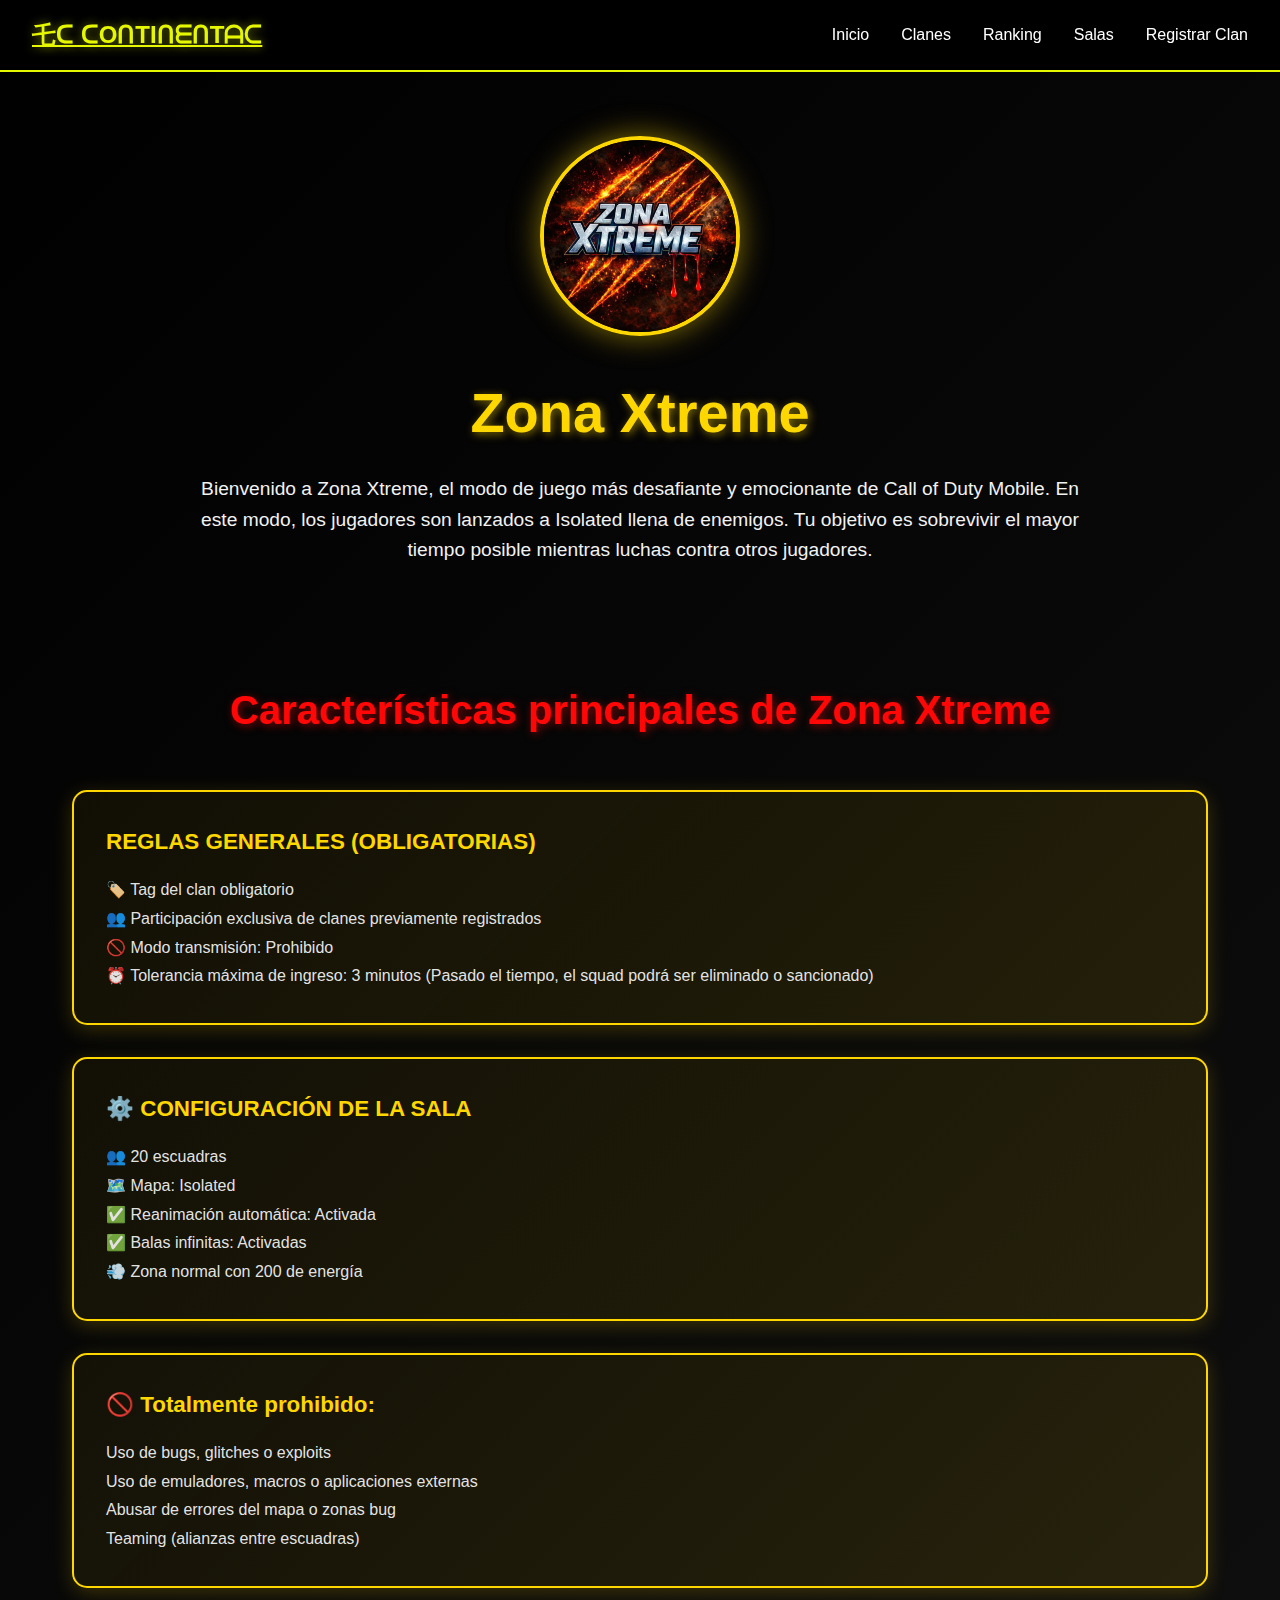
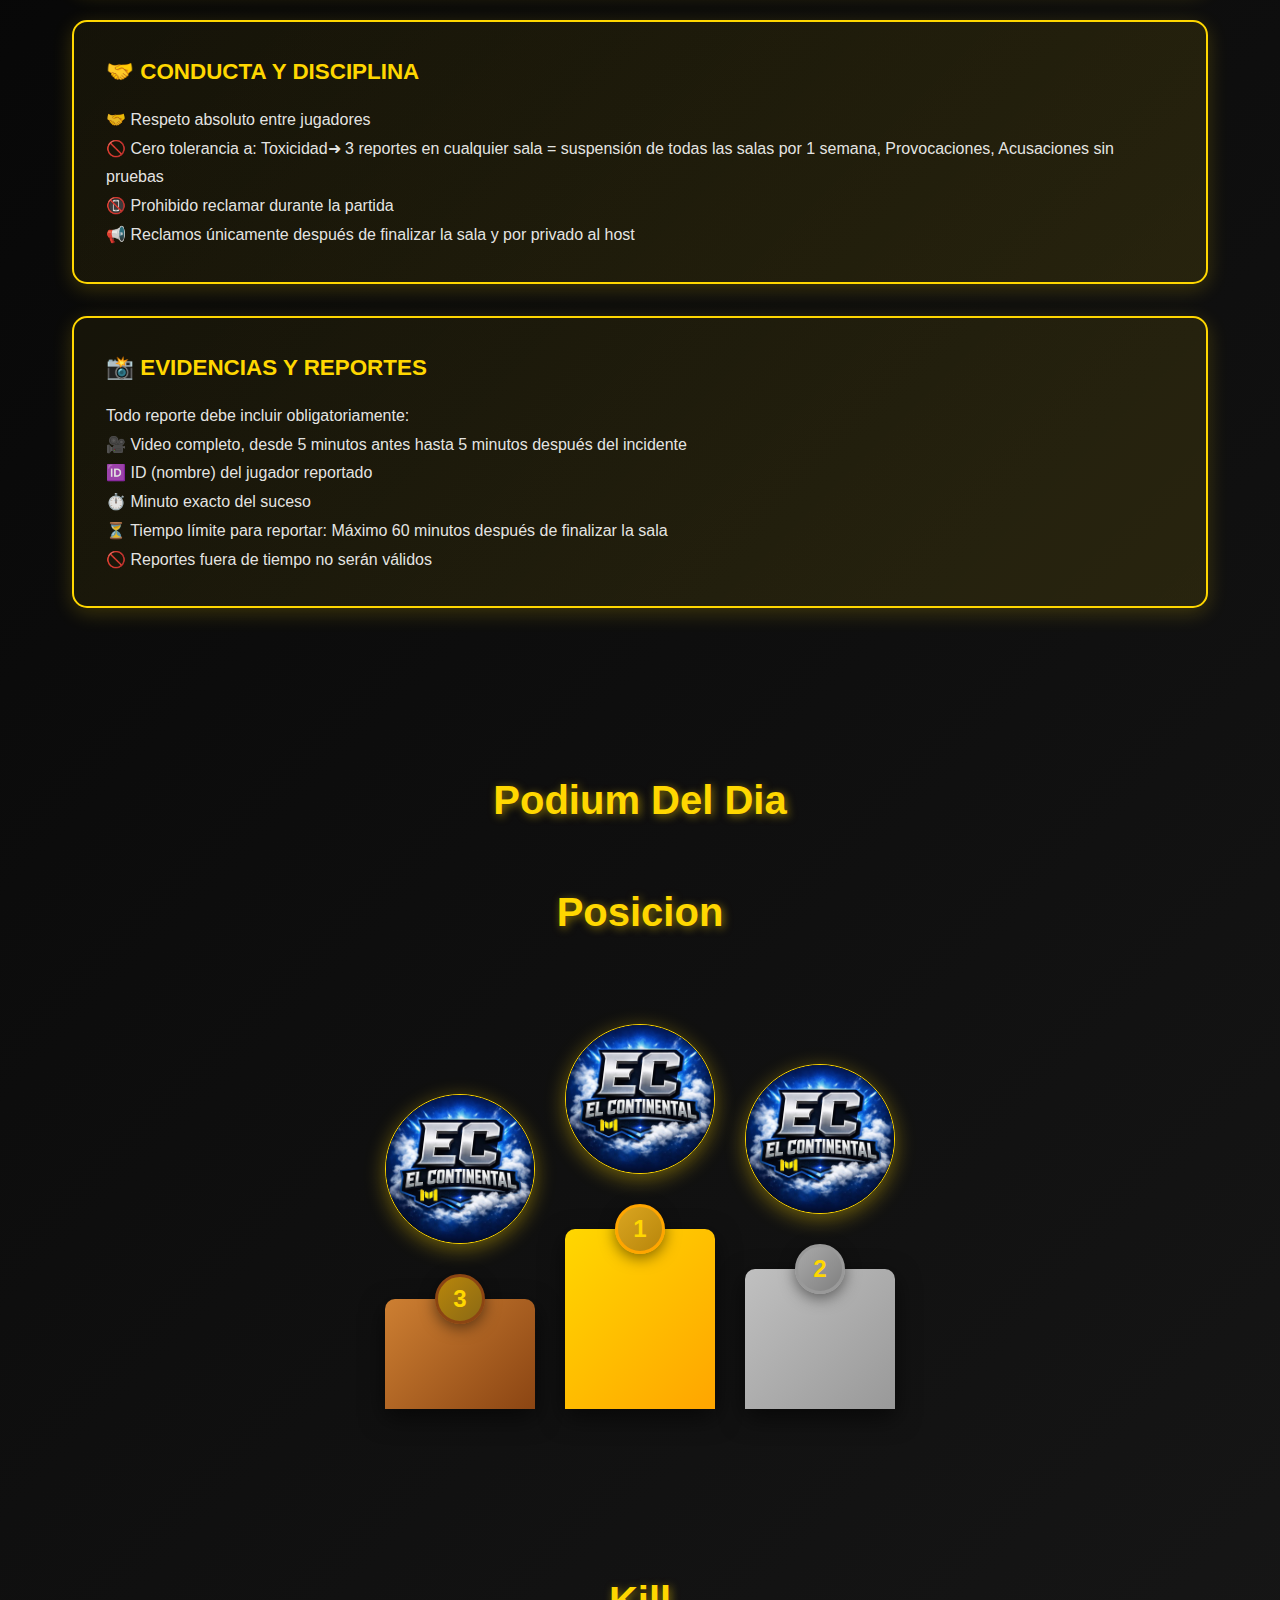
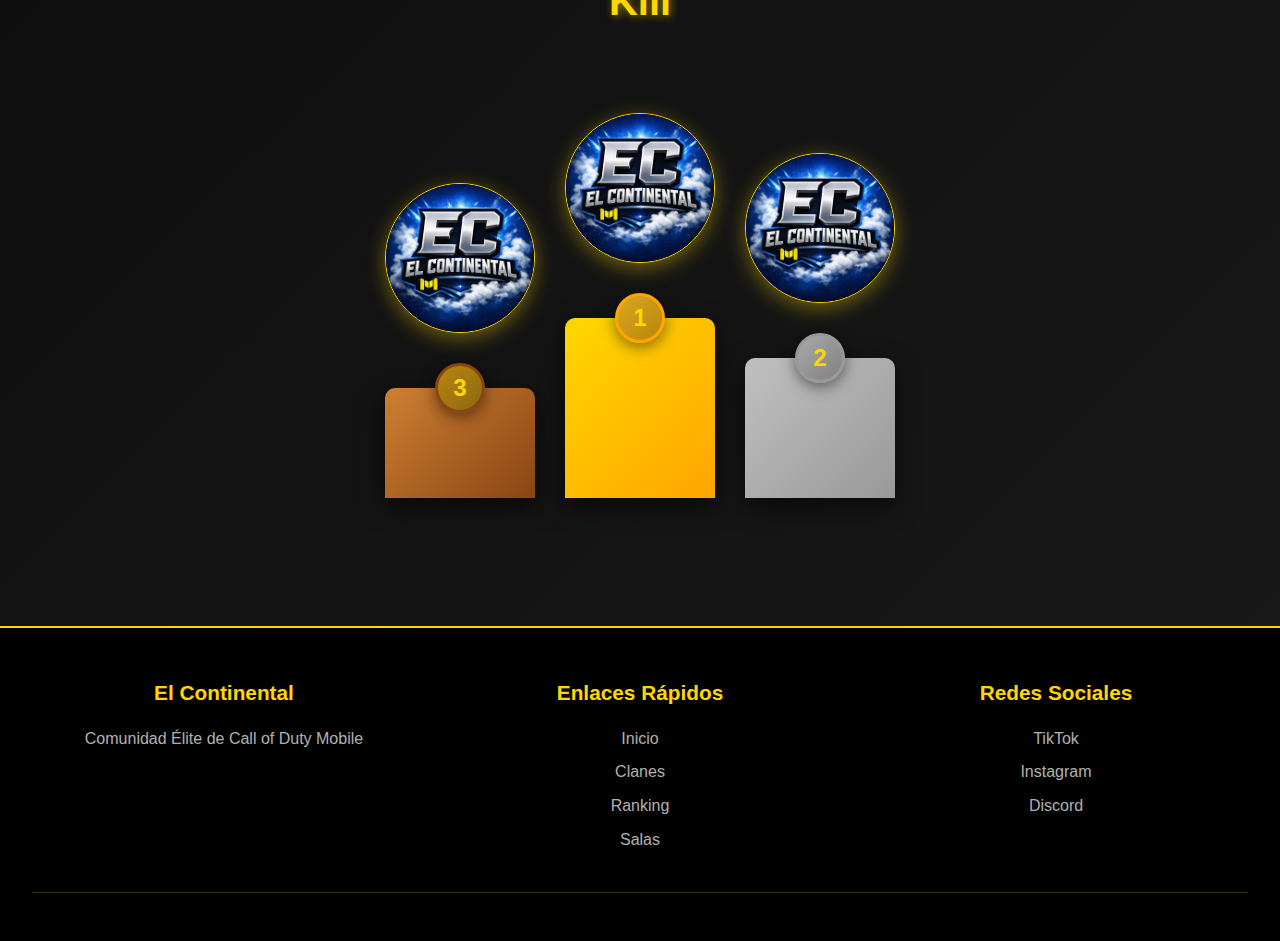
<file: Zona Xtreme.html>
<!DOCTYPE html>
<html lang="es">
<head>
    <meta charset="UTF-8">
    <meta name="viewport" content="width=device-width, initial-scale=1.0">
    <link rel="stylesheet" href="Alcatraz.css">
    <link rel="icon" type="image/png" href="logo de sala/logo de pagina .png">
    <title>Isolated - Call of Duty Mobile</title>

<body>
     <nav>
        <div class="nav-container">
            <a href="index.html" class="logo">
                乇ᑕ ᑕOᑎTIᑎᗴᑎTᗩᑕ
            </a>
            <ul class="nav-links" id="navLinks">
                <li><a href="index.html">Inicio</a></li>
                <li><a href="clanes.html">Clanes</a></li>
                <li><a href="ranking.html">Ranking</a></li>
                <li><a href="salas.html">Salas</a></li>
                <li><a href="https://forms.gle/6PdbKF8PYXojmiov9" target="_blank" class="cta-button">
                    <span></span> Registrar Clan
                </a></li>
            </ul>
            <div class="hamburger" id="hamburger">
                <span></span>
                <span></span>
                <span></span>
            </div>
        </div>
    </nav>

    <section class="hero">
        <img src="logo de sala/Liga Xtreme.png" alt="Zona Xtreme Logo" class="hero-image">
        <h1>Zona Xtreme</h1>
        <p>Bienvenido a Zona Xtreme, el modo de juego más desafiante y emocionante de Call of Duty Mobile.
             En este modo, los jugadores son lanzados a Isolated llena de enemigos. Tu objetivo es sobrevivir el mayor tiempo posible mientras luchas contra otros jugadores.</p>
    </section>

    <section class="features">
        <h2>Características principales de Zona Xtreme</h2>
        
        <div class="feature-box">
            <h3>REGLAS GENERALES (OBLIGATORIAS)</h3>
            <p>🏷️ Tag del clan obligatorio</p>  
            <p>👥 Participación exclusiva de clanes previamente registrados</p>
            <p>🚫 Modo transmisión: Prohibido</p>
            <p>⏰ Tolerancia máxima de ingreso: 3 minutos (Pasado el tiempo, el squad podrá ser eliminado o sancionado)</p>
        </div>

        <div class="feature-box">
            <h3>⚙️ CONFIGURACIÓN DE LA SALA</h3>
            <p>👥 20 escuadras</p>
            <p>🗺️ Mapa: Isolated</p>    
            <p>✅ Reanimación automática: Activada</p>
            <p>✅ Balas infinitas: Activadas</p>
            <p>💨 Zona normal con 200 de energía</p>
        </div>

        <div class="feature-box">
            <h3>🚫 Totalmente prohibido:</h3>
            <p>Uso de bugs, glitches o exploits</p>
            <p>Uso de emuladores, macros o aplicaciones externas</p>
            <p>Abusar de errores del mapa o zonas bug</p>
            <p>Teaming (alianzas entre escuadras)</p>
        </div>

        <div class="feature-box">
            <h3>🤝 CONDUCTA Y DISCIPLINA</h3>
            <p>🤝 Respeto absoluto entre jugadores</p>
            <p>🚫 Cero tolerancia a: Toxicidad➜ 3 reportes en cualquier sala = suspensión de todas las salas por 1 semana, Provocaciones, Acusaciones sin pruebas</p>
            <p>📵 Prohibido reclamar durante la partida</p>
            <p>📢 Reclamos únicamente después de finalizar la sala y por privado al host</p>
        </div>

        <div class="feature-box">
            <h3>📸 EVIDENCIAS Y REPORTES</h3>
            <p>Todo reporte debe incluir obligatoriamente:</p>
            <p>🎥 Video completo, desde 5 minutos antes hasta 5 minutos después del incidente</p>
            <p>🆔 ID (nombre) del jugador reportado</p>
            <p>⏱️ Minuto exacto del suceso</p>
            <p>⏳ Tiempo límite para reportar: Máximo 60 minutos después de finalizar la sala</p>
            <p>🚫 Reportes fuera de tiempo no serán válidos</p>
        </div>
    </section>

    <section class="podium-section">
        <h2>Podium Del Dia</h2>
        <h2>Posicion</h2>
        <div class="podium-container">
            <div class="podium-item level-3">
                <img src="logo de sala/logo de pagina .jpg" alt="Player 3" class="podium-avatar">
                <div class="podium-number">3</div>
                <div class="podium-content">
                    <p></p>
                </div>
            </div>
            <div class="podium-item level-1">
                <img src="logo de sala/logo de pagina .jpg" alt="Player 1" class="podium-avatar">
                <div class="podium-number">1</div>
                <div class="podium-content">
                    <p></p>
                </div>
            </div>
            <div class="podium-item level-2">
                <img src="logo de sala/logo de pagina .jpg" alt="Player 2" class="podium-avatar">
                <div class="podium-number">2</div>
                <div class="podium-content">
                    <p></p>
                </div>
            </div>
        </div>
    </section>

        <section class="podium-section">
        <h2>Kill</h2>
        <div class="podium-container">
            <div class="podium-item level-3">
                <img src="logo de sala/logo de pagina .jpg" alt="Player 3" class="podium-avatar">
                <div class="podium-number">3</div>
                <div class="podium-content">
                    <p></p>
                </div>
            </div>
            <div class="podium-item level-1">
                <img src="logo de sala/logo de pagina .jpg" alt="Player 1" class="podium-avatar">
                <div class="podium-number">1</div>
                <div class="podium-content">
                    <p></p>
                </div>
            </div>
            <div class="podium-item level-2">
                <img src="logo de sala/logo de pagina .jpg" alt="Player 2" class="podium-avatar">
                <div class="podium-number">2</div>
                <div class="podium-content">
                    <p></p>
                </div>
            </div>
        </div>
    </section>
    
    <!-- Footer -->
    <footer>
        <div class="footer-content">
            <div class="footer-section">
                <h3>El Continental</h3>
                <p>Comunidad Élite de Call of Duty Mobile</p>
            </div>
            <div class="footer-section">
                <h3>Enlaces Rápidos</h3>
                <ul class="footer-links">
                    <li><a href="index.html">Inicio</a></li>
                    <li><a href="clanes.html">Clanes</a></li>
                    <li><a href="ranking.html">Ranking</a></li>
                    <li><a href="salas.html">Salas</a></li>
                </ul>
            </div>
            <div class="footer-section">
                <h3>Redes Sociales</h3>
                <div class="footer-social">
                    <a href="https://www.tiktok.com/@elcontinentalcodm" target="_blank">TikTok</a>
                    <a href="https://www.instagram.com/elcontinentalcodm" target="_blank">Instagram</a>
                    <a href="https://discord.com/invite/BFgupYEYUq" target="_blank">Discord</a>
                </div>
            </div>
        </div>
        <div class="footer-bottom">
        </div>
    </footer>

    <script>
        const hamburger = document.getElementById('hamburger');
        const navLinks = document.getElementById('navLinks');

        hamburger.addEventListener('click', () => {
            hamburger.classList.toggle('active');
            navLinks.classList.toggle('active');
        });

        document.querySelectorAll('.nav-links a').forEach(link => {
            link.addEventListener('click', () => {
                hamburger.classList.remove('active');
                navLinks.classList.remove('active');
            });
        });

        // Cerrar menú al hacer clic fuera
        document.addEventListener('click', (e) => {
            if (!hamburger.contains(e.target) && !navLinks.contains(e.target)) {
                hamburger.classList.remove('active');
                navLinks.classList.remove('active');
            }
        });
    </script>
</body>
</html>
</file>
<file: index.css>
* {
    margin: 0;
    padding: 0;
    box-sizing: border-box;
}

:root {
    --gold: #FFD700;
    --yellow-accent: #e6f702;
    --danger-red: #ff0707;
    --dark-bg: #000;
    --section-padding: 4rem 2rem;
}

body {
    font-family: 'Segoe UI', Tahoma, Geneva, Verdana, sans-serif;
    background: linear-gradient(135deg, #000 0%, #1a1a1a 100%);
    min-height: 100vh;
    color: #fff;
}

/* ============= NAVBAR MEJORADO ============= */
nav {
    background: rgba(0, 0, 0, 0.95);
    border-bottom: 2px solid var(--yellow-accent);
    position: sticky;
    top: 0;
    z-index: 1000;
    backdrop-filter: blur(10px);
}

.nav-container {
    display: flex;
    justify-content: space-between;
    align-items: center;
    padding: 1rem 2rem;
    max-width: 1400px;
    margin: 0 auto;
}

.logo {
    display: flex;
    align-items: center;
    gap: 1rem;
    font-size: 1.5rem;
    font-weight: bold;
    color: var(--yellow-accent);
    text-shadow: 0 0 10px rgba(230, 247, 2, 0.5);
}

.logo-img {
    width: 50px;
    height: 50px;
    border-radius: 50%;
    border: 2px solid var(--gold);
}

.nav-links {
    display: flex;
    list-style: none;
    gap: 2rem;
    align-items: center;
}

.nav-links a {
    text-decoration: none;
    color: #fff;
    font-weight: 500;
    transition: all 0.3s ease;
    position: relative;
    padding: 0.5rem 0;
}

.nav-links a:not(.cta-button)::after {
    content: '';
    position: absolute;
    bottom: 0;
    left: 0;
    width: 0;
    height: 2px;
    background: var(--gold);
    transition: width 0.3s ease;
}

.nav-links a:not(.cta-button):hover::after {
    width: 100%;
}

.nav-links a:hover {
    color: var(--gold);
}

.cta-button {
    background: var(--gold);
    color: #000 !important;
    padding: 0.7rem 1.5rem;
    border-radius: 50px;
    font-weight: bold;
    display: inline-flex;
    align-items: center;
    gap: 0.5rem;
    box-shadow: 0 4px 15px rgba(255, 215, 0, 0.4);
}

.cta-button:hover {
    background: var(--yellow-accent);
    transform: translateY(-2px);
    box-shadow: 0 6px 20px rgba(255, 215, 0, 0.6);
}

.cta-button::after {
    display: none;
}

.hamburger {
    display: none;
    flex-direction: column;
    cursor: pointer;
    gap: 5px;
    padding: 5px;
}

.hamburger span {
    width: 28px;
    height: 3px;
    background: var(--gold);
    border-radius: 3px;
    transition: all 0.3s ease;
}

.hamburger.active span:nth-child(1) {
    transform: rotate(45deg) translate(8px, 8px);
}

.hamburger.active span:nth-child(2) {
    opacity: 0;
}

.hamburger.active span:nth-child(3) {
    transform: rotate(-45deg) translate(8px, -8px);
}

/* ============= HERO SECTION ============= */
.hero-section {
    padding: var(--section-padding);
    text-align: center;
    max-width: 1200px;
    margin: 0 auto;
}

.hero-logo {
    width: 200px;
    height: 200px;
    border-radius: 50%;
    border: 4px solid var(--gold);
    margin: 0 auto 2rem;
    display: block;
    box-shadow: 0 0 40px rgba(255, 215, 0, 0.6);
    animation: pulse 3s infinite;
}

@keyframes pulse {
    0%, 100% {
        box-shadow: 0 0 30px rgba(255, 215, 0, 0.5);
        transform: scale(1);
    }
    50% {
        box-shadow: 0 0 50px rgba(255, 215, 0, 0.8);
        transform: scale(1.02);
    }
}

.hero-content {
    animation: fadeInUp 0.8s ease;
}

.hero-title {
    font-size: clamp(2.5rem, 6vw, 4rem);
    margin-bottom: 1rem;
    color: var(--gold);
    text-shadow: 2px 2px 8px rgba(255, 215, 0, 0.5);
    font-weight: 900;
}

.hero-subtitle {
    font-size: clamp(1.2rem, 3vw, 1.8rem);
    color: var(--yellow-accent);
    margin-bottom: 1rem;
    font-weight: 600;
}

.hero-description {
    font-size: clamp(1rem, 2vw, 1.2rem);
    opacity: 0.9;
    max-width: 800px;
    margin: 0 auto 3rem;
    line-height: 1.6;
}

/* ============= DOWNLOAD SECTION ============= */
.download-section {
    margin-top: 3rem;
    padding: 2rem;
    background: linear-gradient(135deg, rgba(255, 215, 0, 0.05) 0%, rgba(255, 215, 0, 0.1) 100%);
    border: 2px solid var(--gold);
    border-radius: 20px;
    max-width: 700px;
    margin-left: auto;
    margin-right: auto;
}

.download-title {
    font-size: clamp(1.3rem, 3vw, 1.8rem);
    color: var(--gold);
    margin-bottom: 2rem;
    text-align: center;
}

.download-buttons {
    display: flex;
    gap: 1.5rem;
    justify-content: center;
    flex-wrap: wrap;
}

.download-btn {
    display: flex;
    align-items: center;
    gap: 1rem;
    padding: 1rem 2rem;
    background: rgba(0, 0, 0, 0.6);
    border: 2px solid var(--gold);
    border-radius: 15px;
    text-decoration: none;
    color: #fff;
    transition: all 0.3s ease;
    min-width: 280px;
}

.download-btn:hover {
    transform: translateY(-5px);
    box-shadow: 0 10px 30px rgba(255, 215, 0, 0.5);
    background: rgba(255, 215, 0, 0.1);
}

.download-icon svg {
    width: 50px;
    height: 50px;
}

.download-text {
    display: flex;
    flex-direction: column;
    text-align: left;
}

.download-available {
    font-size: 0.8rem;
    color: rgba(255, 255, 255, 0.7);
    text-transform: uppercase;
}

.download-store {
    font-size: 1.2rem;
    font-weight: bold;
    color: var(--gold);
}

/* ============= STATS SECTION ============= */
.stats-section {
    padding: 3rem 2rem;
    background: transparent;
    margin: 4rem 0;
}

.stats-container {
    max-width: 1200px;
    margin: 0 auto;
    display: grid;
    grid-template-columns: repeat(auto-fit, minmax(200px, 1fr));
    gap: 2rem;
}

.stat-card {
    text-align: center;
    padding: 2rem;
    background: rgba(255, 215, 0, 0.05);
    border: 2px solid var(--gold);
    border-radius: 15px;
    transition: all 0.3s ease;
}

.stat-card:hover {
    transform: translateY(-10px);
    box-shadow: 0 10px 30px rgba(255, 215, 0, 0.4);
}

.stat-number {
    font-size: 3rem;
    font-weight: 900;
    color: var(--gold);
    text-shadow: 0 0 20px rgba(255, 215, 0, 0.5);
    margin-bottom: 0.5rem;
}

.stat-label {
    font-size: 1rem;
    color: rgba(255, 255, 255, 0.8);
    text-transform: uppercase;
    letter-spacing: 1px;
}

/* ============= SECTION SUBTITLE ============= */
.section-subtitle {
    text-align: center;
    color: rgba(255, 255, 255, 0.7);
    margin-bottom: 2rem;
    font-size: 1.1rem;
}

/* ============= SOCIAL MEDIA ============= */
.social-section {
    max-width: 1200px;
    margin: 4rem auto;
    padding: var(--section-padding);
    background: linear-gradient(135deg, rgba(255, 215, 0, 0.05) 0%, rgba(255, 215, 0, 0.1) 100%);
    border: 2px solid var(--gold);
    border-radius: 20px;
    box-shadow: 0 10px 40px rgba(255, 215, 0, 0.3);
}

.social-section h2 {
    text-align: center;
    color: var(--gold);
    font-size: clamp(1.8rem, 4vw, 2.5rem);
    margin-bottom: 1rem;
    text-shadow: 0 0 20px rgba(255, 215, 0, 0.5);
}

.social-grid {
    display: grid;
    grid-template-columns: repeat(auto-fit, minmax(250px, 1fr));
    gap: 2rem;
    margin-top: 2rem;
}

.social-card {
    background: rgba(0, 0, 0, 0.6);
    border: 2px solid var(--gold);
    border-radius: 15px;
    padding: 2rem;
    text-align: center;
    transition: all 0.3s ease;
    text-decoration: none;
    color: #fff;
    display: flex;
    flex-direction: column;
    align-items: center;
    gap: 1rem;
}

.social-card:hover {
    transform: translateY(-10px);
    box-shadow: 0 15px 40px rgba(255, 215, 0, 0.5);
    background: rgba(255, 215, 0, 0.1);
}

.social-icon {
    font-size: 3rem;
}

.social-name {
    font-size: 1.3rem;
    font-weight: bold;
    color: var(--gold);
}

.social-handle {
    font-size: 0.9rem;
    color: rgba(255, 255, 255, 0.7);
}

/* ============= CLANES DESTACADOS ============= */
.clanes-destacados {
    max-width: 1200px;
    margin: 4rem auto;
    padding: 2rem;
}

.clanes-destacados h2 {
    text-align: center;
    color: var(--gold);
    font-size: clamp(1.8rem, 4vw, 2.5rem);
    margin-bottom: 0.5rem;
    text-shadow: 0 0 20px rgba(255, 215, 0, 0.5);
}

.clanes-grid {
    display: grid;
    grid-template-columns: repeat(auto-fit, minmax(300px, 1fr));
    gap: 2rem;
    margin-top: 2rem;
}

.clan-card-mini {
    background: linear-gradient(135deg, rgba(255, 215, 0, 0.05) 0%, rgba(255, 215, 0, 0.1) 100%);
    border: 2px solid var(--gold);
    border-radius: 15px;
    padding: 2rem;
    text-align: center;
    transition: all 0.3s ease;
    position: relative;
    animation: fadeInUp 0.6s ease;
}

.clan-card-mini:hover {
    transform: translateY(-10px) scale(1.02);
    box-shadow: 0 15px 40px rgba(255, 215, 0, 0.5);
}

.clan-rank-badge {
    position: absolute;
    top: 1rem;
    right: 1rem;
    padding: 0.5rem 1rem;
    border-radius: 25px;
    font-weight: bold;
    font-size: 0.9rem;
}

.clan-rank-badge.gold {
    background: linear-gradient(135deg, #FFD700, #FFA500);
    color: #000;
}

.clan-rank-badge.silver {
    background: linear-gradient(135deg, #C0C0C0, #808080);
    color: #000;
}

.clan-rank-badge.bronze {
    background: linear-gradient(135deg, #CD7F32, #8B4513);
    color: #fff;
}

.clan-logo-mini {
    width: 100px;
    height: 100px;
    border-radius: 50%;
    border: 3px solid var(--gold);
    margin: 1rem auto 1rem;
    box-shadow: 0 5px 20px rgba(255, 215, 0, 0.4);
}

.clan-name-mini {
    font-size: 1.5rem;
    font-weight: bold;
    color: var(--gold);
    margin-bottom: 0.5rem;
}

.clan-tag-mini {
    color: var(--yellow-accent);
    font-size: 1rem;
    margin-bottom: 1rem;
}

.clan-stats {
    display: flex;
    justify-content: space-around;
    margin-top: 1rem;
    padding-top: 1rem;
    border-top: 1px solid rgba(255, 215, 0, 0.3);
}

.clan-stat {
    text-align: center;
}

.stat-value {
    font-size: 1.5rem;
    font-weight: bold;
    color: var(--gold);
}

.stat-label {
    font-size: 0.8rem;
    color: rgba(255, 255, 255, 0.6);
    text-transform: uppercase;
}

/* ============= RULES SECTION ============= */
.rules-section {
    padding: var(--section-padding);
    max-width: 1400px;
    margin: 4rem auto;
}

.rules-section h2 {
    text-align: center;
    color: var(--gold);
    font-size: clamp(1.8rem, 4vw, 2.5rem);
    margin-bottom: 0.5rem;
}

.rules-grid {
    display: grid;
    grid-template-columns: repeat(auto-fill, minmax(300px, 1fr));
    gap: 1.5rem;
    margin: 3rem 0;
}

.rule-card {
    background: linear-gradient(135deg, rgba(255, 215, 0, 0.05) 0%, rgba(255, 215, 0, 0.1) 100%);
    border: 2px solid var(--gold);
    border-radius: 15px;
    padding: 1.5rem;
    transition: all 0.3s ease;
    display: flex;
    gap: 1rem;
}

.rule-card:hover {
    transform: translateY(-5px);
    box-shadow: 0 10px 30px rgba(255, 215, 0, 0.4);
}

.rule-number {
    flex-shrink: 0;
    width: 40px;
    height: 40px;
    background: var(--gold);
    color: #000;
    border-radius: 50%;
    display: flex;
    align-items: center;
    justify-content: center;
    font-weight: bold;
    font-size: 1.2rem;
}

.rule-card p {
    color: rgba(255, 255, 255, 0.9);
    line-height: 1.6;
}

/* ============= BUTTONS ============= */
.btn-primary {
    display: inline-flex;
    align-items: center;
    gap: 1rem;
    background: var(--gold);
    color: #000;
    border: 2px solid var(--gold);
    padding: 1rem 2.5rem;
    border-radius: 50px;
    font-size: 1.1rem;
    font-weight: bold;
    cursor: pointer;
    transition: all 0.3s ease;
    text-decoration: none;
    box-shadow: 0 5px 20px rgba(255, 215, 0, 0.4);
    text-transform: uppercase;
    margin: 0.5rem;
}

.btn-primary:hover {
    background: transparent;
    color: var(--gold);
    transform: translateY(-5px);
    box-shadow: 0 10px 30px rgba(255, 215, 0, 0.6);
}

.btn-secondary {
    display: inline-flex;
    align-items: center;
    gap: 0.8rem;
    background: transparent;
    color: var(--gold);
    border: 2px solid var(--gold);
    padding: 1rem 2.5rem;
    border-radius: 50px;
    font-size: 1.1rem;
    font-weight: bold;
    cursor: pointer;
    transition: all 0.3s ease;
    text-decoration: none;
    text-transform: uppercase;
    margin: 0.5rem;
}

.btn-secondary:hover {
    background: var(--gold);
    color: #000;
    transform: translateY(-5px);
    box-shadow: 0 10px 30px rgba(255, 215, 0, 0.6);
}

.buttons-container {
    display: flex;
    justify-content: center;
    align-items: center;
    flex-wrap: wrap;
    gap: 1rem;
    margin: 2rem 0;
}

/* ============= CTA SECTION ============= */
.clanes-section {
    padding: 3rem 2rem;
    background: transparent;
    margin: 4rem 0;
}
.clanes-section h2 {
    color: var(--gold);
    font-size: clamp(1.8rem, 4vw, 2.5rem);
    margin-bottom: 1rem;
    text-transform: uppercase;
    letter-spacing: 2px;
}

.clanes-section p {
    max-width: 800px;
    margin: 0 auto 1rem;
}

.clanes-status {
    color: var(--gold);
    font-style: italic;
    font-size: 1.1rem;
    margin: 2rem 0;
    opacity: 0.8;
}

/* ============= FOOTER ============= */
footer {
    background: rgba(0, 0, 0, 0.95);
    border-top: 2px solid var(--gold);
    padding: 3rem 2rem 1rem;
    margin-top: 4rem;
}

.footer-content {
    max-width: 1200px;
    margin: 0 auto;
    display: grid;
    grid-template-columns: repeat(auto-fit, minmax(250px, 1fr));
    gap: 3rem;
    margin-bottom: 2rem;
}

.footer-section h3 {
    color: var(--gold);
    margin-bottom: 1rem;
    font-size: 1.3rem;
}

.footer-section p {
    color: rgba(255, 255, 255, 0.7);
    line-height: 1.6;
}

.footer-links {
    list-style: none;
}

.footer-links li {
    margin-bottom: 0.5rem;
}

.footer-links a {
    color: rgba(255, 255, 255, 0.7);
    text-decoration: none;
    transition: color 0.3s ease;
}

.footer-links a:hover {
    color: var(--gold);
}

.footer-social {
    display: flex;
    flex-direction: column;
    gap: 0.5rem;
}

.footer-social a {
    color: rgba(255, 255, 255, 0.7);
    text-decoration: none;
    transition: color 0.3s ease;
}

.footer-social a:hover {
    color: var(--gold);
}

.footer-bottom {
    text-align: center;
    padding-top: 2rem;
    border-top: 1px solid rgba(255, 215, 0, 0.2);
    color: rgba(255, 255, 255, 0.5);
}

/* ============= ANIMATIONS ============= */
@keyframes fadeInDown {
    from {
        opacity: 0;
        transform: translateY(-30px);
    }
    to {
        opacity: 1;
        transform: translateY(0);
    }
}

@keyframes fadeInUp {
    from {
        opacity: 0;
        transform: translateY(30px);
    }
    to {
        opacity: 1;
        transform: translateY(0);
    }
}

/* ============= RESPONSIVE ============= */
@media (max-width: 768px) {
    .hamburger {
        display: flex;
    }

    .nav-links {
        position: absolute;
        top: 100%;
        left: 0;
        right: 0;
        background: rgba(0, 0, 0, 0.98);
        border-bottom: 2px solid var(--gold);
        flex-direction: column;
        padding: 2rem;
        gap: 1.5rem;
        transform: translateY(-100%);
        opacity: 0;
        pointer-events: none;
        transition: all 0.3s ease;
    }

    .nav-links.active {
        transform: translateY(0);
        opacity: 1;
        pointer-events: all;
    }

    .logo-img {
        width: 40px;
        height: 40px;
    }

    .download-buttons {
        flex-direction: column;
    }

    .download-btn {
        min-width: 100%;
    }

    .stats-container {
        grid-template-columns: repeat(2, 1fr);
    }

    .social-grid,
    .clanes-grid,
    .rules-grid {
        grid-template-columns: 1fr;
    }

    .buttons-container {
        flex-direction: column;
    }

    .btn-primary,
    .btn-secondary {
        width: 100%;
        justify-content: center;
    }

    .footer-content {
        grid-template-columns: 1fr;
        text-align: center;
    }

    .footer-social {
        align-items: center;
    }
}
</file>
<file: Alcatraz.css>
* {
            margin: 0;
            padding: 0;
            box-sizing: border-box;
        }

        :root {
            --gold: #FFD700;
            --dark-bg: #000;
            --silver: #C0C0C0;
            --bronze: #CD7F32;
            --text-light: #fff;
            --danger-red: #ff0707;
            --yellow-accent: #e6f702;
        }

        body {
            font-family: 'Segoe UI', Tahoma, Geneva, Verdana, sans-serif;
            background: linear-gradient(135deg, #000 0%, #1a1a1a 100%);
            min-height: 100vh;
            color: var(--text-light);
            line-height: 1.6;
        }

        /* Navbar mejorado */
        nav {
            background: rgba(0, 0, 0, 0.95);
            border-bottom: 2px solid var(--yellow-accent);
            position: sticky;
            top: 0;
            z-index: 1000;
            backdrop-filter: blur(10px);
        }

        .nav-container {
            display: flex;
            justify-content: space-between;
            align-items: center;
            padding: 1rem 2rem;
            max-width: 1400px;
            margin: 0 auto;
        }

        .logo {
            font-size: 1.5rem;
            font-weight: bold;
            color: var(--yellow-accent);
            text-shadow: 0 0 10px rgba(230, 247, 2, 0.5);
        }

        .nav-links {
            display: flex;
            list-style: none;
            gap: 2rem;
            align-items: center;
        }

        .nav-links a {
            text-decoration: none;
            color: var(--text-light);
            font-weight: 500;
            transition: all 0.3s ease;
            position: relative;
            padding: 0.5rem 0;
        }

        .nav-links a::after {
            content: '';
            position: absolute;
            bottom: 0;
            left: 0;
            width: 0;
            height: 2px;
            background: var(--gold);
            transition: width 0.3s ease;
        }

        .nav-links a:hover::after {
            width: 100%;
        }

        .nav-links a:hover {
            color: var(--gold);
        }

        .hamburger {
            display: none;
            flex-direction: column;
            cursor: pointer;
            gap: 5px;
            padding: 5px;
        }

        .hamburger span {
            width: 28px;
            height: 3px;
            background: var(--gold);
            border-radius: 3px;
            transition: all 0.3s ease;
        }

        .hamburger.active span:nth-child(1) {
            transform: rotate(45deg) translate(8px, 8px);
        }

        .hamburger.active span:nth-child(2) {
            opacity: 0;
        }

        .hamburger.active span:nth-child(3) {
            transform: rotate(-45deg) translate(8px, -8px);
        }

        /* Hero Section mejorada */
        .hero {
            text-align: center;
            padding: 4rem 2rem 2rem;
            max-width: 1200px;
            margin: 0 auto;
        }

        .hero-image {
            width: 200px;
            height: 200px;
            border-radius: 50%;
            border: 4px solid var(--gold);
            box-shadow: 0 0 30px rgba(255, 215, 0, 0.5);
            margin: 0 auto 2rem;
            display: block;
            object-fit: cover;
            transition: transform 0.3s ease, box-shadow 0.3s ease;
        }

        .hero-image:hover {
            transform: scale(1.05);
            box-shadow: 0 0 50px rgba(255, 215, 0, 0.8);
        }

        .hero h1 {
            font-size: clamp(2rem, 5vw, 3.5rem);
            margin-bottom: 1rem;
            color: var(--gold);
            text-shadow: 2px 2px 8px rgba(255, 215, 0, 0.5);
            animation: fadeInDown 0.8s ease;
        }

        .hero p {
            font-size: clamp(1rem, 2vw, 1.2rem);
            opacity: 0.95;
            max-width: 900px;
            margin: 0 auto;
            animation: fadeInUp 0.8s ease 0.2s both;
        }

        /* Features Section */
        .features {
            max-width: 1200px;
            margin: 3rem auto;
            padding: 2rem;
        }

        .features h2 {
            text-align: center;
            font-size: clamp(1.8rem, 4vw, 2.5rem);
            color: var(--danger-red);
            margin-bottom: 3rem;
            text-shadow: 2px 2px 8px rgba(255, 7, 7, 0.5);
        }

        .feature-box {
            background: linear-gradient(135deg, rgba(255, 215, 0, 0.05) 0%, rgba(255, 215, 0, 0.1) 100%);
            border: 2px solid var(--gold);
            border-radius: 15px;
            padding: 2rem;
            margin-bottom: 2rem;
            box-shadow: 0 5px 20px rgba(255, 215, 0, 0.2);
            transition: all 0.3s ease;
            animation: fadeInUp 0.6s ease;
        }

        .feature-box:hover {
            transform: translateY(-5px);
            box-shadow: 0 10px 30px rgba(255, 215, 0, 0.4);
            border-color: var(--yellow-accent);
        }

        .feature-box h3 {
            color: var(--gold);
            margin-bottom: 1rem;
            font-size: 1.4rem;
        }

        .feature-box p {
            color: rgba(255, 255, 255, 0.9);
            line-height: 1.8;
        }

        /* Podium mejorado */
        .podium-section {
            max-width: 1200px;
            margin: 4rem auto;
            padding: 2rem;
        }

        .podium-section h2 {
            text-align: center;
            font-size: clamp(1.8rem, 4vw, 2.5rem);
            color: var(--gold);
            margin-bottom: 3rem;
            text-shadow: 2px 2px 8px rgba(255, 215, 0, 0.5);
        }

        .podium-container {
            display: flex;
            justify-content: center;
            align-items: flex-end;
            gap: 30px;
            padding: 2rem;
            perspective: 1000px;
        }

        .podium-item {
            display: flex;
            flex-direction: column;
            align-items: center;
            text-align: center;
            position: relative;
            width: 150px;
            transition: all 0.4s ease;
            animation: podiumRise 0.8s ease;
        }

        .podium-item:hover {
            transform: translateY(-15px) scale(1.05);
        }

        .podium-avatar {
            width: 150px;
            height: 150px;
            border-radius: 50%;
            border: 1px solid var(--gold);
            object-fit: cover;
            box-shadow: 0 5px 20px rgba(255, 215, 0, 0.4);
            margin-bottom: 30px;
            transition: all 0.3s ease;
            z-index: 3;
        }

        .podium-item:hover .podium-avatar {
            transform: scale(1.1);
            box-shadow: 0 8px 30px rgba(255, 215, 0, 0.6);
        }

        .podium-number {
            background: linear-gradient(135deg, #333 0%, #555 100%);
            color: var(--gold);
            border-radius: 50%;
            width: 50px;
            height: 50px;
            display: flex;
            justify-content: center;
            align-items: center;
            font-weight: bold;
            margin-bottom: -25px;
            z-index: 2;
            border: 3px solid var(--gold);
            font-size: 1.5rem;
            box-shadow: 0 4px 15px rgba(0, 0, 0, 0.5);
        }

        .podium-content {
            padding: 30px 20px 20px;
            border-radius: 10px 10px 0 0;
            box-shadow: 0 8px 25px rgba(0, 0, 0, 0.6);
            width: 100%;
            font-weight: 600;
            display: flex;
            flex-direction: column;
            justify-content: center;
            align-items: center;
            gap: 10px;
        }

        .medal {
            font-size: 2.5rem;
            filter: drop-shadow(0 2px 5px rgba(0, 0, 0, 0.5));
        }

        .podium-content p {
            font-size: 1rem;
            margin: 0;
        }

        .level-1 .podium-content { 
            height: 180px; 
            background: linear-gradient(135deg, #FFD700 0%, #FFA500 100%);
            color: #000;
        }
        .level-2 .podium-content { 
            height: 140px; 
            background: linear-gradient(135deg, #C0C0C0 0%, #999 100%);
            color: #000;
        }
        .level-3 .podium-content { 
            height: 110px; 
            background: linear-gradient(135deg, #CD7F32 0%, #8B4513 100%);
            color: #000;
        }

        .level-1 .podium-number { 
            background: linear-gradient(135deg, #DAA520 0%, #B8860B 100%);
            border-color: #FFA500;
        }
        .level-2 .podium-number { 
            background: linear-gradient(135deg, #A9A9A9 0%, #808080 100%);
            border-color: #999;
        }
        .level-3 .podium-number { 
            background: linear-gradient(135deg, #B8860B 0%, #8B6914 100%);
            border-color: #8B4513;
        }

        /* Footer */
        footer {
            background: rgba(0, 0, 0, 0.9);
            border-top: 2px solid var(--gold);
            padding: 2rem;
            text-align: center;
            margin-top: 4rem;
        }

        footer p {
            color: rgba(255, 255, 255, 0.7);
        }

        /* Animaciones */
        @keyframes fadeInDown {
            from {
                opacity: 0;
                transform: translateY(-30px);
            }
            to {
                opacity: 1;
                transform: translateY(0);
            }
        }

        @keyframes fadeInUp {
            from {
                opacity: 0;
                transform: translateY(30px);
            }
            to {
                opacity: 1;
                transform: translateY(0);
            }
        }

        @keyframes podiumRise {
            from {
                opacity: 0;
                transform: translateY(50px);
            }
            to {
                opacity: 1;
                transform: translateY(0);
            }
        }

        /* Responsive */
        @media (max-width: 768px) {
            .hamburger {
                display: flex;
            }

            .nav-links {
                position: absolute;
                top: 100%;
                left: 0;
                right: 0;
                background: rgba(0, 0, 0, 0.98);
                border-bottom: 2px solid var(--gold);
                flex-direction: column;
                padding: 2rem;
                gap: 1.5rem;
                transform: translateY(-100%);
                opacity: 0;
                pointer-events: none;
                transition: all 0.3s ease;
            }

            .nav-links.active {
                transform: translateY(0);
                opacity: 1;
                pointer-events: all;
            }

            .podium-container {
                gap: 15px;
                padding: 1rem;
            }

            .podium-item {
                width: 100px;
            }

            .podium-avatar {
                width: 60px;
                height: 60px;
                border-width: 3px;
            }

            .podium-number {
                width: 40px;
                height: 40px;
                font-size: 1.2rem;
                margin-bottom: -20px;
            }

            .level-1 .podium-content { height: 150px; }
            .level-2 .podium-content { height: 120px; }
            .level-3 .podium-content { height: 90px; }

            .medal {
                font-size: 2rem;
            }
        }

        /* ============= FOOTER ============= */
footer {
    background: rgba(0, 0, 0, 0.95);
    border-top: 2px solid var(--gold);
    padding: 3rem 2rem 1rem;
    margin-top: 4rem;
}

.footer-content {
    max-width: 1200px;
    margin: 0 auto;
    display: grid;
    grid-template-columns: repeat(auto-fit, minmax(250px, 1fr));
    gap: 3rem;
    margin-bottom: 2rem;
}

.footer-section h3 {
    color: var(--gold);
    margin-bottom: 1rem;
    font-size: 1.3rem;
}

.footer-section p {
    color: rgba(255, 255, 255, 0.7);
    line-height: 1.6;
}

.footer-links {
    list-style: none;
}

.footer-links li {
    margin-bottom: 0.5rem;
}

.footer-links a {
    color: rgba(255, 255, 255, 0.7);
    text-decoration: none;
    transition: color 0.3s ease;
}

.footer-links a:hover {
    color: var(--gold);
}

.footer-social {
    display: flex;
    flex-direction: column;
    gap: 0.5rem;
}

.footer-social a {
    color: rgba(255, 255, 255, 0.7);
    text-decoration: none;
    transition: color 0.3s ease;
}

.footer-social a:hover {
    color: var(--gold);
}

.footer-bottom {
    text-align: center;
    padding-top: 2rem;
    border-top: 1px solid rgba(255, 215, 0, 0.2);
    color: rgba(255, 255, 255, 0.5);
}
</file>
<file: salas.css>
* {
            margin: 0;
            padding: 0;
            box-sizing: border-box;
        }

        :root {
            --gold: #FFD700;
            --yellow-accent: #e6f702;
        }

        body {
            font-family: 'Segoe UI', Tahoma, Geneva, Verdana, sans-serif;
            background: linear-gradient(135deg, #000 0%, #1a1a1a 100%);
            min-height: 100vh;
            color: #fff;
        }

        /* Navbar */
        nav {
            background: rgba(0, 0, 0, 0.95);
            border-bottom: 2px solid var(--yellow-accent);
            position: sticky;
            top: 0;
            z-index: 1000;
            backdrop-filter: blur(10px);
        }

        .nav-container {
            display: flex;
            justify-content: space-between;
            align-items: center;
            padding: 1rem 2rem;
            max-width: 1400px;
            margin: 0 auto;
        }

        .logo {
            font-size: 1.5rem;
            font-weight: bold;
            color: var(--yellow-accent);
            text-shadow: 0 0 10px rgba(230, 247, 2, 0.5);
        }

        .nav-links {
            display: flex;
            list-style: none;
            gap: 2rem;
            align-items: center;
        }

        .nav-links a {
            text-decoration: none;
            color: #fff;
            font-weight: 500;
            transition: all 0.3s ease;
            position: relative;
            padding: 0.5rem 0;
        }

        .nav-links a::after {
            content: '';
            position: absolute;
            bottom: 0;
            left: 0;
            width: 0;
            height: 2px;
            background: var(--gold);
            transition: width 0.3s ease;
        }

        .nav-links a:hover::after {
            width: 100%;
        }

        .nav-links a:hover {
            color: var(--gold);
        }

        .hamburger {
            display: none;
            flex-direction: column;
            cursor: pointer;
            gap: 5px;
            padding: 5px;
        }

        .hamburger span {
            width: 28px;
            height: 3px;
            background: var(--gold);
            border-radius: 3px;
            transition: all 0.3s ease;
        }

        .hamburger.active span:nth-child(1) {
            transform: rotate(45deg) translate(8px, 8px);
        }

        .hamburger.active span:nth-child(2) {
            opacity: 0;
        }

        .hamburger.active span:nth-child(3) {
            transform: rotate(-45deg) translate(8px, -8px);
        }

        /* Container */
        .container {
            max-width: 1200px;
            margin: 0 auto;
            padding: 3rem 2rem;
        }

        h1 {
            text-align: center;
            color: var(--gold);
            font-size: clamp(2rem, 5vw, 3rem);
            margin-bottom: 3rem;
            text-shadow: 0 0 20px rgba(255, 215, 0, 0.5);
            animation: fadeInDown 0.8s ease;
        }

        /* Rooms Grid */
        .rooms-grid {
            display: grid;
            grid-template-columns: repeat(auto-fit, minmax(300px, 1fr));
            gap: 2rem;
        }

        .room-card {
            background: linear-gradient(135deg, rgba(255, 255, 255, 0.95) 0%, rgba(240, 240, 240, 0.95) 100%);
            border-radius: 20px;
            padding: 2rem;
            box-shadow: 0 10px 40px rgba(0, 0, 0, 0.5);
            transition: all 0.4s ease;
            position: relative;
            overflow: hidden;
            border: 3px solid transparent;
            animation: fadeInUp 0.6s ease;
        }

        .room-card:hover {
            transform: translateY(-10px) scale(1.02);
            box-shadow: 0 20px 60px rgba(0, 0, 0, 0.7);
        }

        .room-card::before {
            content: '';
            position: absolute;
            top: 0;
            left: 0;
            right: 0;
            bottom: 0;
            opacity: 0.1;
            z-index: 0;
            transition: opacity 0.3s ease;
        }

        .room-card:hover::before {
            opacity: 0.15;
        }

        .room-card > * {
            position: relative;
            z-index: 1;
        }

        /* Color themes */
        .room-card:nth-child(1) {
            border-color: #ff6b6b;
        }
        .room-card:nth-child(1)::before {
            background: linear-gradient(135deg, #ff6b6b, #ff8e53);
        }
        .room-card:nth-child(1) .time {
            background: linear-gradient(135deg, #ff6b6b, #ff8e53);
        }

        .room-card:nth-child(2) {
            border-color: #51cf66;
        }
        .room-card:nth-child(2)::before {
            background: linear-gradient(135deg, #51cf66, #20c997);
        }
        .room-card:nth-child(2) .time {
            background: linear-gradient(135deg, #51cf66, #20c997);
        }

        .room-card:nth-child(3) {
            border-color: #4dabf7;
        }
        .room-card:nth-child(3)::before {
            background: linear-gradient(135deg, #4dabf7, #339af0);
        }
        .room-card:nth-child(3) .time {
            background: linear-gradient(135deg, #4dabf7, #339af0);
        }

        .room-card:nth-child(4) {
            border-color: #cc5de8;
        }
        .room-card:nth-child(4)::before {
            background: linear-gradient(135deg, #cc5de8, #e64980);
        }
        .room-card:nth-child(4) .time {
            background: linear-gradient(135deg, #cc5de8, #e64980);
        }

        .room-card:nth-child(5) {
            border-color: #ffd43b;
        }
        .room-card:nth-child(5)::before {
            background: linear-gradient(135deg, #ffd43b, #ff922b);
        }
        .room-card:nth-child(5) .time {
            background: linear-gradient(135deg, #ffd43b, #ff922b);
        }

        /* Card elements */
        .time {
            display: inline-flex;
            align-items: center;
            gap: 0.5rem;
            color: white;
            padding: 0.7rem 1.2rem;
            border-radius: 25px;
            font-size: 0.95rem;
            font-weight: 700;
            margin-bottom: 1rem;
            box-shadow: 0 4px 15px rgba(0, 0, 0, 0.3);
        }

        .room-name {
            font-size: 2rem;
            font-weight: bold;
            color: #1a202c;
            margin-bottom: 1rem;
            text-shadow: 1px 1px 2px rgba(0, 0, 0, 0.1);
        }

        .host-info {
            display: flex;
            align-items: center;
            gap: 0.8rem;
            margin-bottom: 1.5rem;
            padding: 0.8rem;
            background: rgba(0, 0, 0, 0.05);
            border-radius: 10px;
        }

        .player-icon {
            width: 35px;
            height: 35px;
            border-radius: 50%;
            display: flex;
            align-items: center;
            justify-content: center;
            box-shadow: 0 2px 10px rgba(0, 0, 0, 0.2);
            font-size: 1.2rem;
        }

        .room-card:nth-child(1) .player-icon {
            background: linear-gradient(135deg, #ff6b6b, #ff8e53);
        }
        .room-card:nth-child(2) .player-icon {
            background: linear-gradient(135deg, #51cf66, #20c997);
        }
        .room-card:nth-child(3) .player-icon {
            background: linear-gradient(135deg, #4dabf7, #339af0);
        }
        .room-card:nth-child(4) .player-icon {
            background: linear-gradient(135deg, #cc5de8, #e64980);
        }
        .room-card:nth-child(5) .player-icon {
            background: linear-gradient(135deg, #ffd43b, #ff922b);
        }

        .host-details {
            flex: 1;
        }

        .host-label {
            font-size: 0.75rem;
            color: #718096;
            text-transform: uppercase;
            letter-spacing: 0.5px;
            margin-bottom: 0.2rem;
        }

        .host-name {
            font-size: 1.1rem;
            color: #2d3748;
            font-weight: 600;
        }

        /* TikTok Section */
        .tiktok-section {
            margin-top: 1.5rem;
            padding: 1rem;
            background: rgba(0, 0, 0, 0.05);
            border-radius: 10px;
            border: 2px dashed rgba(0, 0, 0, 0.1);
        }

        .tiktok-label {
            font-size: 0.85rem;
            color: #718096;
            margin-bottom: 0.8rem;
            display: flex;
            align-items: center;
            gap: 0.5rem;
        }

        .tiktok-links {
            display: flex;
            flex-direction: column;
            gap: 0.6rem;
        }

        .tiktok-link {
            display: flex;
            align-items: center;
            gap: 0.6rem;
            padding: 0.6rem 0.8rem;
            background: #000;
            border-radius: 8px;
            text-decoration: none;
            transition: all 0.3s ease;
            color: #fff;
            font-size: 0.9rem;
        }

        .tiktok-link:hover {
            transform: translateX(5px);
            box-shadow: 0 4px 15px rgba(0, 0, 0, 0.3);
        }

        .tiktok-icon {
            font-size: 1.2rem;
            flex-shrink: 0;
        }

        .streamer-name {
            font-weight: 600;
        }

        .live-badge {
            margin-left: auto;
            padding: 0.2rem 0.6rem;
            background: #ff0050;
            color: white;
            border-radius: 12px;
            font-size: 0.7rem;
            font-weight: bold;
            text-transform: uppercase;
            animation: pulse 2s infinite;
        }

        @keyframes pulse {
            0%, 100% {
                opacity: 1;
            }
            50% {
                opacity: 0.6;
            }
        }

        /* Button */
        .btn-ingresar {
            display: block;
            width: 100%;
            padding: 1rem;
            background: #000;
            color: #fff;
            text-align: center;
            text-decoration: none;
            border-radius: 12px;
            font-weight: bold;
            font-size: 1.1rem;
            transition: all 0.3s ease;
            margin-top: 1.5rem;
            border: 2px solid #000;
        }

        .btn-ingresar:hover {
            background: transparent;
            color: #000;
            transform: translateY(-3px);
            box-shadow: 0 8px 20px rgba(0, 0, 0, 0.3);
        }

        /* Animations */
        @keyframes fadeInDown {
            from {
                opacity: 0;
                transform: translateY(-30px);
            }
            to {
                opacity: 1;
                transform: translateY(0);
            }
        }

        @keyframes fadeInUp {
            from {
                opacity: 0;
                transform: translateY(30px);
            }
            to {
                opacity: 1;
                transform: translateY(0);
            }
        }

        /* Responsive */
        @media (max-width: 768px) {
            .hamburger {
                display: flex;
            }

            .nav-links {
                position: absolute;
                top: 100%;
                left: 0;
                right: 0;
                background: rgba(0, 0, 0, 0.98);
                border-bottom: 2px solid var(--gold);
                flex-direction: column;
                padding: 2rem;
                gap: 1.5rem;
                transform: translateY(-100%);
                opacity: 0;
                pointer-events: none;
                transition: all 0.3s ease;
            }

            .nav-links.active {
                transform: translateY(0);
                opacity: 1;
                pointer-events: all;
            }

            .rooms-grid {
                grid-template-columns: 1fr;
            }

            .container {
                padding: 2rem 1rem;
            }
        }

/* ============= FOOTER ============= */
footer {
    background: rgba(0, 0, 0, 0.95);
    border-top: 2px solid var(--gold);
    padding: 3rem 2rem 1rem;
    margin-top: 4rem;
}

.footer-content {
    max-width: 1200px;
    margin: 0 auto;
    display: grid;
    grid-template-columns: repeat(auto-fit, minmax(250px, 1fr));
    gap: 3rem;
    margin-bottom: 2rem;
}

.footer-section h3 {
    color: var(--gold);
    margin-bottom: 1rem;
    font-size: 1.3rem;
}

.footer-section p {
    color: rgba(255, 255, 255, 0.7);
    line-height: 1.6;
}

.footer-links {
    list-style: none;
}

.footer-links li {
    margin-bottom: 0.5rem;
}

.footer-links a {
    color: rgba(255, 255, 255, 0.7);
    text-decoration: none;
    transition: color 0.3s ease;
}

.footer-links a:hover {
    color: var(--gold);
}

.footer-social {
    display: flex;
    flex-direction: column;
    gap: 0.5rem;
}

.footer-social a {
    color: rgba(255, 255, 255, 0.7);
    text-decoration: none;
    transition: color 0.3s ease;
}

.footer-social a:hover {
    color: var(--gold);
}

.footer-bottom {
    text-align: center;
    padding-top: 2rem;
    border-top: 1px solid rgba(255, 215, 0, 0.2);
    color: rgba(255, 255, 255, 0.5);
}
</file>
<file: ranking.css>
* {
            margin: 0;
            padding: 0;
            box-sizing: border-box;
        }

        :root {
            --gold: #FFD700;
            --silver: #C0C0C0;
            --bronze: #CD7F32;
            --green: #00ff00;
            --dark-bg: #000;
            --yellow-accent: #e6f702;
        }

        body {
            font-family: 'Segoe UI', Tahoma, Geneva, Verdana, sans-serif;
            background: linear-gradient(135deg, #001a0d 0%, #002814 50%, #001a0d 100%);
            min-height: 100vh;
            color: #fff;
        }

        /* Navbar */
        nav {
            background: rgba(0, 0, 0, 0.95);
            border-bottom: 2px solid var(--yellow-accent);
            position: sticky;
            top: 0;
            z-index: 1000;
            backdrop-filter: blur(10px);
        }

        .nav-container {
            display: flex;
            justify-content: space-between;
            align-items: center;
            padding: 1rem 2rem;
            max-width: 1400px;
            margin: 0 auto;
        }

        .logo {
            font-size: 1.5rem;
            font-weight: bold;
            color: var(--yellow-accent);
            text-shadow: 0 0 10px rgba(230, 247, 2, 0.5);
        }

        .nav-links {
            display: flex;
            list-style: none;
            gap: 2rem;
            align-items: center;
        }

        .nav-links a {
            text-decoration: none;
            color: #fff;
            font-weight: 500;
            transition: all 0.3s ease;
            position: relative;
            padding: 0.5rem 0;
        }

        .nav-links a::after {
            content: '';
            position: absolute;
            bottom: 0;
            left: 0;
            width: 0;
            height: 2px;
            background: var(--gold);
            transition: width 0.3s ease;
        }

        .nav-links a:hover::after {
            width: 100%;
        }

        .nav-links a:hover {
            color: var(--gold);
        }

        .hamburger {
            display: none;
            flex-direction: column;
            cursor: pointer;
            gap: 5px;
            padding: 5px;
        }

        .hamburger span {
            width: 28px;
            height: 3px;
            background: var(--gold);
            border-radius: 3px;
            transition: all 0.3s ease;
        }

        .hamburger.active span:nth-child(1) {
            transform: rotate(45deg) translate(8px, 8px);
        }

        .hamburger.active span:nth-child(2) {
            opacity: 0;
        }

        .hamburger.active span:nth-child(3) {
            transform: rotate(-45deg) translate(8px, -8px);
        }

        /* Hero */
        .hero {
            text-align: center;
            padding: 3rem 2rem 2rem;
            max-width: 1400px;
            margin: 0 auto;
        }

        .hero h1 {
            font-size: clamp(2.5rem, 6vw, 4rem);
            font-weight: 900;
            color: var(--green);
            text-shadow: 
                0 0 10px var(--green),
                0 0 20px var(--green),
                0 0 30px var(--green),
                3px 3px 0 #000;
            letter-spacing: 8px;
            margin-bottom: 0.5rem;
            animation: glow 2s ease-in-out infinite;
        }

        @keyframes glow {
            0%, 100% { 
                text-shadow: 0 0 10px var(--green), 0 0 20px var(--green), 0 0 30px var(--green), 3px 3px 0 #000;
            }
            50% { 
                text-shadow: 0 0 20px var(--green), 0 0 40px var(--green), 0 0 60px var(--green), 3px 3px 0 #000;
            }
        }

        .hero h2 {
            font-size: clamp(1.2rem, 3vw, 1.8rem);
            color: var(--gold);
            text-shadow: 0 0 10px var(--gold), 2px 2px 4px #000;
        }

        /* Tab Navigation */
        .tabs-container {
            max-width: 1400px;
            margin: 2rem auto;
            padding: 0 2rem;
        }

        .tabs {
            display: flex;
            gap: 1rem;
            overflow-x: auto;
            padding-bottom: 1rem;
            border-bottom: 2px solid var(--green);
            scrollbar-width: thin;
            scrollbar-color: var(--gold) rgba(0, 0, 0, 0.3);
        }

        .tabs::-webkit-scrollbar {
            height: 8px;
        }

        .tabs::-webkit-scrollbar-track {
            background: rgba(0, 0, 0, 0.3);
            border-radius: 10px;
        }

        .tabs::-webkit-scrollbar-thumb {
            background: var(--gold);
            border-radius: 10px;
        }

        .tab-button {
            background: rgba(0, 0, 0, 0.6);
            border: 2px solid var(--green);
            color: #fff;
            padding: 1rem 2rem;
            border-radius: 10px;
            cursor: pointer;
            font-size: 1rem;
            font-weight: bold;
            transition: all 0.3s ease;
            white-space: nowrap;
            text-transform: uppercase;
            letter-spacing: 1px;
        }

        .tab-button:hover {
            background: rgba(0, 255, 0, 0.1);
            transform: translateY(-3px);
            box-shadow: 0 5px 20px rgba(0, 255, 0, 0.4);
        }

        .tab-button.active {
            background: var(--green);
            color: #000;
            box-shadow: 0 0 30px rgba(0, 255, 0, 0.6);
        }

        /* Tab Content */
        .tab-content {
            display: none;
            animation: fadeIn 0.5s ease;
        }

        .tab-content.active {
            display: block;
        }

        @keyframes fadeIn {
            from { opacity: 0; transform: translateY(20px); }
            to { opacity: 1; transform: translateY(0); }
        }

        /* Ranking Container */
        .ranking-section {
            max-width: 1400px;
            margin: 2rem auto;
            padding: 0 2rem;
        }

        /* Top 3 */
        .top-three {
            display: grid;
            grid-template-columns: repeat(3, 1fr);
            gap: 1.5rem;
            margin-bottom: 3rem;
        }

        .top-player {
            background: rgba(0, 0, 0, 0.8);
            border: 4px solid;
            border-radius: 20px;
            padding: 2rem 1.5rem;
            text-align: center;
            box-shadow: 0 0 40px;
            transition: all 0.3s ease;
            position: relative;
        }

        .top-player:hover {
            transform: translateY(-10px) scale(1.02);
        }

        .top-player.rank-1 {
            border-color: var(--gold);
            box-shadow: 0 0 60px rgba(255, 215, 0, 0.9);
        }

        .top-player.rank-2 {
            border-color: var(--silver);
            box-shadow: 0 0 50px rgba(192, 192, 192, 0.8);
        }

        .top-player.rank-3 {
            border-color: var(--bronze);
            box-shadow: 0 0 50px rgba(205, 127, 50, 0.8);
        }

        .rank-badge {
            width: 60px;
            height: 60px;
            border-radius: 50%;
            display: flex;
            align-items: center;
            justify-content: center;
            font-size: 2rem;
            font-weight: 900;
            color: #fff;
            margin: 0 auto 1rem;
            box-shadow: 0 8px 20px rgba(0, 0, 0, 0.6);
            border: 3px solid rgba(255, 255, 255, 0.3);
        }

        .rank-1 .rank-badge {
            background: linear-gradient(135deg, var(--gold), #FFA500);
        }

        .rank-2 .rank-badge {
            background: linear-gradient(135deg, var(--silver), #808080);
        }

        .rank-3 .rank-badge {
            background: linear-gradient(135deg, var(--bronze), #8B4513);
        }

        .player-avatar {
            width: 120px;
            height: 120px;
            margin: 0 auto 1rem;
        }

        .player-avatar img {
            width: 100%;
            height: 100%;
            object-fit: contain;
        }

        .player-name-top {
            font-size: 1.2rem;
            color: #fff;
            font-weight: 900;
            margin-bottom: 1rem;
            text-shadow: 2px 2px 8px rgba(0, 0, 0, 0.9);
        }

        .player-points {
            font-size: 2.5rem;
            font-weight: 900;
            margin-bottom: 0.3rem;
        }

        .rank-1 .player-points {
            color: var(--gold);
            text-shadow: 0 0 20px var(--gold), 2px 2px 8px rgba(0, 0, 0, 0.8);
        }

        .rank-2 .player-points,
        .rank-3 .player-points {
            color: var(--green);
            text-shadow: 0 0 20px var(--green), 2px 2px 8px rgba(0, 0, 0, 0.8);
        }

        .points-label {
            font-size: 0.8rem;
            color: #999;
            text-transform: uppercase;
            letter-spacing: 2px;
        }

        /* Ranking List */
        .ranking-list {
            background: rgba(0, 0, 0, 0.7);
            border: 3px solid var(--green);
            border-radius: 20px;
            padding: 1.5rem;
            box-shadow: 0 0 40px rgba(0, 255, 0, 0.6);
        }

        .ranking-item {
            display: grid;
            grid-template-columns: 70px 90px 1fr 120px;
            align-items: center;
            gap: 1.5rem;
            padding: 1.5rem;
            margin-bottom: 0.8rem;
            background: rgba(0, 0, 0, 0.6);
            border: 2px solid var(--green);
            border-radius: 15px;
            transition: all 0.3s ease;
            box-shadow: 0 0 20px rgba(0, 255, 0, 0.4);
        }

        .ranking-item:hover {
            transform: translateX(15px) scale(1.02);
            background: rgba(0, 255, 0, 0.15);
            box-shadow: 0 0 35px rgba(0, 255, 0, 0.8);
        }

        .rank-number {
            font-size: 2rem;
            font-weight: 900;
            color: var(--green);
            text-align: center;
            text-shadow: 0 0 15px var(--green), 2px 2px 4px rgba(0, 0, 0, 0.8);
        }

        .player-avatar-small {
            width: 80px;
            height: 80px;
        }

        .player-avatar-small img {
            width: 100%;
            height: 100%;
            object-fit: contain;
        }

        .player-info {
            display: flex;
            flex-direction: column;
        }

        .player-name {
            font-size: 1.1rem;
            color: #fff;
            font-weight: 900;
            text-shadow: 2px 2px 6px rgba(0, 0, 0, 0.9);
        }

        .player-score {
            text-align: right;
        }

        .score-value {
            font-size: 1.8rem;
            font-weight: 900;
            color: var(--gold);
            text-shadow: 0 0 15px var(--gold), 2px 2px 6px rgba(0, 0, 0, 0.8);
        }

        .score-label {
            font-size: 0.75rem;
            color: #999;
            text-transform: uppercase;
        }

        /* Responsive */
        @media (max-width: 768px) {
            .hamburger {
                display: flex;
            }

            .nav-links {
                position: absolute;
                top: 100%;
                left: 0;
                right: 0;
                background: rgba(0, 0, 0, 0.98);
                border-bottom: 2px solid var(--gold);
                flex-direction: column;
                padding: 2rem;
                gap: 1.5rem;
                transform: translateY(-100%);
                opacity: 0;
                pointer-events: none;
                transition: all 0.3s ease;
            }

            .nav-links.active {
                transform: translateY(0);
                opacity: 1;
                pointer-events: all;
            }

            .top-three {
                grid-template-columns: 1fr;
            }

            .ranking-item {
                grid-template-columns: 50px 70px 1fr 90px;
                gap: 1rem;
                padding: 1rem;
            }

            .rank-number {
                font-size: 1.5rem;
            }

            .player-name {
                font-size: 0.9rem;
            }

            .score-value {
                font-size: 1.3rem;
            }

            .player-avatar-small {
                width: 60px;
                height: 60px;
            }

            .player-avatar {
                width: 100px;
                height: 100px;
            }

            .tab-button {
                padding: 0.8rem 1.5rem;
                font-size: 0.9rem;
            }
        }

                /* Footer */
        footer {
            background: rgba(0, 0, 0, 0.9);
            border-top: 2px solid var(--gold);
            padding: 2rem;
            text-align: center;
            margin-top: 4rem;
        }

        footer p {
            color: rgba(255, 255, 255, 0.7);
        }
</file>
<file: Torneo.css>
* {
            margin: 0;
            padding: 0;
            box-sizing: border-box;
        }

        :root {
            --gold: #FFD700;
            --yellow-accent: #e6f702;
            --dark-bg: #0a0a0a;
        }

        body {
            font-family: 'Segoe UI', Tahoma, Geneva, Verdana, sans-serif;
            background: linear-gradient(135deg, #000 0%, #1a1a1a 100%);
            min-height: 100vh;
            color: #fff;
            overflow-x: auto;
        }

        /* Navbar */
        nav {
            background: rgba(0, 0, 0, 0.95);
            border-bottom: 2px solid var(--yellow-accent);
            position: sticky;
            top: 0;
            z-index: 1000;
            backdrop-filter: blur(10px);
        }

        .nav-container {
            display: flex;
            justify-content: space-between;
            align-items: center;
            padding: 1rem 2rem;
            max-width: 1400px;
            margin: 0 auto;
        }

        .logo {
            font-size: 1.5rem;
            font-weight: bold;
            color: var(--yellow-accent);
            text-shadow: 0 0 10px rgba(230, 247, 2, 0.5);
        }

        .nav-links {
            display: flex;
            list-style: none;
            gap: 2rem;
            align-items: center;
        }

        .nav-links a {
            text-decoration: none;
            color: #fff;
            font-weight: 500;
            transition: all 0.3s ease;
            position: relative;
            padding: 0.5rem 0;
        }

        .nav-links a:hover {
            color: var(--gold);
        }

        /* Tournament Header */
        .tournament-header {
            text-align: center;
            padding: 3rem 2rem 2rem;
            background: linear-gradient(180deg, rgba(255, 215, 0, 0.1) 0%, transparent 100%);
        }

        .tournament-header h1 {
            color: var(--yellow-accent);
            font-size: clamp(2rem, 5vw, 3.5rem);
            margin-bottom: 1rem;
            text-shadow: 0 0 30px rgba(230, 247, 2, 0.6);
        }

        .tournament-info {
            display: flex;
            justify-content: center;
            gap: 3rem;
            flex-wrap: wrap;
            margin-top: 1.5rem;
        }

        .info-item {
            display: flex;
            flex-direction: column;
            align-items: center;
            gap: 0.5rem;
        }

        .info-label {
            color: var(--gold);
            font-size: 0.9rem;
            text-transform: uppercase;
            letter-spacing: 1px;
        }

        .info-value {
            color: #fff;
            font-size: 1.2rem;
            font-weight: bold;
        }

        /* Bracket Container */
        .bracket-container {
            padding: 2rem;
            overflow-x: auto;
            min-height: 80vh;
        }

        .bracket {
            display: flex;
            justify-content: center;
            gap: 3rem;
            min-width: 1400px;
            margin: 0 auto;
            padding: 2rem;
        }

        /* Round Column */
        .round {
            display: flex;
            flex-direction: column;
            justify-content: space-around;
            min-width: 200px;
        }

        .round-title {
            text-align: center;
            color: var(--gold);
            font-size: 1.2rem;
            font-weight: bold;
            margin-bottom: 2rem;
            text-transform: uppercase;
            letter-spacing: 2px;
            text-shadow: 0 0 10px rgba(255, 215, 0, 0.4);
        }

        .round-matches {
            display: flex;
            flex-direction: column;
            justify-content: space-around;
            flex: 1;
            gap: 2rem;
        }

        /* Match Container */
        .match {
            display: flex;
            flex-direction: column;
            gap: 0.5rem;
            position: relative;
        }

        /* Team Slot */
        .team {
            background: linear-gradient(135deg, rgba(0, 0, 0, 0.8) 0%, rgba(26, 26, 26, 0.8) 100%);
            border: 2px solid rgba(255, 215, 0, 0.3);
            border-radius: 8px;
            padding: 1rem 1.5rem;
            min-height: 60px;
            display: flex;
            align-items: center;
            justify-content: space-between;
            transition: all 0.3s ease;
            cursor: pointer;
            position: relative;
            overflow: hidden;
        }

        .team::before {
            content: '';
            position: absolute;
            left: 0;
            top: 0;
            bottom: 0;
            width: 4px;
            background: var(--gold);
            opacity: 0;
            transition: opacity 0.3s ease;
        }

        .team:hover {
            border-color: var(--gold);
            transform: translateX(5px);
            box-shadow: 0 5px 20px rgba(255, 215, 0, 0.3);
        }

        .team:hover::before {
            opacity: 1;
        }

        .team.winner {
            background: linear-gradient(135deg, rgba(255, 215, 0, 0.2) 0%, rgba(230, 247, 2, 0.1) 100%);
            border-color: var(--yellow-accent);
            box-shadow: 0 0 20px rgba(230, 247, 2, 0.3);
        }

        .team.winner::before {
            opacity: 1;
            background: var(--yellow-accent);
        }

        .team-name {
            font-weight: 600;
            font-size: 1rem;
            color: #fff;
        }

        .team.winner .team-name {
            color: var(--yellow-accent);
            text-shadow: 0 0 10px rgba(230, 247, 2, 0.5);
        }

        .team-score {
            font-weight: bold;
            font-size: 1.1rem;
            color: var(--gold);
            min-width: 30px;
            text-align: center;
        }

        .team.empty {
            background: rgba(255, 255, 255, 0.02);
            border-style: dashed;
            border-color: rgba(255, 215, 0, 0.2);
            cursor: default;
        }

        .team.empty:hover {
            transform: none;
            box-shadow: none;
        }

        .team.empty .team-name {
            color: rgba(255, 255, 255, 0.3);
            font-style: italic;
        }

        /* Connector Lines */
        .connector {
            position: absolute;
            border: 2px solid rgba(255, 215, 0, 0.3);
            z-index: -1;
        }

        /* Final Round Special */
        .round.final {
            justify-content: center;
        }

        .champion-banner {
            text-align: center;
            margin-top: 2rem;
            padding: 1.5rem;
            background: linear-gradient(135deg, rgba(255, 215, 0, 0.2) 0%, rgba(230, 247, 2, 0.2) 100%);
            border: 2px solid var(--gold);
            border-radius: 12px;
            box-shadow: 0 0 30px rgba(255, 215, 0, 0.3);
        }

        .champion-banner h3 {
            color: var(--yellow-accent);
            font-size: 1.5rem;
            margin-bottom: 0.5rem;
            text-shadow: 0 0 15px rgba(230, 247, 2, 0.5);
        }

        .champion-name {
            color: var(--gold);
            font-size: 2rem;
            font-weight: bold;
            text-shadow: 0 0 20px rgba(255, 215, 0, 0.5);
        }

        /* Responsive */
        @media (max-width: 768px) {
            .bracket-container {
                padding: 1rem;
            }

            .bracket {
                gap: 1.5rem;
                min-width: 1000px;
            }

            .round {
                min-width: 150px;
            }

            .team {
                padding: 0.8rem 1rem;
                min-height: 50px;
            }

            .team-name {
                font-size: 0.9rem;
            }

            .tournament-info {
                gap: 1.5rem;
            }
        }

        /* Footer */
        footer {
            background: rgba(0, 0, 0, 0.95);
            border-top: 2px solid var(--gold);
            padding: 2rem;
            margin-top: 4rem;
            text-align: center;
        }

        footer p {
            color: rgba(255, 255, 255, 0.7);
        }
</file>
